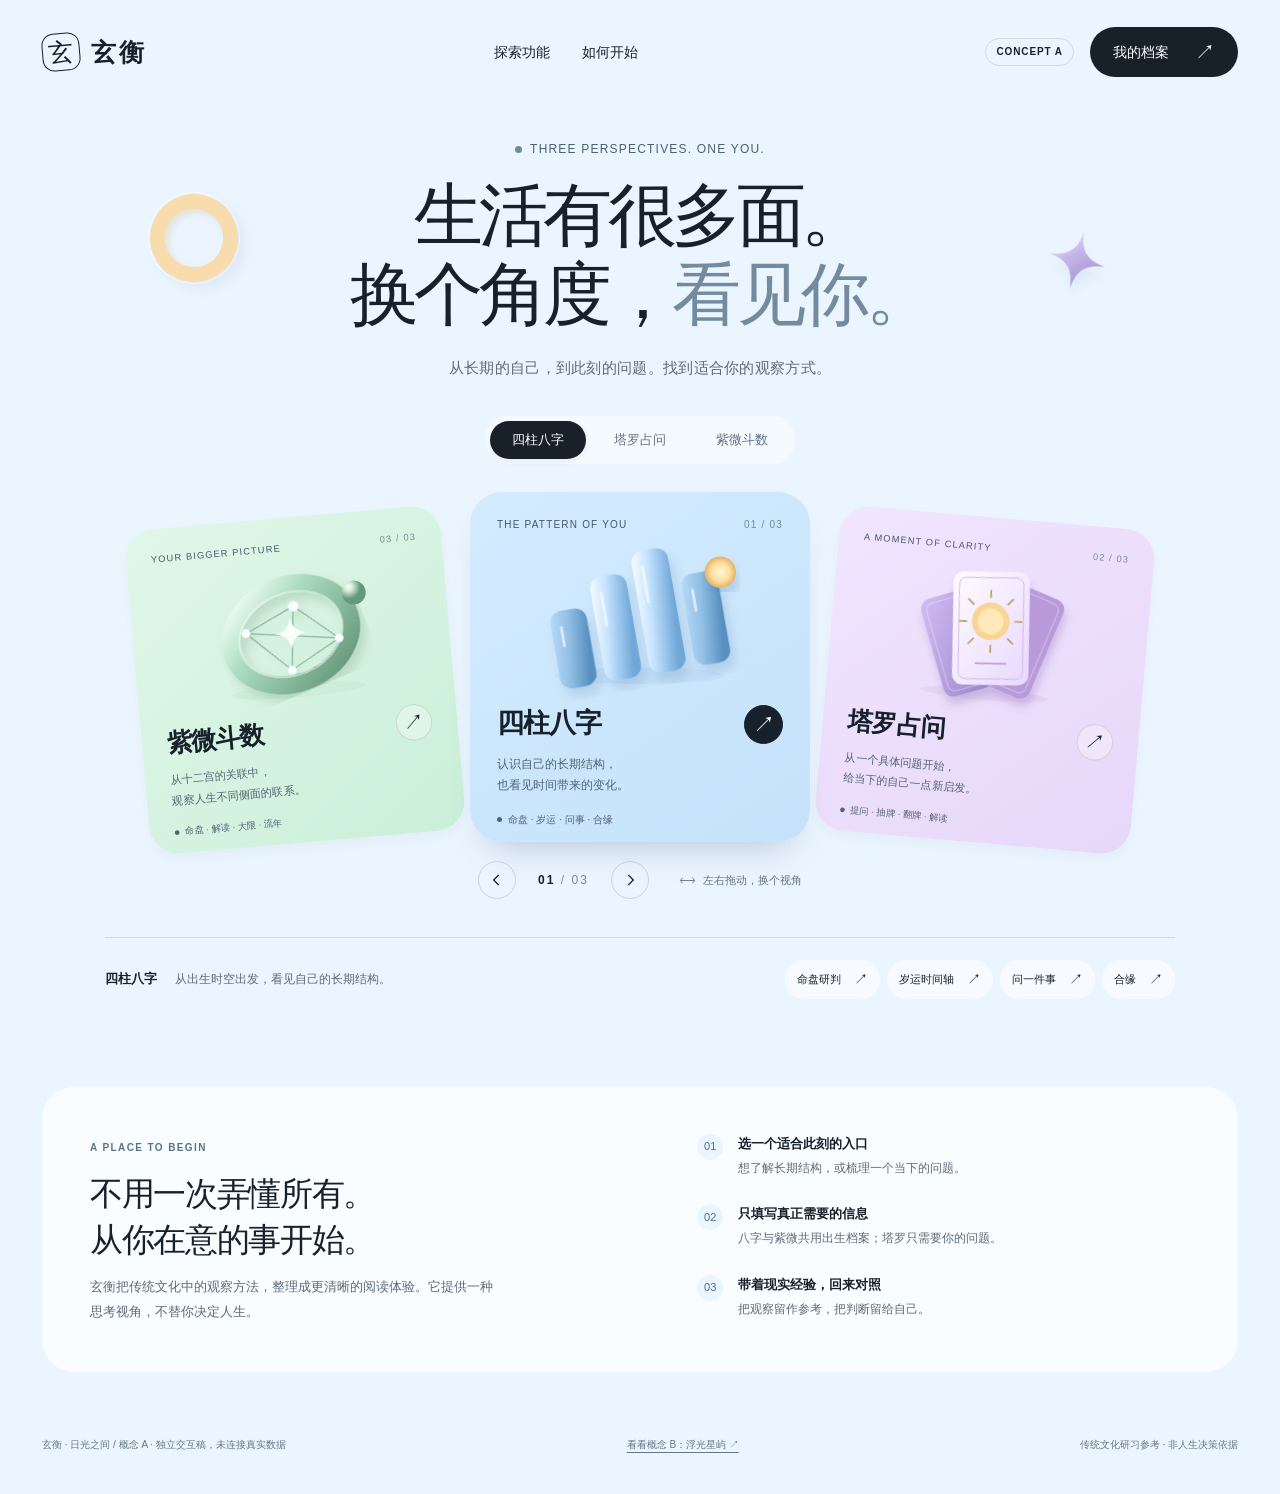
<file: previews/home-concept-a-daylight.html>
<!doctype html>
<html lang="zh-CN">
<head>
<meta charset="utf-8"><meta name="viewport" content="width=device-width,initial-scale=1">
<meta name="color-scheme" content="light">
<title>玄衡 · 日光之间｜首页概念 A</title>
<style>
:root{--bg:#ebf5ff;--ink:#17212c;--muted:#5e6a78;--line:#17212c20;--surface:#fafdff;--accent:#176a98;--font:Inter,"Helvetica Neue","PingFang SC","Microsoft YaHei",sans-serif}
*{box-sizing:border-box}html{scroll-behavior:smooth}body{margin:0;background:var(--bg);color:var(--ink);font:15px/1.6 var(--font);-webkit-font-smoothing:antialiased}button,a{-webkit-tap-highlight-color:transparent}button,input{font:inherit}button{cursor:pointer}a{color:inherit;text-decoration:none}button{color:inherit}button:focus-visible,a:focus-visible,[tabindex]:focus-visible{outline:3px solid #078aff;outline-offset:6px}button:disabled{cursor:default}::selection{background:#b9def9}svg{display:block}button svg{width:20px;height:20px}.shell{max-width:1320px;margin:0 auto;padding:0 42px}
header{height:104px;display:flex;align-items:center;justify-content:space-between;gap:28px}.brand{display:flex;align-items:center;gap:11px}.brand-mark{width:38px;height:38px;display:grid;place-items:center;border:1.5px solid var(--ink);border-radius:12px;font:25px/1 Georgia,"Songti SC",serif;transform:rotate(-5deg)}.brand-name{font-size:25px;font-weight:650;letter-spacing:.12em}.header-nav{display:flex;gap:32px;font-size:14px}.header-actions{display:flex;align-items:center;gap:16px}.version-pill{font-size:10px;font-weight:650;letter-spacing:.09em;border:1px solid var(--line);border-radius:100px;padding:5px 10px;white-space:nowrap}
.button{border:0;border-radius:100px;display:inline-flex;align-items:center;justify-content:center;gap:26px;padding:14px 23px;min-height:48px;font-size:14px;font-weight:550;transition:transform .2s,background .2s}.button:hover{transform:translateY(-2px)}.primary{background:#18212a;color:#fff}.primary:hover{background:#2a3744}.secondary{background:#fff9}.button span:last-child{font-size:20px;line-height:1}
.hero{text-align:center;position:relative;padding:32px 0 12px}.hero-tag{display:inline-flex;align-items:center;gap:8px;color:#486271;font-size:12px;letter-spacing:.1em;margin:0 0 17px}.hero-tag span{width:7px;height:7px;border-radius:50%;background:#688d9e}.hero h1{font-size:clamp(45px,5.4vw,78px);font-weight:550;letter-spacing:-.065em;line-height:1.14;margin:0}.hero h1 em{font-style:normal;color:#728b9e}.hero>p{font-size:15px;color:var(--muted);margin:22px 0 0;letter-spacing:.02em}.hero-orbit{position:absolute;width:88px;height:88px;left:9%;top:90px;border:15px solid #f9dcae;border-radius:50%;box-shadow:inset 2px 5px 7px #c8995d35,4px 9px 12px #8298a81f;transform:rotate(-22deg);background:transparent}.hero-orbit:after{content:"";position:absolute;inset:-17px;border:1px solid #fff8;border-radius:50%}.hero-star{position:absolute;right:11%;top:127px;width:58px;filter:drop-shadow(4px 10px 5px #8496bd20);transform:rotate(14deg)}
.explorer{margin-top:24px}.module-tabs{display:flex;justify-content:center;gap:6px;margin:0 auto 10px;max-width:max-content;background:#fff8;padding:5px;border-radius:100px}.module-tabs button{border:0;background:transparent;color:#627080;border-radius:100px;padding:9px 22px;font-size:13px;transition:.25s}.module-tabs button[aria-pressed=true]{background:#18212a;color:#fff;box-shadow:0 3px 7px #18212a10}.module-tabs button:hover:not([aria-pressed=true]){background:#fff}
.card-stage{height:385px;position:relative;perspective:1200px;touch-action:pan-y;user-select:none;cursor:grab;--drag:0px}.card-stage.dragging{cursor:grabbing}.module-card{position:absolute;width:340px;height:350px;left:50%;top:18px;border-radius:32px;padding:25px 27px 24px;overflow:hidden;transform:translateX(calc(-50% + var(--slot)*345px + var(--drag))) translateY(calc(var(--slot)*var(--slot)*13px)) rotate(calc(var(--slot)*5deg)) scale(.93);transition:transform .55s cubic-bezier(.22,.8,.3,1),box-shadow .5s;box-shadow:0 7px 10px #2a43650a;z-index:1;isolation:isolate}.module-card.selected{transform:translateX(calc(-50% + var(--drag))) translateY(0) rotate(0) scale(1);box-shadow:0 21px 36px -20px #36577455;z-index:3}.module-card:hover{box-shadow:0 18px 26px -20px #29445550}.module-card[data-index="0"]{background:linear-gradient(145deg,#d3ebff,#c5e2fa)}.module-card[data-index="1"]{background:linear-gradient(140deg,#f1e5ff,#e7d7f9)}.module-card[data-index="2"]{background:linear-gradient(140deg,#e1f7e9,#cbefd9)}.card-top{display:flex;align-items:center;justify-content:space-between;font-size:10px;letter-spacing:.12em;color:#45576b}.card-index{font-variant-numeric:tabular-nums;opacity:.65}.art{height:163px;margin:3px auto 0;max-width:240px;pointer-events:none}.art svg{width:100%;height:100%;overflow:visible}.card-heading{display:flex;align-items:center;justify-content:space-between;gap:15px;margin-top:3px}.card-heading h2{font-size:27px;letter-spacing:-.035em;margin:0;font-weight:600}.card-heading .round-button{border:1px solid #17212c20;background:#ffffff55;width:39px;height:39px;display:grid;place-items:center;border-radius:50%;font-size:22px;transition:.2s}.selected .round-button{background:var(--ink);color:#fff;border-color:var(--ink)}.card-heading .round-button:hover{transform:rotate(45deg)}.card-copy{font-size:12px;line-height:1.8;color:#536475;margin:8px 0 0;max-width:250px}.card-footer{font-size:10px;display:flex;gap:6px;align-items:center;margin-top:15px;color:#546374}.card-footer:before{content:"";width:5px;height:5px;border-radius:50%;background:currentColor}
.deck-controls{display:flex;justify-content:center;align-items:center;gap:22px;margin:0 auto;padding-top:2px}.arrow-button{width:38px;height:38px;border:1px solid #17212c26;border-radius:50%;background:transparent;display:grid;place-items:center;transition:.2s}.arrow-button:hover{background:#fff}.deck-counter{font-size:12px;letter-spacing:.17em;color:#7d8a98}.deck-counter strong{color:var(--ink);font-weight:600}.drag-hint{font-size:11px;color:#647887;display:flex;align-items:center;gap:7px;margin-left:8px}.drag-hint svg{width:17px;height:17px}.context{max-width:1070px;margin:38px auto 0;padding:22px 0 26px;border-top:1px solid #17212c20;display:grid;grid-template-columns:1fr auto;gap:20px;align-items:center}.context-copy{display:flex;align-items:center;gap:18px}.context-copy strong{font-size:13px;white-space:nowrap}.context-copy p{font-size:12px;margin:0;color:var(--muted)}.feature-list{display:flex;flex-wrap:wrap;gap:7px}.feature-chip{border:0;background:#fff9;border-radius:100px;padding:8px 12px;font-size:11px;display:flex;align-items:center;gap:13px}.feature-chip:hover{background:#fff}.feature-chip span{font-size:14px}
.guide{margin:62px 0 65px;padding:47px 48px;background:#fafdff;border-radius:32px;display:grid;grid-template-columns:1.1fr 1fr;gap:65px}.eyebrow{font-size:10px;letter-spacing:.14em;font-weight:600;color:#587385}.guide h2{font-size:33px;font-weight:550;line-height:1.4;letter-spacing:-.04em;margin:13px 0 12px}.guide p{font-size:13px;color:var(--muted);margin:0;max-width:410px;line-height:1.9}.guide-steps{display:grid;gap:21px}.guide-step{display:flex;gap:15px}.step-no{font-size:11px;width:26px;height:26px;flex-shrink:0;background:#ebf5ff;border-radius:50%;display:grid;place-items:center;color:#4f718b}.guide-step h3{margin:0 0 2px;font-size:13px;font-weight:600}.guide-step p{font-size:12px}.page-footer{padding:0 0 25px;display:flex;justify-content:space-between;gap:20px;font-size:10px;color:#657786}.page-footer a{text-decoration:underline;text-underline-offset:4px}.sr-only{position:absolute;width:1px;height:1px;overflow:hidden;clip-path:inset(50%);white-space:nowrap}
dialog{border:0;border-radius:32px;padding:43px;width:min(730px,calc(100% - 32px));max-height:85dvh;overflow:auto;background:var(--surface);color:var(--ink);box-shadow:0 30px 130px #203b5040}dialog::backdrop{background:#1d384850;backdrop-filter:blur(8px)}.modal-open{overflow:hidden}.dialog-close{position:absolute;right:20px;top:18px;width:35px;height:35px;display:grid;place-items:center;border:0;background:#eaf1f5;border-radius:50%;font-size:23px}.dialog-content h2{font-size:38px;font-weight:550;line-height:1.3;letter-spacing:-.04em;margin:16px 0}.dialog-lead{font-size:14px;color:var(--muted);max-width:520px}.dialog-tabs{display:flex;gap:5px;flex-wrap:wrap;margin:26px 0 18px}.dialog-tabs button{padding:9px 14px;background:#eaf1f5;border:0;border-radius:100px;font-size:12px}.dialog-tabs button[aria-pressed=true]{background:var(--ink);color:#fff}.dialog-preview{background:#ebf5ff;padding:28px;border-radius:23px;margin:22px 0}.mini-label{font-size:10px;letter-spacing:.06em;color:#658097}.dialog-preview h3{font-size:23px;font-weight:550;margin:14px 0 10px}.dialog-preview p{font-size:13px;color:var(--muted);line-height:1.9}.preview-flow{display:grid;grid-template-columns:repeat(3,1fr);gap:10px;margin-top:25px}.preview-flow>div{padding:17px 12px;background:#ffffffb0;border-radius:13px}.preview-flow span{display:block;font-size:10px;color:#6e8aa0;margin-bottom:6px}.preview-flow strong{font-size:12px;font-weight:550}.prototype-note{font-size:11px;color:#74818c;margin:23px 0}
@media(min-width:1600px){.hero{padding-top:52px}.card-stage{height:405px}.module-card{top:25px}.context{margin-top:42px}}
@media(max-width:1120px){.shell{padding:0 28px}.module-card{width:300px;transform:translateX(calc(-50% + var(--slot)*290px + var(--drag))) translateY(13px) rotate(calc(var(--slot)*5deg)) scale(.9)}.context{grid-template-columns:1fr;justify-items:center;margin-top:26px}.hero-orbit{left:4%;width:60px;height:60px;border-width:11px}.hero-star{right:5%;width:45px}.guide{gap:30px}}
@media(max-width:800px){.hero-orbit,.hero-star{display:none}.header-nav{display:none}header{height:88px}.hero{padding-top:26px}.hero h1{font-size:55px}.hero>p{font-size:13px}.card-stage{height:370px;margin:0 -28px;overflow:hidden}.module-card{width:290px;transform:translateX(calc(-50% + var(--slot)*265px + var(--drag))) translateY(13px) rotate(calc(var(--slot)*5deg)) scale(.89)}.guide{grid-template-columns:1fr;padding:30px}.context-copy{display:block;text-align:center}.context-copy p{margin-top:5px}.guide{margin-top:42px}.page-footer{flex-direction:column;gap:7px}.version-pill{display:none}}
@media(max-width:480px){.shell{padding:0 22px}.brand-mark{width:32px;height:32px;font-size:22px}.brand-name{font-size:23px}.header-actions .button{font-size:12px;padding:10px 17px;min-height:40px;gap:15px}.hero h1{font-size:43px;line-height:1.2}.hero>p{max-width:265px;margin:18px auto 0;line-height:1.8}.hero-tag{font-size:10px}.explorer{margin-top:20px}.module-tabs{gap:1px}.module-tabs button{padding:8px 15px;font-size:12px}.module-card{width:274px;height:335px;padding:22px;transform:translateX(calc(-50% + var(--slot)*253px + var(--drag))) translateY(13px) rotate(calc(var(--slot)*5deg)) scale(.9)}.card-stage{height:369px;margin:0 -22px}.art{height:157px}.card-heading h2{font-size:25px}.drag-hint{display:none}.context{padding-top:20px;margin-top:29px}.feature-list{justify-content:center}.feature-chip{padding:8px 10px;font-size:10px;gap:8px}.guide h2{font-size:28px}.guide{padding:28px 25px}.page-footer{font-size:10px}dialog{padding:35px 23px}.dialog-content h2{font-size:31px}.dialog-preview{padding:20px}.preview-flow{gap:6px}.preview-flow>div{padding:14px 8px}.preview-flow strong{font-size:11px}}
@media(max-width:480px){.hero h1{font-size:clamp(29px,9.2vw,39px)}.hero h1 em{white-space:nowrap}.step-no{font-size:12px}}
@media(prefers-reduced-motion:reduce){html{scroll-behavior:auto}*,*:before,*:after{transition:none!important;animation:none!important}}
</style>
</head>
<body>
<div class="shell">
<header>
<a class="brand" href="#" aria-label="玄衡首页"><span class="brand-mark">玄</span><span class="brand-name">玄衡</span></a>
<nav class="header-nav" aria-label="主导航"><a href="#explore">探索功能</a><a href="#guide">如何开始</a></nav>
<div class="header-actions"><span class="version-pill">CONCEPT A</span><button class="button primary" data-archive>我的档案 <span aria-hidden="true">↗</span></button></div>
</header>
<main>
<section class="hero">
<div class="hero-orbit" aria-hidden="true"></div>
<svg class="hero-star" viewBox="0 0 80 80" aria-hidden="true"><defs><linearGradient id="starFill" x2=".9" y2="1"><stop stop-color="#fff"/><stop offset=".45" stop-color="#c3b4e8"/><stop offset="1" stop-color="#9b8ac6"/></linearGradient></defs><path fill="url(#starFill)" d="M40 0C43 27 53 37 80 40C53 43 43 53 40 80C37 53 27 43 0 40C27 37 37 27 40 0Z"/></svg>
<div class="hero-tag"><span></span> THREE PERSPECTIVES. ONE YOU.</div>
<h1>生活有很多面。<br>换个角度，<em>看见你。</em></h1>
<p>从长期的自己，到此刻的问题。找到适合你的观察方式。</p>
</section>
<section class="explorer" id="explore" aria-label="三大功能卡片">
<div class="module-tabs" role="group" aria-label="选择功能"><button data-select="0" aria-pressed="true">四柱八字</button><button data-select="1" aria-pressed="false">塔罗占问</button><button data-select="2" aria-pressed="false">紫微斗数</button></div>
<div class="card-stage" aria-label="点击卡片或左右拖动，也可用左右方向键切换">
<article class="module-card selected" data-index="0" style="--slot:0" tabindex="0" role="group" aria-label="四柱八字，当前选中">
<div class="card-top"><span>THE PATTERN OF YOU</span><span class="card-index">01 / 03</span></div>
<div class="art" aria-hidden="true">
<svg viewBox="0 0 260 170"><defs>
<linearGradient id="pillar" x1="0" y1="0" x2="1" y2=".35"><stop stop-color="#fafdff"/><stop offset=".4" stop-color="#c6e4ff"/><stop offset="1" stop-color="#70a7d8"/></linearGradient>
<linearGradient id="pillar2" x2="1" y2=".3"><stop stop-color="#b8dcf9"/><stop offset=".5" stop-color="#91bfe4"/><stop offset="1" stop-color="#588fc0"/></linearGradient>
<radialGradient id="orb"><stop stop-color="#fff8d6"/><stop offset=".6" stop-color="#ffde9e"/><stop offset="1" stop-color="#e3b261"/></radialGradient>
<filter id="shadow"><feDropShadow dx="4" dy="10" stdDeviation="6" flood-color="#426e9c" flood-opacity=".19"/></filter></defs>
<ellipse cx="130" cy="148" rx="92" ry="9" fill="#92b7d5" opacity=".16"/>
<g filter="url(#shadow)" transform="translate(30 10) rotate(-10 100 80)">
<rect x="4" y="53" width="40" height="85" rx="13" fill="url(#pillar2)"/><rect x="53" y="24" width="40" height="114" rx="13" fill="url(#pillar)"/>
<rect x="102" y="4" width="40" height="134" rx="13" fill="url(#pillar)"/><rect x="151" y="38" width="40" height="100" rx="13" fill="url(#pillar2)"/>
<path d="M15 71v20M64 42v35M113 22v38M162 56v22" stroke="#fff" stroke-opacity=".65" stroke-width="3" stroke-linecap="round"/>
</g><circle cx="217" cy="36" r="17" fill="url(#orb)" filter="url(#shadow)"/>
</svg></div>
<div class="card-heading"><h2>四柱八字</h2><button class="round-button" data-enter="0" aria-label="探索四柱八字">↗</button></div>
<p class="card-copy">认识自己的长期结构，<br>也看见时间带来的变化。</p><div class="card-footer">命盘 · 岁运 · 问事 · 合缘</div>
</article>
<article class="module-card" data-index="1" style="--slot:1" tabindex="0" role="group" aria-label="塔罗占问，点击切换">
<div class="card-top"><span>A MOMENT OF CLARITY</span><span class="card-index">02 / 03</span></div>
<div class="art" aria-hidden="true">
<svg viewBox="0 0 260 170"><defs><linearGradient id="tarotBack" x2="1" y2="1"><stop stop-color="#d3bdf4"/><stop offset="1" stop-color="#9176c3"/></linearGradient><linearGradient id="tarotFront" x2="1" y2="1"><stop stop-color="#fffcff"/><stop offset="1" stop-color="#e8d8ff"/></linearGradient><filter id="tarotShadow"><feDropShadow dx="3" dy="9" stdDeviation="5" flood-color="#6c4c91" flood-opacity=".23"/></filter></defs>
<ellipse cx="130" cy="155" rx="75" ry="7" fill="#a995c6" opacity=".12"/>
<g filter="url(#tarotShadow)">
<g transform="rotate(-21 125 104)"><rect x="68" y="29" width="84" height="118" rx="12" fill="url(#tarotBack)"/><rect x="74" y="35" width="72" height="106" rx="8" fill="none" stroke="#fff" stroke-opacity=".4"/></g>
<g transform="rotate(18 140 110)"><rect x="105" y="21" width="88" height="124" rx="12" fill="#b89adb"/><rect x="111" y="27" width="76" height="112" rx="8" fill="none" stroke="#fff" stroke-opacity=".4"/></g>
<g transform="rotate(-4 133 89)"><rect x="88" y="12" width="89" height="132" rx="12" fill="url(#tarotFront)"/><rect x="95" y="19" width="75" height="118" rx="8" fill="none" stroke="#cbb4e6"/>
<circle cx="132" cy="70" r="22" fill="#f7d693"/><circle cx="132" cy="70" r="15" fill="#ffe8b9"/><path d="M132 34v8m0 56v8M96 70h8m56 0h8M106 44l6 6m40 40 6 6m-52 0 6-6m40-40 6-6" stroke="#c49a53" stroke-width="2" stroke-linecap="round"/><path d="M115 119h35" stroke="#bca0d2" stroke-width="2" stroke-linecap="round"/></g></g>
</svg></div>
<div class="card-heading"><h2>塔罗占问</h2><button class="round-button" data-enter="1" aria-label="探索塔罗占问">↗</button></div>
<p class="card-copy">从一个具体问题开始，<br>给当下的自己一点新启发。</p><div class="card-footer">提问 · 抽牌 · 翻牌 · 解读</div>
</article>
<article class="module-card" data-index="2" style="--slot:-1" tabindex="0" role="group" aria-label="紫微斗数，点击切换">
<div class="card-top"><span>YOUR BIGGER PICTURE</span><span class="card-index">03 / 03</span></div>
<div class="art" aria-hidden="true"><svg viewBox="0 0 260 170"><defs><linearGradient id="jade" x1=".1" y1="0" x2=".9" y2="1"><stop stop-color="#f0fff4"/><stop offset=".35" stop-color="#aadbbe"/><stop offset="1" stop-color="#659879"/></linearGradient><radialGradient id="jadeOrb" cx=".3" cy=".25"><stop stop-color="#fff"/><stop offset=".35" stop-color="#d2ecd8"/><stop offset="1" stop-color="#66987b"/></radialGradient><filter id="jadeShadow"><feDropShadow dx="3" dy="10" stdDeviation="6" flood-color="#40734e" flood-opacity=".2"/></filter></defs>
<ellipse cx="133" cy="151" rx="79" ry="8" fill="#a4cdb0" opacity=".15"/>
<g filter="url(#jadeShadow)" transform="rotate(-18 130 85)"><ellipse cx="130" cy="85" rx="72" ry="57" fill="none" stroke="url(#jade)" stroke-width="21"/><ellipse cx="130" cy="85" rx="62" ry="48" fill="none" stroke="#f7fff9" stroke-opacity=".55" stroke-width="2"/><path d="m82 64 63-8 35 55-65 13-33-60m33 60 30-68m-63 8 98 47" stroke="#54886e" stroke-opacity=".65" stroke-width="1.3" fill="none"/><circle cx="82" cy="64" r="5" fill="#fafdff"/><circle cx="145" cy="56" r="6" fill="#fafdff"/><circle cx="180" cy="111" r="5" fill="#fafdff"/><circle cx="115" cy="124" r="5" fill="#fafdff"/></g>
<circle cx="207" cy="43" r="14" fill="url(#jadeOrb)"/><path d="M130 66c2 11 7 16 18 18-11 2-16 7-18 18-2-11-7-16-18-18 11-2 16-7 18-18Z" fill="#f8fffa"/>
</svg></div>
<div class="card-heading"><h2>紫微斗数</h2><button class="round-button" data-enter="2" aria-label="探索紫微斗数">↗</button></div>
<p class="card-copy">从十二宫的关联中，<br>观察人生不同侧面的联系。</p><div class="card-footer">命盘 · 解读 · 大限 · 流年</div>
</article>
</div>
<div class="deck-controls"><button class="arrow-button" data-step="-1" aria-label="上一个板块"><svg viewBox="0 0 24 24" fill="none" stroke="currentColor" stroke-width="1.5"><path d="m14 6-6 6 6 6"/></svg></button><span class="deck-counter"><strong data-current-number>01</strong> / 03</span><button class="arrow-button" data-step="1" aria-label="下一个板块"><svg viewBox="0 0 24 24" fill="none" stroke="currentColor" stroke-width="1.5"><path d="m10 6 6 6-6 6"/></svg></button><span class="drag-hint"><svg viewBox="0 0 24 24" fill="none" stroke="currentColor" stroke-width="1.3"><path d="m5 8-3 4 3 4m14-8 3 4-3 4M2 12h20"/></svg>左右拖动，换个视角</span></div>
<div class="context"><div class="context-copy"><strong data-current-name>四柱八字</strong><p data-current-intro>从出生时空出发，看见自己的长期结构。</p></div><div class="feature-list" data-current-features></div></div>
</section>
<section class="guide" id="guide"><div><span class="eyebrow">A PLACE TO BEGIN</span><h2>不用一次弄懂所有。<br>从你在意的事开始。</h2><p>玄衡把传统文化中的观察方法，整理成更清晰的阅读体验。它提供一种思考视角，不替你决定人生。</p></div><div class="guide-steps"><div class="guide-step"><span class="step-no">01</span><div><h3>选一个适合此刻的入口</h3><p>想了解长期结构，或梳理一个当下的问题。</p></div></div><div class="guide-step"><span class="step-no">02</span><div><h3>只填写真正需要的信息</h3><p>八字与紫微共用出生档案；塔罗只需要你的问题。</p></div></div><div class="guide-step"><span class="step-no">03</span><div><h3>带着现实经验，回来对照</h3><p>把观察留作参考，把判断留给自己。</p></div></div></div></section>
</main>
<footer class="page-footer"><span>玄衡 · 日光之间 / 概念 A · 独立交互稿，未连接真实数据</span><a href="home-concept-b-midnight.html">看看概念 B：浮光星屿 ↗</a><span>传统文化研习参考 · 非人生决策依据</span></footer>
</div>
<p class="sr-only" data-announcement aria-live="polite" aria-atomic="true"></p>
<dialog aria-label="功能概念预览"><button class="dialog-close" data-close aria-label="关闭">×</button><div class="dialog-content"></div></dialog>
<script>
const modules = [
 {name:"四柱八字",en:"BAZI",intro:"从出生时空出发，看见自己的长期结构。",source:"使用出生档案",features:["命盘研判","岁运时间轴","问一件事","合缘"],descriptions:["把四柱、五行与结构依据放在一起阅读。先看清信息，再理解它们之间的关系。","以大运为背景，逐层查看流年与流月。时间是一条可探索的路径，而不是一段堆叠的文字。","带着具体问题，结合命盘整理思路。问事与历史记录保持在同一个工作空间。","选择两份出生档案，观察相处中的互补与差异。关系不由一个分数决定。"],items:[["四柱结构","五行分布","命局观察"],["大运","流年","流月"],["当前问题","判断依据","历史问事"],["两份档案","关系线索","相处建议"]]},
 {name:"塔罗占问",en:"TAROT",intro:"给此刻的具体问题，留一个重新思考的空间。",source:"从一个具体问题开始",features:["提出问题","选择牌阵","抽牌与翻牌","回看记录"],descriptions:["先写下真正关心的具体问题。没有问题时，不会抽出牌，也不会出现解读。","围绕问题选择合适的牌阵。让每一个位置都承担清楚的含义。","先抽牌，再亲手翻开。所有牌面揭晓后，才进入完整解读。","保留问题、牌阵与当次解读。重新打开记录，不会重新抽牌。"],items:[["明确问题","保留背景","确认范围"],["单张牌","三牌阵","更多牌阵"],["牌背","逐张揭晓","完整解读"],["原始问题","当次牌面","保存的解读"]]},
 {name:"紫微斗数",en:"ZIWEI",intro:"把十二宫连成一张图，理解人生不同侧面的联系。",source:"与八字共用出生档案",features:["十二宫命盘","命盘解读","大限流年","历史报告"],descriptions:["用十二宫组织星曜、四化与宫位关系。点击宫位，聚焦相关结构。","从事业、关系等具体主题展开。先呈现命盘依据，再给出可供现实检验的观察。","切换大限与流年，把本命结构与时间变化分层阅读。","按出生档案与观察主题回看已有报告，保持每次阅读的上下文。"],items:[["十二宫","星曜与四化","三方四正"],["观察主题","结构依据","发展方向"],["本命层","大限层","流年层"],["出生档案","观察主题","原始报告"]]}
];
let active = 0, start = null, suppressUntil = 0;
const stage = document.querySelector(".card-stage");
const cards = [...document.querySelectorAll(".module-card")];
const tabs = [...document.querySelectorAll("[data-select]")];
const modal = document.querySelector("dialog");
let returnFocus = null;
function select(index, announce=true){
 active = (index+3)%3;
 cards.forEach((card,i)=>{
  let slot=(i-active+3)%3; if(slot===2)slot=-1;
  card.style.setProperty("--slot",slot);
  card.dataset.position = slot===0?"center":slot<0?"left":"right";
  card.classList.toggle("selected",i===active);
  card.setAttribute("aria-label",modules[i].name+(i===active?"，当前选中":"，点击切换"));
 });
 tabs.forEach(button=>button.setAttribute("aria-pressed",String(Number(button.dataset.select)===active)));
 document.querySelectorAll("[data-current-name]").forEach(el=>el.textContent=modules[active].name);
 document.querySelectorAll("[data-current-intro]").forEach(el=>el.textContent=modules[active].intro);
 document.querySelectorAll("[data-current-source]").forEach(el=>el.textContent=modules[active].source);
 document.querySelectorAll("[data-current-number]").forEach(el=>el.textContent=String(active+1).padStart(2,"0"));
 const featureWrap=document.querySelector("[data-current-features]");
 if(featureWrap)featureWrap.innerHTML=modules[active].features.map((name,i)=>'<button class="feature-chip" data-feature="'+i+'">'+name+'<span aria-hidden="true">↗</span></button>').join("");
 if(announce)document.querySelector("[data-announcement]").textContent="已切换到"+modules[active].name+"。"+modules[active].intro;
}
function openModal(content){
 returnFocus=document.activeElement;
 modal.querySelector(".dialog-content").innerHTML=content;
 modal.showModal();
 document.body.classList.add("modal-open");
 modal.querySelector(".dialog-close").focus();
}
function openModule(index=active,feature=0){
 select(index);
 const m=modules[index];
 openModal('<span class="eyebrow">MODULE '+String(index+1).padStart(2,"0")+' · 内容结构预览</span><h2>'+m.name+'</h2><p class="dialog-lead">'+m.intro+'</p><div class="dialog-tabs" role="group" aria-label="'+m.name+'内容切换">'+m.features.map((n,i)=>'<button data-dialog-feature="'+i+'" aria-pressed="'+(i===feature)+'">'+n+'</button>').join("")+'</div><div class="dialog-preview"></div><p class="prototype-note">这是交互与布局概念，不读取真实档案，不生成命理解读。</p><button class="button primary" data-close>返回三张卡片 <span aria-hidden="true">↙</span></button>');
 renderFeature(feature);
}
function renderFeature(index){
 const m=modules[active];
 modal.querySelectorAll("[data-dialog-feature]").forEach(b=>b.setAttribute("aria-pressed",String(Number(b.dataset.dialogFeature)===index)));
 modal.querySelector(".dialog-preview").innerHTML='<span class="mini-label">功能预览 / '+m.source+'</span><h3>'+m.features[index]+'</h3><p>'+m.descriptions[index]+'</p><div class="preview-flow">'+m.items[index].map((s,i)=>'<div><span>0'+(i+1)+'</span><strong>'+s+'</strong></div>').join("")+'</div>';
}
function closeModal(){modal.close();}
modal.addEventListener("close",()=>{document.body.classList.remove("modal-open");if(returnFocus?.isConnected)returnFocus.focus();});
modal.addEventListener("click",e=>{
 if(e.target===modal){const b=modal.getBoundingClientRect();if(e.clientX<b.left||e.clientX>b.right||e.clientY<b.top||e.clientY>b.bottom)closeModal();}
});
document.addEventListener("click",e=>{
 if(performance.now()<suppressUntil && e.target.closest(".card-stage")){e.preventDefault();return;}
 const button=e.target.closest("button,a");
 if(button?.hasAttribute("data-select"))select(Number(button.dataset.select));
 else if(button?.hasAttribute("data-step"))select(active+Number(button.dataset.step));
 else if(button?.hasAttribute("data-enter"))openModule(button.dataset.enter==="active"?active:Number(button.dataset.enter));
 else if(button?.hasAttribute("data-feature"))openModule(active,Number(button.dataset.feature));
 else if(button?.hasAttribute("data-dialog-feature"))renderFeature(Number(button.dataset.dialogFeature));
 else if(button?.hasAttribute("data-close"))closeModal();
 else if(button?.hasAttribute("data-archive"))openModal('<span class="eyebrow">YOUR SPACE · 出生档案</span><h2>一份档案，<br>两种观察方式。</h2><p class="dialog-lead">四柱八字与紫微斗数共用出生档案。塔罗从当下的问题开始，不需要出生资料。</p><div class="dialog-preview"><span class="mini-label">概念演示</span><h3>真实资料，仍留在原来的项目中。</h3><p>这份独立概念稿没有连接数据库，也不会读取、新增或修改你的出生档案。</p></div><button class="button primary" data-close>知道了 <span aria-hidden="true">↗</span></button>');
 else if(e.target.closest(".module-card"))select(Number(e.target.closest(".module-card").dataset.index));
});
stage.addEventListener("keydown",e=>{
 if(e.key==="ArrowRight"||e.key==="ArrowLeft"){e.preventDefault();select(active+(e.key==="ArrowRight"?1:-1));}
 else if((e.key==="Enter"||e.key===" ")&&e.target.classList.contains("module-card")){e.preventDefault();select(Number(e.target.dataset.index));}
});
stage.addEventListener("pointerdown",e=>{
 if(e.button!==0||e.target.closest("button,a"))return;
 start={x:e.clientX,y:e.clientY,id:e.pointerId,moved:false};
});
stage.addEventListener("pointermove",e=>{
 if(!start||e.pointerId!==start.id)return;
 const dx=e.clientX-start.x,dy=e.clientY-start.y;
 if(!start.moved&&Math.abs(dy)>12&&Math.abs(dy)>Math.abs(dx)){start=null;return;}
 if(Math.abs(dx)>8){start.moved=true;stage.setPointerCapture(e.pointerId);stage.classList.add("dragging");stage.style.setProperty("--drag",Math.max(-45,Math.min(45,dx*.25))+"px");}
});
function endDrag(e){
 if(!start||e.pointerId!==start.id)return;
 const dx=e.clientX-start.x;
 if(start.moved){suppressUntil=performance.now()+250;if(Math.abs(dx)>48)select(active+(dx<0?1:-1));}
 stage.classList.remove("dragging");stage.style.setProperty("--drag","0px");start=null;
 if(stage.hasPointerCapture(e.pointerId))stage.releasePointerCapture(e.pointerId);
}
stage.addEventListener("pointerup",endDrag);
stage.addEventListener("pointercancel",e=>{stage.classList.remove("dragging");stage.style.setProperty("--drag","0px");start=null;});
select(0,false);
</script>
</body></html>
</file>
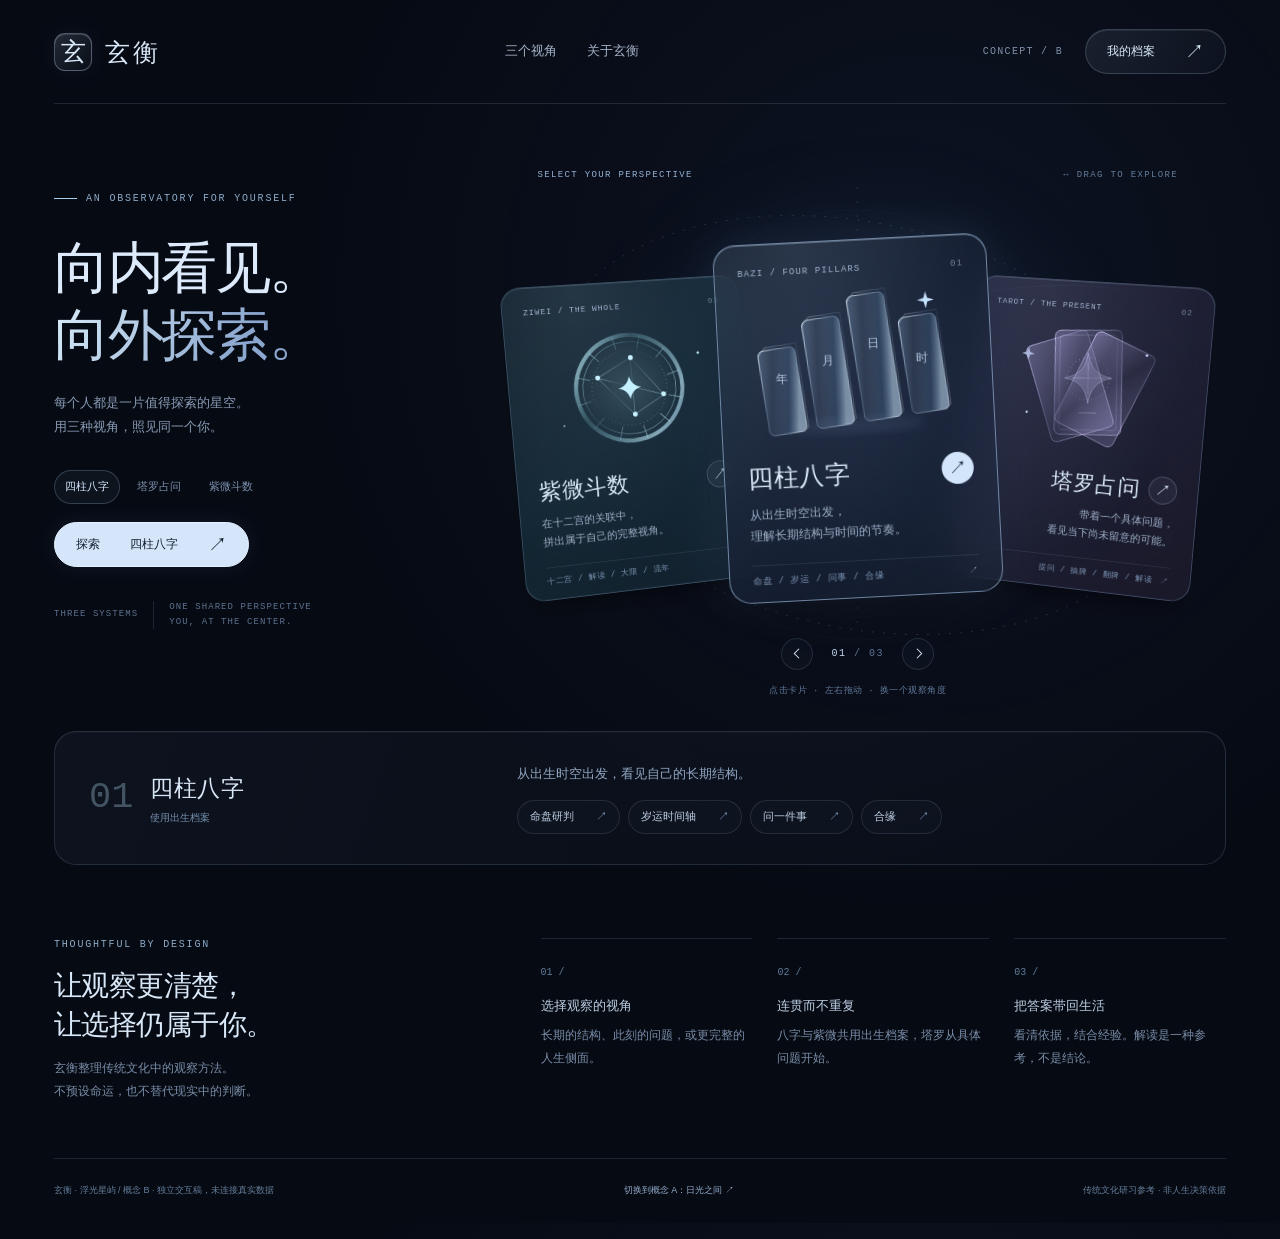
<file: previews/home-concept-b-midnight.html>
<!doctype html>
<html lang="zh-CN">
<head>
<meta charset="utf-8"><meta name="viewport" content="width=device-width,initial-scale=1"><meta name="color-scheme" content="dark">
<title>玄衡 · 浮光星屿｜首页概念 B</title>
<style>
:root{--bg:#060a13;--ink:#d9e8f8;--muted:#8696af;--line:#bfdcff21;--font:Inter,"Helvetica Neue","PingFang SC","Microsoft YaHei",sans-serif;--drag:0px}
*{box-sizing:border-box}html{scroll-behavior:smooth}body{margin:0;background:var(--bg);color:var(--ink);font:15px/1.6 var(--font);-webkit-font-smoothing:antialiased;background-image:radial-gradient(ellipse at 72% 24%,#31447228,transparent 47%)}a{color:inherit;text-decoration:none}button{font:inherit;cursor:pointer;color:inherit;-webkit-tap-highlight-color:transparent}button:focus-visible,a:focus-visible,[tabindex]:focus-visible{outline:2px solid #adceff;outline-offset:6px}svg{display:block}button svg{width:19px;height:19px}::selection{background:#5a7ca480}.shell{max-width:1400px;margin:auto;padding:0 54px}header{height:104px;display:flex;align-items:center;justify-content:space-between;border-bottom:1px solid var(--line);gap:24px}.brand{display:flex;gap:13px;align-items:center}.brand-mark{width:38px;height:38px;display:grid;place-items:center;border:1px solid #c6dcfa52;border-radius:11px;background:linear-gradient(135deg,#c4e2ff27,#9cc9fb06);box-shadow:inset 0 1px 0 #fff2,0 0 20px #a8d0ff10;font:25px/1 Georgia,"Songti SC",serif}.brand-name{font-size:25px;font-weight:550;letter-spacing:.12em}.header-nav{display:flex;gap:30px;font-size:13px;color:#a6b4c9}.header-nav a:hover{color:#e5f1ff}.header-actions{display:flex;align-items:center;gap:22px}.concept-label{font:10px/1.5 ui-monospace,monospace;letter-spacing:.13em;color:#8090a8}.button{display:inline-flex;align-items:center;justify-content:center;gap:30px;border:1px solid #cae1ff30;border-radius:100px;background:linear-gradient(125deg,#c4e2ff16,#adc8ff07);box-shadow:inset 0 1px 0 #fff1;padding:12px 21px;min-height:44px;font-size:12px;transition:.25s}.button:hover{background:#b9d9ff20;border-color:#cae1ff60}.button span:last-child{font-size:19px;line-height:1}.primary{background:#d6e6fa;color:#142133;border-color:#e6f1ff;box-shadow:0 0 20px #8fbafc18}.primary:hover{background:#ecf4ff;color:#142133}.eyebrow{font:10px/1.6 ui-monospace,"SFMono-Regular",monospace;letter-spacing:.18em;color:#8dabc8}
.showcase{display:grid;grid-template-columns:.82fr 1.4fr;gap:4px;align-items:center;min-height:625px;padding:46px 0 20px;position:relative}.hero{position:relative;z-index:5;padding-bottom:38px}.hero .eyebrow{display:flex;align-items:center;gap:9px}.hero .eyebrow:before{content:"";width:23px;height:1px;background:#a7cdef}.hero h1{font-size:clamp(44px,4.4vw,66px);line-height:1.2;letter-spacing:-.04em;font-weight:450;margin:27px 0 22px;color:#dceafb}.hero h1 span{background:linear-gradient(120deg,#d8ecf8,#8ba7cf 70%);color:transparent;background-clip:text}.hero>p{font-size:13px;color:#899bb5;line-height:1.9;max-width:280px;margin:0 0 30px}.hero-note{display:flex;align-items:center;gap:15px;margin-top:33px;color:#5e728f;font:9px/1.7 ui-monospace,monospace;letter-spacing:.12em}.hero-note span{height:28px;width:1px;background:var(--line)}
.deck-wrap{min-width:0;position:relative;padding-top:8px}.deck-wrap:before{content:"";position:absolute;width:570px;height:470px;left:50%;top:0;transform:translateX(-50%);border-radius:50%;background:radial-gradient(ellipse,#759be733,transparent 63%);filter:blur(45px);pointer-events:none}.deck-topline{display:flex;align-items:center;justify-content:space-between;color:#647d9d;font:9px/1.5 ui-monospace,monospace;letter-spacing:.15em;padding:0 48px}.deck-topline span:first-child{color:#96b3d3}.card-stage{height:460px;position:relative;perspective:1400px;touch-action:pan-y;user-select:none;cursor:grab;isolation:isolate;--drag:0px}.card-stage.dragging{cursor:grabbing}.orbit-lines{position:absolute;inset:0;width:100%;height:100%;opacity:.35;pointer-events:none}.module-card{position:absolute;left:50%;top:56px;width:274px;height:359px;padding:23px;border-radius:22px;border:1px solid #a9d5ff3b;background:linear-gradient(135deg,#3a4d643b,#182238b8 45%,#263b543f);box-shadow:inset 0 1px 0 #e1f1ff20,inset 0 -1px 0 #9ac6ff0a,0 20px 35px -20px #000b;backdrop-filter:blur(22px);transform:translateX(calc(-50% + var(--slot)*193px + var(--drag))) translateY(17px) rotateY(calc(var(--slot)*-21deg)) rotateZ(calc(var(--slot)*5deg)) scale(.84);transition:transform .6s cubic-bezier(.2,.8,.2,1),border-color .5s,box-shadow .5s;z-index:1;overflow:hidden}.module-card:before{content:"";position:absolute;inset:0;border-radius:inherit;pointer-events:none;background:radial-gradient(ellipse at 30% 0%,#c7e4ff18,transparent 65%)}.module-card.selected{z-index:3;border-color:#b8d9ff8a;box-shadow:inset 0 1px 0 #e1f1ff45,0 0 45px #75aff918,0 24px 45px -15px #0008;transform:translateX(calc(-50% + var(--drag))) translateY(0) rotateY(0) rotateZ(-3deg) scale(1)}.module-card[data-index="1"]{background:linear-gradient(140deg,#5845783b,#24243cbb 45%,#4737543f)}.module-card[data-index="2"]{background:linear-gradient(140deg,#3565763b,#162f3dbb 45%,#2956633f)}.card-top{display:flex;justify-content:space-between;align-items:center;font:9px/1.5 ui-monospace,monospace;letter-spacing:.12em;color:#9db0ca}.card-index{opacity:.65}.art{height:179px;position:relative;pointer-events:none}.art svg{width:100%;height:100%;overflow:visible}.card-heading{display:flex;align-items:center;justify-content:space-between;gap:10px;margin-top:0}.card-heading h2{font-size:25px;line-height:1.4;font-weight:450;letter-spacing:.02em;margin:0}.round-button{width:32px;height:32px;border:1px solid #c8e5ff39;border-radius:50%;display:grid;place-items:center;background:#d0e7ff0e;font-size:18px;transition:.25s}.selected .round-button{background:#d2e5fa;color:#192539;border-color:transparent}.round-button:hover{transform:rotate(45deg)}.card-copy{font-size:11px;line-height:1.8;color:#9badc5;margin:9px 0 0;max-width:206px}.card-footer{font:8px/1.4 ui-monospace,monospace;color:#7a93b1;letter-spacing:.07em;margin-top:17px;border-top:1px solid #b6d9fc1a;padding-top:10px;display:flex;justify-content:space-between}
.deck-controls{display:flex;align-items:center;justify-content:center;gap:18px;margin-top:-5px;position:relative;z-index:5}.arrow-button{height:32px;width:32px;border:1px solid var(--line);border-radius:50%;background:#99c6ff06;display:grid;place-items:center}.arrow-button:hover{background:#b9d9ff20}.deck-counter{font:10px/1.5 ui-monospace,monospace;letter-spacing:.15em;color:#5e7494}.deck-counter strong{font-weight:400;color:#c1d5ee}.drag-hint{text-align:center;font:9px/1.5 ui-monospace,monospace;color:#5f7898;letter-spacing:.05em;margin:15px 0 0}.module-tabs{display:flex;gap:6px;flex-wrap:wrap;margin-bottom:18px}.module-tabs button{font-size:11px;padding:7px 10px;border:1px solid transparent;background:transparent;border-radius:100px;color:#7d91ae;transition:.2s}.module-tabs button[aria-pressed=true]{color:#d5e8ff;border-color:#b6d9fc37;background:#c0ddff0c}
.module-details{border:1px solid #a7c7ee26;border-radius:22px;background:linear-gradient(110deg,#accfff0c,#7d9cc505);box-shadow:inset 0 1px 0 #ffffff08;display:grid;grid-template-columns:.78fr 1.35fr;gap:38px;padding:30px 34px;align-items:center;margin:2px 0 0}.detail-title{display:flex;align-items:center;gap:17px}.detail-number{font:37px/1 ui-monospace,monospace;font-weight:200;color:#8faec46b}.detail-title h2{font-size:23px;font-weight:450;letter-spacing:.02em;margin:0 0 4px}.detail-title p{font-size:10px;color:#7590af;margin:0}.detail-right p{font-size:12px;line-height:1.8;color:#91a6c2;margin:0 0 15px}.feature-list{display:flex;flex-wrap:wrap;gap:8px}.feature-chip{font-size:10px;padding:7px 12px;border:1px solid #b9d7ff1f;border-radius:100px;background:#c4ddff05;display:flex;align-items:center;gap:22px;color:#bdcde2}.feature-chip:hover{background:#d6e8ff12}.feature-chip span{color:#86a6cf}.guide{margin:65px 0 55px;display:grid;grid-template-columns:.85fr 1.35fr;gap:55px;align-items:start}.guide h2{font-size:28px;font-weight:400;letter-spacing:-.02em;line-height:1.4;margin:12px 0 13px}.guide p{font-size:12px;line-height:1.9;color:#798da8;margin:0;max-width:330px}.guide-steps{display:grid;grid-template-columns:repeat(3,1fr);gap:25px;padding-top:8px}.guide-step{border-top:1px solid var(--line);padding-top:19px}.step-no{font:10px/1.5 ui-monospace,monospace;color:#607b9b}.guide-step h3{font-size:12px;font-weight:500;margin:14px 0 7px;color:#bdcfe4}.guide-step p{font-size:11px}.page-footer{display:flex;justify-content:space-between;gap:20px;font-size:9px;padding:24px 0 26px;border-top:1px solid var(--line);color:#667f9b}.page-footer a{color:#95adcd}.sr-only{position:absolute;width:1px;height:1px;overflow:hidden;clip-path:inset(50%);white-space:nowrap}
dialog{border:1px solid #aacffb42;border-radius:24px;padding:40px;width:min(730px,calc(100% - 32px));max-height:85dvh;overflow:auto;color:var(--ink);background:linear-gradient(140deg,#1e2a3b,#0c1422);box-shadow:inset 0 1px 0 #fff2,0 30px 120px #000a}dialog::backdrop{background:#010613aa;backdrop-filter:blur(10px)}.modal-open{overflow:hidden}.dialog-close{position:absolute;right:17px;top:17px;width:33px;height:33px;display:grid;place-items:center;border:1px solid var(--line);border-radius:50%;background:#e0edff08;font-size:22px;color:#b6c8df}.dialog-content h2{font-size:38px;line-height:1.3;letter-spacing:-.03em;font-weight:450;margin:17px 0}.dialog-lead{font-size:13px;line-height:1.8;color:#91a5c0}.dialog-tabs{display:flex;gap:7px;flex-wrap:wrap;margin:25px 0 20px}.dialog-tabs button{padding:8px 12px;border:1px solid var(--line);background:#c0ddff06;border-radius:100px;font-size:11px;color:#95accb}.dialog-tabs button[aria-pressed=true]{background:#d3e4fa;color:#10233b}.dialog-preview{background:#b9d7ff06;border:1px solid var(--line);border-radius:18px;padding:27px;margin:22px 0}.mini-label{font-size:9px;letter-spacing:.06em;color:#7694b5}.dialog-preview h3{font-size:23px;font-weight:450;margin:15px 0 10px}.dialog-preview p{font-size:13px;line-height:1.9;color:#92a7c3}.preview-flow{display:grid;grid-template-columns:repeat(3,1fr);gap:10px;margin-top:24px}.preview-flow>div{border:1px solid var(--line);padding:17px 11px;border-radius:12px;background:#bddbff06}.preview-flow span{display:block;font:9px/1.5 ui-monospace,monospace;margin-bottom:7px;color:#7290b1}.preview-flow strong{font-size:11px;font-weight:450}.prototype-note{font-size:10px;color:#6881a0;margin:23px 0}
@media(min-width:1600px){.showcase{min-height:690px}.hero h1{font-size:75px}.card-stage{height:495px}.module-card{width:292px;height:390px;padding:27px;transform:translateX(calc(-50% + var(--slot)*210px + var(--drag))) translateY(17px) rotateY(calc(var(--slot)*-21deg)) rotateZ(calc(var(--slot)*5deg)) scale(.84)}.art{height:193px}.card-heading h2{font-size:27px}.card-copy{font-size:12px}}
@media(max-width:1150px){.shell{padding:0 32px}.showcase{grid-template-columns:.7fr 1.3fr}.hero h1{font-size:49px}.module-card{width:240px;height:338px;padding:21px;transform:translateX(calc(-50% + var(--slot)*163px + var(--drag))) translateY(17px) rotateY(calc(var(--slot)*-21deg)) rotateZ(calc(var(--slot)*5deg)) scale(.82)}.art{height:166px}.card-heading h2{font-size:23px}.card-copy{font-size:10px}.deck-topline{padding:0 15px}.hero>p{font-size:12px}.module-tabs{gap:0}.module-tabs button{padding:7px 8px;font-size:10px}.module-details{grid-template-columns:.85fr 1.15fr;gap:20px}}
@media(max-width:850px){header{height:88px}.header-nav{display:none}.showcase{grid-template-columns:1fr;padding:40px 0 28px;gap:14px}.hero{text-align:center;padding:0}.hero .eyebrow{justify-content:center}.hero h1{font-size:53px;margin:19px 0 15px}.hero h1 br{display:none}.hero>p{margin:0 auto 19px;max-width:390px;font-size:12px}.hero-note{display:none}.module-tabs{justify-content:center;margin-bottom:0}.hero>.button{display:none}.deck-wrap{padding-top:10px}.deck-wrap:before{width:90%;height:410px}.deck-topline{max-width:520px;margin:auto}.card-stage{height:405px;margin:0 -32px;overflow:hidden}.module-card{top:26px;width:265px;height:350px;padding:24px;transform:translateX(calc(-50% + var(--slot)*198px + var(--drag))) translateY(17px) rotateY(calc(var(--slot)*-21deg)) rotateZ(calc(var(--slot)*5deg)) scale(.84)}.art{height:170px}.card-heading h2{font-size:25px}.card-copy{font-size:11px}.module-details{grid-template-columns:1fr;padding:25px;gap:22px}.detail-right p{margin-bottom:14px}.guide{grid-template-columns:1fr;gap:28px;margin-top:46px}.guide>div:first-child p{max-width:500px}.guide-steps{gap:20px}.page-footer{flex-wrap:wrap;font-size:10px}}
@media(max-width:480px){.shell{padding:0 23px}.brand-mark{width:33px;height:33px;font-size:22px}.brand-name{font-size:23px}.concept-label{display:none}.header-actions .button{font-size:11px;padding:10px 15px;gap:12px;min-height:39px}.showcase{padding-top:34px}.hero h1{font-size:42px;line-height:1.2;margin:20px 0 16px}.hero h1 br{display:block}.hero>p{max-width:265px}.eyebrow{font-size:9px}.module-tabs button{font-size:11px;padding:7px 12px}.deck-topline{padding:0 4px;font-size:8px}.deck-topline span:last-child{display:none}.card-stage{margin:0 -23px;height:389px}.module-card{width:247px;height:331px;top:25px;padding:22px;transform:translateX(calc(-50% + var(--slot)*183px + var(--drag))) translateY(17px) rotateY(calc(var(--slot)*-21deg)) rotateZ(calc(var(--slot)*5deg)) scale(.82)}.art{height:157px}.card-heading h2{font-size:24px}.card-copy{font-size:11px}.card-footer{font-size:7px;margin-top:12px}.guide h2{font-size:27px}.guide-steps{grid-template-columns:1fr;gap:18px}.guide-step{display:grid;grid-template-columns:24px 1fr;padding-top:15px;gap:12px}.guide-step h3{margin-top:0}.guide-step p{max-width:none}.feature-chip{gap:10px;font-size:10px}.feature-list{gap:6px}.module-details{padding:22px}.page-footer{flex-direction:column;gap:10px}dialog{padding:35px 22px}.dialog-content h2{font-size:31px}.dialog-preview{padding:19px}.preview-flow{gap:6px}.preview-flow>div{padding:14px 8px}.preview-flow strong{font-size:10px}}
@media(min-width:1151px){.module-card:not(.selected){transform:translateX(calc(-50% + var(--slot)*224px + var(--drag))) translateY(17px) rotateY(calc(var(--slot)*-16deg)) rotateZ(calc(var(--slot)*5deg)) scale(.86)}.card-copy{font-size:12px}.card-footer{font-size:9px}.detail-right p{font-size:13px}.feature-chip{font-size:11px}.guide-step p{font-size:12px}.guide-step h3{font-size:13px}}
.module-card[data-position="right"] .card-heading{justify-content:flex-end;gap:10px}.module-card[data-position="right"] .card-copy{text-align:right;max-width:none}.module-card[data-position="right"] .card-footer{justify-content:flex-end;gap:9px}
@media(max-width:480px){.step-no{white-space:nowrap}.guide-step{grid-template-columns:29px 1fr}}
@media(prefers-reduced-motion:reduce){html{scroll-behavior:auto}*,*:before,*:after{transition:none!important;animation:none!important}}
</style>
</head>
<body>
<div class="shell">
<header><a class="brand" href="#" aria-label="玄衡首页"><span class="brand-mark">玄</span><span class="brand-name">玄衡</span></a><nav class="header-nav" aria-label="主导航"><a href="#explore">三个视角</a><a href="#guide">关于玄衡</a></nav><div class="header-actions"><span class="concept-label">CONCEPT / B</span><button class="button" data-archive>我的档案 <span aria-hidden="true">↗</span></button></div></header>
<main>
<section class="showcase" id="explore">
<div class="hero"><span class="eyebrow">AN OBSERVATORY FOR YOURSELF</span><h1>向内看见。<br><span>向外探索。</span></h1><p>每个人都是一片值得探索的星空。<br>用三种视角，照见同一个你。</p><div class="module-tabs" role="group" aria-label="选择功能"><button data-select="0" aria-pressed="true">四柱八字</button><button data-select="1" aria-pressed="false">塔罗占问</button><button data-select="2" aria-pressed="false">紫微斗数</button></div><button class="button primary" data-enter="active">探索<span data-current-name style="font-size:12px">四柱八字</span><span aria-hidden="true">↗</span></button><div class="hero-note">THREE SYSTEMS<span></span>ONE SHARED PERSPECTIVE<br>YOU, AT THE CENTER.</div></div>
<div class="deck-wrap"><div class="deck-topline"><span>SELECT YOUR PERSPECTIVE</span><span>↔ DRAG TO EXPLORE</span></div>
<div class="card-stage" aria-label="点击卡片或左右拖动，也可用左右方向键切换">
<svg class="orbit-lines" viewBox="0 0 700 460" fill="none" stroke="#9fbfea" stroke-width=".5" aria-hidden="true"><ellipse cx="350" cy="242" rx="331" ry="100" transform="rotate(-18 350 242)"/><ellipse cx="350" cy="242" rx="320" ry="202" transform="rotate(13 350 242)" stroke-dasharray="2 9"/><path d="M350 4v437M10 242h681" stroke-dasharray="2 12"/><circle cx="350" cy="242" r="215" stroke-opacity=".2"/></svg>
<article class="module-card selected" data-index="0" style="--slot:0" tabindex="0" role="group" aria-label="四柱八字，当前选中">
<div class="card-top"><span>BAZI / FOUR PILLARS</span><span class="card-index">01</span></div>
<div class="art" aria-hidden="true"><svg viewBox="0 0 240 180"><defs><linearGradient id="glassPillar" x1="0" x2="1" y2=".35"><stop stop-color="#9dc6f5" stop-opacity=".28"/><stop offset=".35" stop-color="#cce8ff" stop-opacity=".08"/><stop offset=".75" stop-color="#628eba" stop-opacity=".23"/><stop offset="1" stop-color="#cce8ff" stop-opacity=".52"/></linearGradient><linearGradient id="pillarEdge" x2=".8" y2="1"><stop stop-color="#e7f5ff"/><stop offset=".5" stop-color="#b7d9fc" stop-opacity=".27"/><stop offset="1" stop-color="#e7f5ff" stop-opacity=".6"/></linearGradient><filter id="glow"><feGaussianBlur stdDeviation="5"/></filter></defs>
<ellipse cx="119" cy="152" rx="72" ry="9" fill="#aacfff" opacity=".08" filter="url(#glow)"/>
<g transform="translate(14 16) rotate(-6 100 70)" stroke="url(#pillarEdge)" stroke-width=".9" fill="url(#glassPillar)">
<rect x="5" y="43" width="40" height="91" rx="6"/><path d="m5 49 8-9h34v90l-6 5" fill="none" opacity=".45"/>
<rect x="56" y="18" width="40" height="116" rx="6"/><path d="m56 24 8-9h34v114l-6 6" fill="none" opacity=".45"/>
<rect x="107" y="0" width="40" height="134" rx="6"/><path d="m107 6 8-9h34v132l-6 6" fill="none" opacity=".45"/>
<rect x="158" y="31" width="40" height="103" rx="6"/><path d="m158 37 8-9h34v101l-6 6" fill="none" opacity=".45"/>
</g><g fill="#d2e6ff" opacity=".8" font-size="13" font-family="serif" text-anchor="middle"><text x="41" y="103">年</text><text x="91" y="86">月</text><text x="140" y="70">日</text><text x="191" y="88">时</text></g>
<path d="m198 14 2 7 7 2-7 2-2 7-2-7-7-2 7-2Z" fill="#c4e0ff"/></svg></div>
<div class="card-heading"><h2>四柱八字</h2><button class="round-button" data-enter="0" aria-label="探索四柱八字">↗</button></div><p class="card-copy">从出生时空出发，<br>理解长期结构与时间的节奏。</p><div class="card-footer"><span>命盘 / 岁运 / 问事 / 合缘</span><span>↗</span></div>
</article>
<article class="module-card" data-index="1" style="--slot:1" tabindex="0" role="group" aria-label="塔罗占问，点击切换">
<div class="card-top"><span>TAROT / THE PRESENT</span><span class="card-index">02</span></div>
<div class="art" aria-hidden="true"><svg viewBox="0 0 240 180"><defs><linearGradient id="cardGlass" x1="0" y1="0" x2="1" y2="1"><stop stop-color="#b3aceb" stop-opacity=".35"/><stop offset=".5" stop-color="#d0c1ff" stop-opacity=".04"/><stop offset="1" stop-color="#aaa5e4" stop-opacity=".25"/></linearGradient><linearGradient id="cardEdge" x2=".7" y2="1"><stop stop-color="#e3d6ff"/><stop offset=".5" stop-color="#b0bdf4" stop-opacity=".35"/><stop offset="1" stop-color="#e3d6ff" stop-opacity=".6"/></linearGradient></defs>
<g fill="url(#cardGlass)" stroke="url(#cardEdge)" stroke-width=".8"><rect x="60" y="24" width="79" height="124" rx="7" transform="rotate(-21 99 86)"/><rect x="103" y="24" width="79" height="124" rx="7" transform="rotate(22 142 86)"/><g transform="rotate(-4 121 85)"><rect x="81" y="15" width="82" height="129" rx="7"/><rect x="87" y="21" width="70" height="117" rx="4" fill="none" opacity=".4"/><circle cx="122" cy="75" r="26" fill="none" stroke-dasharray="1 4"/><path d="M122 43c3 19 12 28 29 31-17 3-26 12-29 31-3-19-12-28-29-31 17-3 26-12 29-31Z" fill="#cccdff" fill-opacity=".17"/><path d="M122 54v40M102 74h40M111 117h22" opacity=".8"/></g></g><g fill="#cad9ff"><circle cx="190" cy="41" r="1.5"/><circle cx="49" cy="122" r="1.4"/><path d="m45 41 2 6 6 2-6 2-2 6-2-6-6-2 6-2Z" opacity=".7"/></g>
</svg></div>
<div class="card-heading"><h2>塔罗占问</h2><button class="round-button" data-enter="1" aria-label="探索塔罗占问">↗</button></div><p class="card-copy">带着一个具体问题，<br>看见当下尚未留意的可能。</p><div class="card-footer"><span>提问 / 抽牌 / 翻牌 / 解读</span><span>↗</span></div>
</article>
<article class="module-card" data-index="2" style="--slot:-1" tabindex="0" role="group" aria-label="紫微斗数，点击切换">
<div class="card-top"><span>ZIWEI / THE WHOLE</span><span class="card-index">03</span></div>
<div class="art" aria-hidden="true"><svg viewBox="0 0 240 180" fill="none"><defs><linearGradient id="ringGlass" x1="0" y1="0" x2="1" y2="1"><stop stop-color="#ccf1fb"/><stop offset=".35" stop-color="#71aebe" stop-opacity=".25"/><stop offset=".8" stop-color="#b2dbea" stop-opacity=".7"/><stop offset="1" stop-color="#a9d8f9" stop-opacity=".4"/></linearGradient><radialGradient id="ringCenter"><stop stop-color="#c6f5ff" stop-opacity=".15"/><stop offset="1" stop-color="#b1e5f9" stop-opacity="0"/></radialGradient></defs>
<circle cx="120" cy="86" r="71" fill="url(#ringCenter)"/><g transform="rotate(-15 120 86)" stroke="url(#ringGlass)"><circle cx="120" cy="86" r="65" stroke-width="5"/><circle cx="120" cy="86" r="57" stroke-width=".7"/><circle cx="120" cy="86" r="46" stroke-width=".7" stroke-dasharray="1 4"/><path d="M120 21v16m0 98v16M55 86h16m98 0h16M87.5 29.7l8 13.8m49 85 8 13.8M63.7 53.5l13.8 8m85 49 13.8 8M63.7 118.5l13.8-8m85-49 13.8-8M87.5 142.3l8-13.8m49-85 8-13.8" stroke-width="1"/><path d="m87 62 46-11 24 57-42 11-28-57m28 57 18-68m-46 11 70 46" stroke-width=".8" opacity=".8"/></g><g fill="#c6f1ff"><circle cx="82" cy="71" r="3"/><circle cx="124" cy="49" r="3"/><circle cx="161" cy="97" r="3"/><circle cx="124" cy="119" r="3"/><path d="M120 72c2 8 6 12 14 14-8 2-12 6-14 14-2-8-6-12-14-14 8-2 12-6 14-14Z"/><circle cx="208" cy="49" r="1.6"/><circle cx="37" cy="126" r="1"/></g>
</svg></div>
<div class="card-heading"><h2>紫微斗数</h2><button class="round-button" data-enter="2" aria-label="探索紫微斗数">↗</button></div><p class="card-copy">在十二宫的关联中，<br>拼出属于自己的完整视角。</p><div class="card-footer"><span>十二宫 / 解读 / 大限 / 流年</span><span>↗</span></div>
</article>
</div>
<div class="deck-controls"><button class="arrow-button" data-step="-1" aria-label="上一个板块"><svg viewBox="0 0 24 24" fill="none" stroke="currentColor" stroke-width="1.3"><path d="m14 6-6 6 6 6"/></svg></button><span class="deck-counter"><strong data-current-number>01</strong> / 03</span><button class="arrow-button" data-step="1" aria-label="下一个板块"><svg viewBox="0 0 24 24" fill="none" stroke="currentColor" stroke-width="1.3"><path d="m10 6 6 6-6 6"/></svg></button></div><p class="drag-hint">点击卡片 · 左右拖动 · 换一个观察角度</p>
</div></section>
<section class="module-details" aria-label="当前功能详情"><div class="detail-title"><span class="detail-number" data-current-number>01</span><div><h2 data-current-name>四柱八字</h2><p data-current-source>使用出生档案</p></div></div><div class="detail-right"><p data-current-intro>从出生时空出发，看见自己的长期结构。</p><div class="feature-list" data-current-features></div></div></section>
<section class="guide" id="guide"><div><span class="eyebrow">THOUGHTFUL BY DESIGN</span><h2>让观察更清楚，<br>让选择仍属于你。</h2><p>玄衡整理传统文化中的观察方法。<br>不预设命运，也不替代现实中的判断。</p></div><div class="guide-steps"><div class="guide-step"><span class="step-no">01 /</span><div><h3>选择观察的视角</h3><p>长期的结构、此刻的问题，或更完整的人生侧面。</p></div></div><div class="guide-step"><span class="step-no">02 /</span><div><h3>连贯而不重复</h3><p>八字与紫微共用出生档案，塔罗从具体问题开始。</p></div></div><div class="guide-step"><span class="step-no">03 /</span><div><h3>把答案带回生活</h3><p>看清依据，结合经验。解读是一种参考，不是结论。</p></div></div></div></section>
</main>
<footer class="page-footer"><span>玄衡 · 浮光星屿 / 概念 B · 独立交互稿，未连接真实数据</span><a href="home-concept-a-daylight.html">切换到概念 A：日光之间 ↗</a><span>传统文化研习参考 · 非人生决策依据</span></footer>
</div>
<p class="sr-only" data-announcement aria-live="polite" aria-atomic="true"></p>
<dialog aria-label="功能概念预览"><button class="dialog-close" data-close aria-label="关闭">×</button><div class="dialog-content"></div></dialog>
<script>
const modules = [
 {name:"四柱八字",en:"BAZI",intro:"从出生时空出发，看见自己的长期结构。",source:"使用出生档案",features:["命盘研判","岁运时间轴","问一件事","合缘"],descriptions:["把四柱、五行与结构依据放在一起阅读。先看清信息，再理解它们之间的关系。","以大运为背景，逐层查看流年与流月。时间是一条可探索的路径，而不是一段堆叠的文字。","带着具体问题，结合命盘整理思路。问事与历史记录保持在同一个工作空间。","选择两份出生档案，观察相处中的互补与差异。关系不由一个分数决定。"],items:[["四柱结构","五行分布","命局观察"],["大运","流年","流月"],["当前问题","判断依据","历史问事"],["两份档案","关系线索","相处建议"]]},
 {name:"塔罗占问",en:"TAROT",intro:"给此刻的具体问题，留一个重新思考的空间。",source:"从一个具体问题开始",features:["提出问题","选择牌阵","抽牌与翻牌","回看记录"],descriptions:["先写下真正关心的具体问题。没有问题时，不会抽出牌，也不会出现解读。","围绕问题选择合适的牌阵。让每一个位置都承担清楚的含义。","先抽牌，再亲手翻开。所有牌面揭晓后，才进入完整解读。","保留问题、牌阵与当次解读。重新打开记录，不会重新抽牌。"],items:[["明确问题","保留背景","确认范围"],["单张牌","三牌阵","更多牌阵"],["牌背","逐张揭晓","完整解读"],["原始问题","当次牌面","保存的解读"]]},
 {name:"紫微斗数",en:"ZIWEI",intro:"把十二宫连成一张图，理解人生不同侧面的联系。",source:"与八字共用出生档案",features:["十二宫命盘","命盘解读","大限流年","历史报告"],descriptions:["用十二宫组织星曜、四化与宫位关系。点击宫位，聚焦相关结构。","从事业、关系等具体主题展开。先呈现命盘依据，再给出可供现实检验的观察。","切换大限与流年，把本命结构与时间变化分层阅读。","按出生档案与观察主题回看已有报告，保持每次阅读的上下文。"],items:[["十二宫","星曜与四化","三方四正"],["观察主题","结构依据","发展方向"],["本命层","大限层","流年层"],["出生档案","观察主题","原始报告"]]}
];
let active = 0, start = null, suppressUntil = 0;
const stage = document.querySelector(".card-stage");
const cards = [...document.querySelectorAll(".module-card")];
const tabs = [...document.querySelectorAll("[data-select]")];
const modal = document.querySelector("dialog");
let returnFocus = null;
function select(index, announce=true){
 active = (index+3)%3;
 cards.forEach((card,i)=>{
  let slot=(i-active+3)%3; if(slot===2)slot=-1;
  card.style.setProperty("--slot",slot);
  card.dataset.position = slot===0?"center":slot<0?"left":"right";
  card.classList.toggle("selected",i===active);
  card.setAttribute("aria-label",modules[i].name+(i===active?"，当前选中":"，点击切换"));
 });
 tabs.forEach(button=>button.setAttribute("aria-pressed",String(Number(button.dataset.select)===active)));
 document.querySelectorAll("[data-current-name]").forEach(el=>el.textContent=modules[active].name);
 document.querySelectorAll("[data-current-intro]").forEach(el=>el.textContent=modules[active].intro);
 document.querySelectorAll("[data-current-source]").forEach(el=>el.textContent=modules[active].source);
 document.querySelectorAll("[data-current-number]").forEach(el=>el.textContent=String(active+1).padStart(2,"0"));
 const featureWrap=document.querySelector("[data-current-features]");
 if(featureWrap)featureWrap.innerHTML=modules[active].features.map((name,i)=>'<button class="feature-chip" data-feature="'+i+'">'+name+'<span aria-hidden="true">↗</span></button>').join("");
 if(announce)document.querySelector("[data-announcement]").textContent="已切换到"+modules[active].name+"。"+modules[active].intro;
}
function openModal(content){
 returnFocus=document.activeElement;
 modal.querySelector(".dialog-content").innerHTML=content;
 modal.showModal();
 document.body.classList.add("modal-open");
 modal.querySelector(".dialog-close").focus();
}
function openModule(index=active,feature=0){
 select(index);
 const m=modules[index];
 openModal('<span class="eyebrow">MODULE '+String(index+1).padStart(2,"0")+' · 内容结构预览</span><h2>'+m.name+'</h2><p class="dialog-lead">'+m.intro+'</p><div class="dialog-tabs" role="group" aria-label="'+m.name+'内容切换">'+m.features.map((n,i)=>'<button data-dialog-feature="'+i+'" aria-pressed="'+(i===feature)+'">'+n+'</button>').join("")+'</div><div class="dialog-preview"></div><p class="prototype-note">这是交互与布局概念，不读取真实档案，不生成命理解读。</p><button class="button primary" data-close>返回三张卡片 <span aria-hidden="true">↙</span></button>');
 renderFeature(feature);
}
function renderFeature(index){
 const m=modules[active];
 modal.querySelectorAll("[data-dialog-feature]").forEach(b=>b.setAttribute("aria-pressed",String(Number(b.dataset.dialogFeature)===index)));
 modal.querySelector(".dialog-preview").innerHTML='<span class="mini-label">功能预览 / '+m.source+'</span><h3>'+m.features[index]+'</h3><p>'+m.descriptions[index]+'</p><div class="preview-flow">'+m.items[index].map((s,i)=>'<div><span>0'+(i+1)+'</span><strong>'+s+'</strong></div>').join("")+'</div>';
}
function closeModal(){modal.close();}
modal.addEventListener("close",()=>{document.body.classList.remove("modal-open");if(returnFocus?.isConnected)returnFocus.focus();});
modal.addEventListener("click",e=>{
 if(e.target===modal){const b=modal.getBoundingClientRect();if(e.clientX<b.left||e.clientX>b.right||e.clientY<b.top||e.clientY>b.bottom)closeModal();}
});
document.addEventListener("click",e=>{
 if(performance.now()<suppressUntil && e.target.closest(".card-stage")){e.preventDefault();return;}
 const button=e.target.closest("button,a");
 if(button?.hasAttribute("data-select"))select(Number(button.dataset.select));
 else if(button?.hasAttribute("data-step"))select(active+Number(button.dataset.step));
 else if(button?.hasAttribute("data-enter"))openModule(button.dataset.enter==="active"?active:Number(button.dataset.enter));
 else if(button?.hasAttribute("data-feature"))openModule(active,Number(button.dataset.feature));
 else if(button?.hasAttribute("data-dialog-feature"))renderFeature(Number(button.dataset.dialogFeature));
 else if(button?.hasAttribute("data-close"))closeModal();
 else if(button?.hasAttribute("data-archive"))openModal('<span class="eyebrow">YOUR SPACE · 出生档案</span><h2>一份档案，<br>两种观察方式。</h2><p class="dialog-lead">四柱八字与紫微斗数共用出生档案。塔罗从当下的问题开始，不需要出生资料。</p><div class="dialog-preview"><span class="mini-label">概念演示</span><h3>真实资料，仍留在原来的项目中。</h3><p>这份独立概念稿没有连接数据库，也不会读取、新增或修改你的出生档案。</p></div><button class="button primary" data-close>知道了 <span aria-hidden="true">↗</span></button>');
 else if(e.target.closest(".module-card"))select(Number(e.target.closest(".module-card").dataset.index));
});
stage.addEventListener("keydown",e=>{
 if(e.key==="ArrowRight"||e.key==="ArrowLeft"){e.preventDefault();select(active+(e.key==="ArrowRight"?1:-1));}
 else if((e.key==="Enter"||e.key===" ")&&e.target.classList.contains("module-card")){e.preventDefault();select(Number(e.target.dataset.index));}
});
stage.addEventListener("pointerdown",e=>{
 if(e.button!==0||e.target.closest("button,a"))return;
 start={x:e.clientX,y:e.clientY,id:e.pointerId,moved:false};
});
stage.addEventListener("pointermove",e=>{
 if(!start||e.pointerId!==start.id)return;
 const dx=e.clientX-start.x,dy=e.clientY-start.y;
 if(!start.moved&&Math.abs(dy)>12&&Math.abs(dy)>Math.abs(dx)){start=null;return;}
 if(Math.abs(dx)>8){start.moved=true;stage.setPointerCapture(e.pointerId);stage.classList.add("dragging");stage.style.setProperty("--drag",Math.max(-45,Math.min(45,dx*.25))+"px");}
});
function endDrag(e){
 if(!start||e.pointerId!==start.id)return;
 const dx=e.clientX-start.x;
 if(start.moved){suppressUntil=performance.now()+250;if(Math.abs(dx)>48)select(active+(dx<0?1:-1));}
 stage.classList.remove("dragging");stage.style.setProperty("--drag","0px");start=null;
 if(stage.hasPointerCapture(e.pointerId))stage.releasePointerCapture(e.pointerId);
}
stage.addEventListener("pointerup",endDrag);
stage.addEventListener("pointercancel",e=>{stage.classList.remove("dragging");stage.style.setProperty("--drag","0px");start=null;});
select(0,false);
</script>
</body></html>
</file>
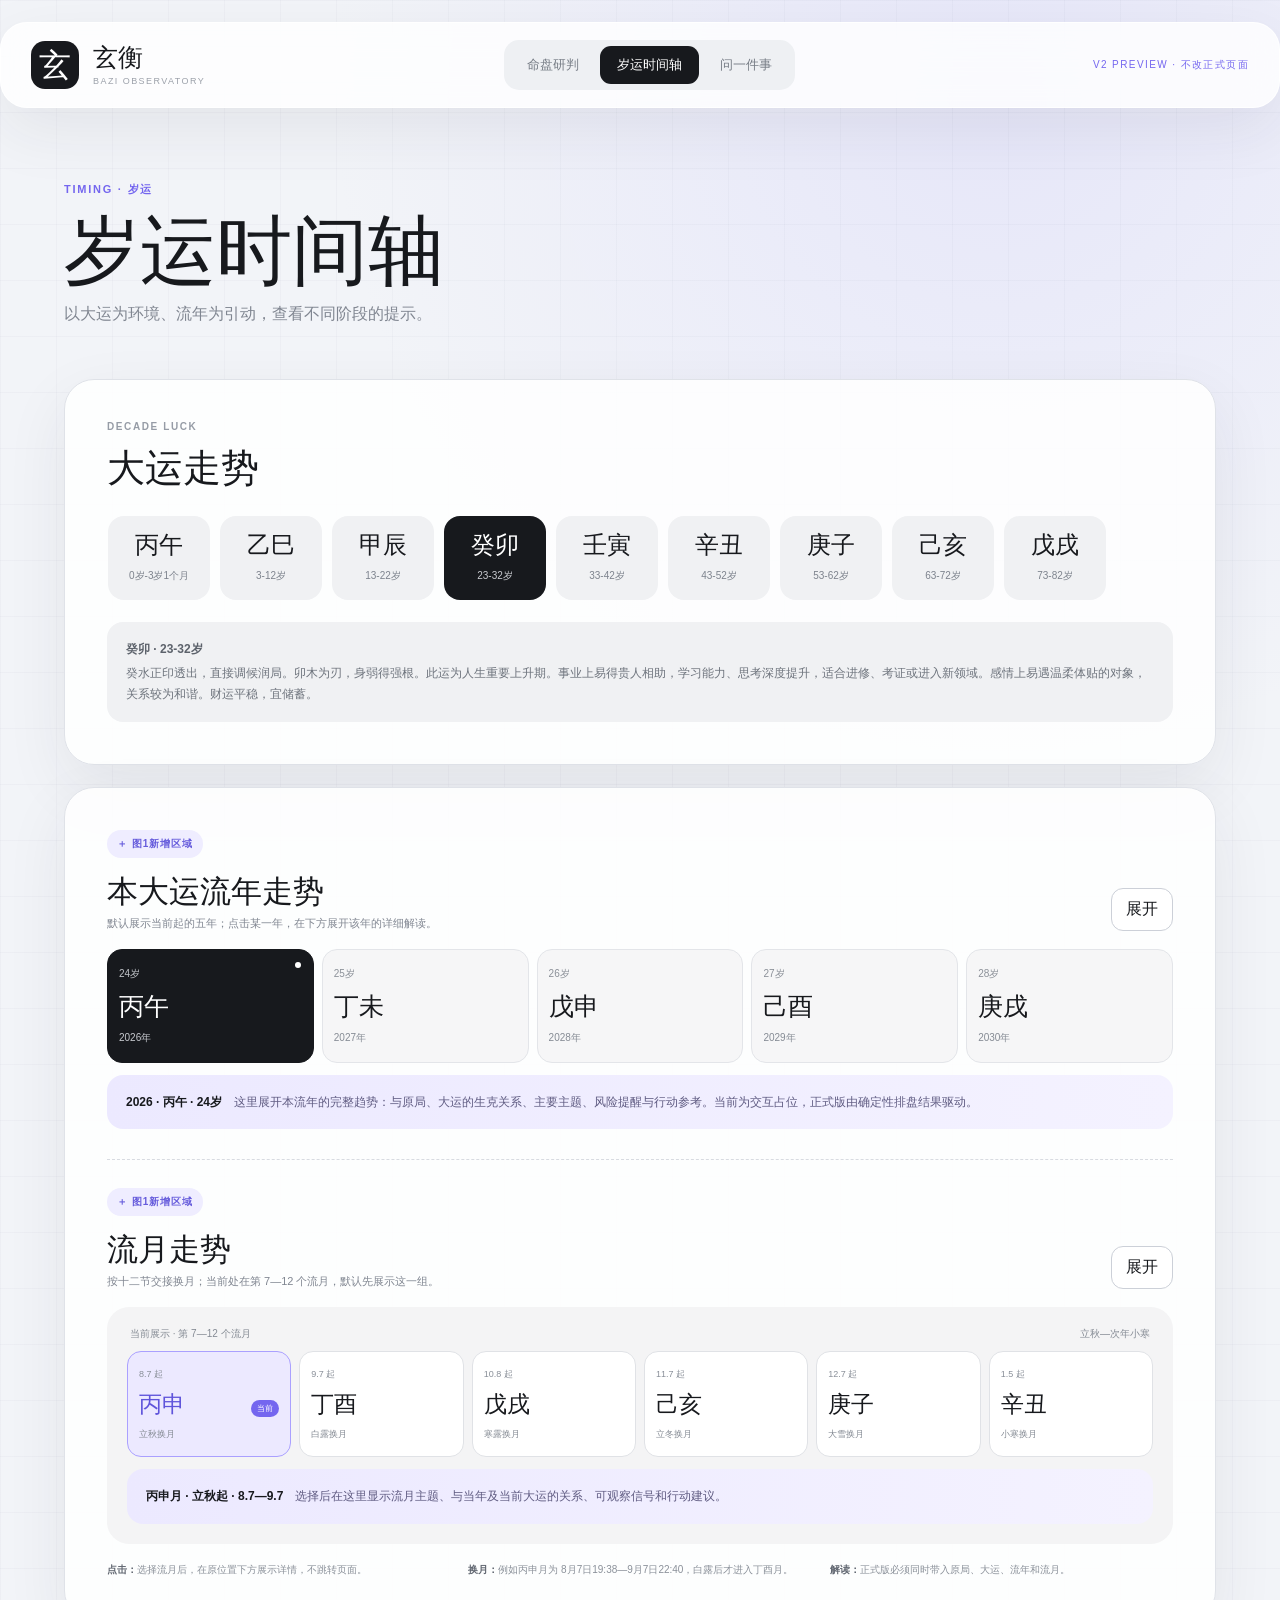
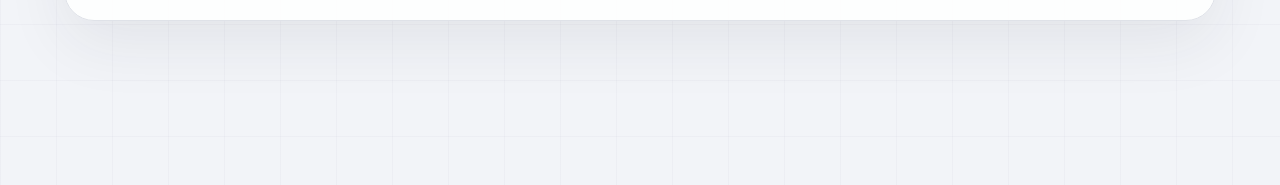
<file: previews/timing-trends-preview-v2.html>
<!doctype html>
<html lang="zh-CN">
<head>
  <meta charset="utf-8" />
  <meta name="viewport" content="width=device-width,initial-scale=1" />
  <title>玄衡 · 岁运时间轴第二版预览</title>
  <style>
    :root{--ink:#17191d;--muted:#808691;--line:#dfe2e8;--surface:rgba(255,255,255,.88);--soft:#f1f2f4;--lav:#ece9ff;--lav-line:#aaa0ff;--violet:#7466ef;--cyan:#e6f3f5;--sand:#f7eddd;--serif:"Songti SC","STSong",serif;--sans:Inter,"PingFang SC","Microsoft YaHei",sans-serif;--shadow:0 22px 64px rgba(34,40,55,.075)}
    *{box-sizing:border-box}body{margin:0;min-height:100vh;color:var(--ink);font-family:var(--sans);background:linear-gradient(rgba(108,116,150,.045) 1px,transparent 1px),linear-gradient(90deg,rgba(108,116,150,.045) 1px,transparent 1px),radial-gradient(circle at 78% 5%,rgba(188,183,255,.22),transparent 34%),#f2f4f8;background-size:56px 56px,56px 56px,auto,auto}button{font:inherit;color:inherit}h1,h2,h3,p{margin:0}
    .topbar{max-width:1680px;height:86px;margin:22px auto 0;padding:0 30px;border:1px solid rgba(255,255,255,.82);border-radius:27px;background:rgba(255,255,255,.8);backdrop-filter:blur(18px);box-shadow:var(--shadow);display:flex;align-items:center;justify-content:space-between}.brand{display:flex;align-items:center;gap:14px}.seal{width:48px;height:48px;border-radius:14px;background:var(--ink);color:#fff;display:grid;place-items:center;font:32px/1 var(--serif)}.brand strong{display:block;font:25px/1 var(--serif)}.brand small{display:block;margin-top:6px;color:#9ca1aa;font-size:9px;letter-spacing:.16em}.nav{display:flex;gap:4px;padding:6px;border-radius:15px;background:#eef0f3}.nav span{padding:10px 17px;border-radius:11px;color:#777d86;font-size:13px}.nav .active{background:var(--ink);color:#fff}.draft{font-size:10px;letter-spacing:.14em;color:var(--violet)}
    main{max-width:1680px;margin:74px auto;padding:0 64px 90px}.eyebrow{display:block;color:var(--violet);font-size:11px;font-weight:700;letter-spacing:.16em}.hero h1{font:76px/.96 var(--serif);margin:18px 0 16px}.hero p{color:var(--muted);font-size:16px}.panel{margin-top:54px;padding:42px;border:1px solid var(--line);border-radius:30px;background:var(--surface);box-shadow:var(--shadow)}.panel+.panel{margin-top:22px}.section-label{display:block;color:#969ca6;font:700 10px/1 var(--sans);letter-spacing:.16em;margin-bottom:17px}.panel h2{font:38px/1 var(--serif);margin-bottom:28px}
    .luck-track{display:flex;gap:10px;overflow-x:auto;padding:1px 1px 8px;scrollbar-width:thin}.luck{min-width:102px;border:0;border-radius:16px;background:#f0f1f3;padding:17px 13px;cursor:pointer}.luck strong{display:block;font:24px/1 var(--serif);font-weight:500}.luck small{display:block;margin-top:12px;color:#7d838d;font-size:10px}.luck.active{background:var(--ink);color:#fff}.luck.active small{color:#c9cbd0}.luck-detail{margin-top:14px;padding:17px 19px;border-radius:16px;background:#f0f1f3;color:#6e747d;font-size:12px;line-height:1.75}.luck-detail b{display:block;color:#5c626b;margin-bottom:3px}
    .year-cards{display:grid;grid-template-columns:repeat(3,1fr);gap:14px}.year-card{min-height:190px;padding:21px;border:1px solid transparent;border-radius:19px;background:#f0f1f3}.year-card.current{background:var(--lav);border-color:var(--lav-line)}.year-card span{font-size:10px;color:#858b95;letter-spacing:.08em}.year-card strong{display:block;font:29px/1 var(--serif);margin:20px 0 14px}.year-card p{color:#5f6570;font-size:12px;line-height:1.75}
    .addition{margin-top:30px;padding-top:28px;border-top:1px dashed #d8dbe1}.addition-tag{display:inline-flex;align-items:center;gap:8px;padding:7px 10px;border-radius:999px;background:#efedff;color:#665cdc;font-size:10px;font-weight:700;letter-spacing:.1em}.addition-head{display:flex;align-items:end;justify-content:space-between;gap:18px;margin:18px 0}.addition-head h3{font:31px/1 var(--serif)}.addition-head p{margin-top:9px;color:var(--muted);font-size:11px}.tools{display:flex;align-items:center;gap:10px}.switch{display:flex;align-items:center;gap:8px;color:#6e747f;font-size:11px}.switch input{accent-color:var(--violet)}.outline{border:1px solid #ccd0d8;background:#fff;border-radius:12px;padding:10px 14px;cursor:pointer}.outline:hover{border-color:var(--violet);color:var(--violet)}
    .annual-strip{display:grid;grid-template-columns:repeat(5,minmax(0,1fr));gap:8px}.annual-cell{min-height:114px;padding:15px 11px;border:1px solid #e3e5e9;border-radius:15px;background:#f6f6f7;text-align:left;cursor:pointer;position:relative}.annual-cell:hover{border-color:#bcb6ee}.annual-cell.selected{background:var(--ink);border-color:var(--ink);color:#fff}.annual-cell .age{display:block;color:#8b9098;font-size:10px}.annual-cell.selected .age{color:#c1c4c9}.annual-cell strong{display:block;font:25px/1 var(--serif);margin:13px 0 8px}.annual-cell small{color:#858b94;font-size:10px}.annual-cell.selected small{color:#c8cad0}.annual-cell .dot{position:absolute;right:12px;top:12px;width:6px;height:6px;border-radius:50%;background:var(--violet)}.annual-cell.selected .dot{background:#fff}.annual-detail,.month-detail{margin-top:12px;padding:17px 19px;border-radius:16px;background:linear-gradient(90deg,var(--lav),#f4f2ff);font-size:12px;line-height:1.7;color:#5f5b82}.annual-detail b,.month-detail b{color:var(--ink)}
    .addition.first-addition{margin-top:0;padding-top:0;border-top:0}
    .month-stage{padding:20px;border-radius:22px;background:#f4f4f5}.half-label{display:flex;justify-content:space-between;margin:0 3px 10px;color:#858b94;font-size:10px}.month-row{display:grid;grid-template-columns:repeat(6,minmax(0,1fr));gap:8px}.month-row+.half-label{margin-top:18px}.month-cell{min-height:106px;padding:14px 11px;border:1px solid #e0e2e6;border-radius:14px;background:#fff;text-align:left;cursor:pointer}.month-cell.selected{border-color:var(--lav-line);background:var(--lav)}.month-cell .date{display:block;color:#898f98;font-size:9px}.month-cell strong{display:block;font:23px/1 var(--serif);margin:12px 0 7px}.month-cell small{color:#858b94;font-size:9px}.month-cell.current strong{color:#5f54db}.month-cell.current:after{content:"当前";float:right;margin-top:-23px;padding:3px 6px;border-radius:999px;background:var(--violet);color:#fff;font-size:8px}.collapsed{display:none}.rule-note{display:flex;gap:18px;margin-top:18px;color:#8a9099;font-size:10px;line-height:1.65}.rule-note span{flex:1}.rule-note b{color:#616771}
    @media(max-width:1050px){.topbar{margin:12px}.nav{display:none}main{margin-top:48px;padding:0 18px 60px}.hero h1{font-size:50px}.panel{padding:26px 18px}.year-cards{grid-template-columns:1fr}.annual-strip,.month-row{grid-template-columns:repeat(2,1fr)}.addition-head{display:block}.tools{margin-top:15px}.rule-note{display:block}.rule-note span{display:block;margin-top:8px}}
  </style>
</head>
<body>
  <header class="topbar"><div class="brand"><span class="seal">玄</span><span><strong>玄衡</strong><small>BAZI OBSERVATORY</small></span></div><div class="nav"><span>命盘研判</span><span class="active">岁运时间轴</span><span>问一件事</span></div><span class="draft">V2 PREVIEW · 不改正式页面</span></header>
  <main>
    <section class="hero"><span class="eyebrow">TIMING · 岁运</span><h1>岁运时间轴</h1><p>以大运为环境、流年为引动，查看不同阶段的提示。</p></section>

    <!-- 图2红框原有内容：结构与信息层级保持不变 -->
    <section class="panel">
      <span class="section-label">DECADE LUCK</span><h2>大运走势</h2>
      <div class="luck-track" id="luck-track"></div>
      <div class="luck-detail" id="luck-detail"></div>
    </section>
    <section class="panel">
      <!-- 图1新增：原年度提示区已按标注删除 -->
      <div class="addition first-addition">
        <span class="addition-tag">＋ 图1新增区域</span>
        <div class="addition-head"><div><h3>本大运流年走势</h3><p>默认展示当前起的五年；点击某一年，在下方展开该年的详细解读。</p></div><div class="tools"><button class="outline" id="toggle-years">展开</button></div></div>
        <div class="annual-strip" id="annual-strip"></div>
        <div class="annual-detail" id="annual-detail"></div>
      </div>

      <div class="addition">
        <span class="addition-tag">＋ 图1新增区域</span>
        <div class="addition-head"><div><h3>流月走势</h3><p>按十二节交接换月；当前处在第 7—12 个流月，默认先展示这一组。</p></div><div class="tools"><button class="outline" id="toggle-months">展开</button></div></div>
        <div class="month-stage">
          <div id="first-half" class="collapsed"><div class="half-label"><span>第 1—6 个流月</span><span>立春—小暑</span></div><div class="month-row" id="first-row"></div></div>
          <div class="half-label"><span>当前展示 · 第 7—12 个流月</span><span>立秋—次年小寒</span></div><div class="month-row" id="second-row"></div>
          <div class="month-detail" id="month-detail"></div>
        </div>
        <div class="rule-note"><span><b>点击：</b>选择流月后，在原位置下方展示详情，不跳转页面。</span><span><b>换月：</b>例如丙申月为 8月7日19:38—9月7日22:40，白露后才进入丁酉月。</span><span><b>解读：</b>正式版必须同时带入原局、大运、流年和流月。</span></div>
      </div>
    </section>
  </main>
  <script>
    const lucks=[
      ["丙午","0岁-3岁1个月"],["乙巳","3-12岁"],["甲辰","13-22岁"],["癸卯","23-32岁"],["壬寅","33-42岁"],["辛丑","43-52岁"],["庚子","53-62岁"],["己亥","63-72岁"],["戊戌","73-82岁"]
    ];
    const luckTrack=document.getElementById("luck-track"),luckDetail=document.getElementById("luck-detail");
    function selectLuck(index){luckTrack.querySelectorAll(".luck").forEach((el,i)=>el.classList.toggle("active",i===index));const [pillar,age]=lucks[index];luckDetail.innerHTML=`<b>${pillar} · ${age}</b>${pillar==="癸卯"?"癸水正印透出，直接调候润局。卯木为刃，身弱得强根。此运为人生重要上升期。事业上易得贵人相助，学习能力、思考深度提升，适合进修、考证或进入新领域。感情上易遇温柔体贴的对象，关系较为和谐。财运平稳，宜储蓄。":"切换大运后，此处显示该阶段的结构、变化与行动参考。"}`}
    luckTrack.innerHTML=lucks.map(([p,a],i)=>`<button class="luck ${i===3?"active":""}" data-index="${i}"><strong>${p}</strong><small>${a}</small></button>`).join("");luckTrack.addEventListener("click",e=>{const b=e.target.closest(".luck");if(b)selectLuck(Number(b.dataset.index))});selectLuck(3);

    const years=[[2025,"乙巳",23],[2026,"丙午",24],[2027,"丁未",25],[2028,"戊申",26],[2029,"己酉",27],[2030,"庚戌",28],[2031,"辛亥",29],[2032,"壬子",30],[2033,"癸丑",31],[2034,"甲寅",32]];
    const annualStrip=document.getElementById("annual-strip"),annualDetail=document.getElementById("annual-detail");let yearsOpen=false,selectedYear=2026;
    function renderYears(){const visible=yearsOpen?years:years.slice(1,6);annualStrip.innerHTML=visible.map(([year,pillar,age])=>`<button class="annual-cell ${year===selectedYear?"selected":""}" data-year="${year}">${year===2026?'<i class="dot"></i>':''}<span class="age">${age}岁</span><strong>${pillar}</strong><small>${year}年</small></button>`).join("");document.getElementById("toggle-years").textContent=yearsOpen?"收起":"展开";showYear(selectedYear,false)}
    function showYear(year,rerender=true){selectedYear=year;if(rerender)renderYears();const item=years.find(x=>x[0]===year);annualDetail.innerHTML=`<b>${item[0]} · ${item[1]} · ${item[2]}岁</b>　这里展开本流年的完整趋势：与原局、大运的生克关系、主要主题、风险提醒与行动参考。当前为交互占位，正式版由确定性排盘结果驱动。`}
    annualStrip.addEventListener("click",e=>{const b=e.target.closest(".annual-cell");if(b)showYear(Number(b.dataset.year))});document.getElementById("toggle-years").addEventListener("click",()=>{yearsOpen=!yearsOpen;renderYears()});renderYears();

    const first=[["立春","庚寅","2.4","3.5"],["惊蛰","辛卯","3.5","4.5"],["清明","壬辰","4.5","5.5"],["立夏","癸巳","5.5","6.5"],["芒种","甲午","6.5","7.7"],["小暑","乙未","7.7","8.7"]];
    const second=[["立秋","丙申","8.7","9.7",true],["白露","丁酉","9.7","10.8"],["寒露","戊戌","10.8","11.7"],["立冬","己亥","11.7","12.7"],["大雪","庚子","12.7","1.5"],["小寒","辛丑","1.5","2.4"]];let selectedMonth="丙申",monthsOpen=false;
    function monthMarkup(items){return items.map(([term,pillar,start,end,current])=>`<button class="month-cell ${current?"current":""} ${pillar===selectedMonth?"selected":""}" data-pillar="${pillar}" data-term="${term}" data-range="${start}—${end}"><span class="date">${start} 起</span><strong>${pillar}</strong><small>${term}换月</small></button>`).join("")}
    function renderMonths(){document.getElementById("first-row").innerHTML=monthMarkup(first);document.getElementById("second-row").innerHTML=monthMarkup(second);document.getElementById("first-half").classList.toggle("collapsed",!monthsOpen);document.getElementById("toggle-months").textContent=monthsOpen?"收起":"展开"}
    function showMonth(button){selectedMonth=button.dataset.pillar;renderMonths();document.getElementById("month-detail").innerHTML=`<b>${button.dataset.pillar}月 · ${button.dataset.term}起 · ${button.dataset.range}</b>　选择后在这里显示流月主题、与当年及当前大运的关系、可观察信号和行动建议。`}
    document.querySelector(".month-stage").addEventListener("click",e=>{const b=e.target.closest(".month-cell");if(b)showMonth(b)});document.getElementById("toggle-months").addEventListener("click",()=>{monthsOpen=!monthsOpen;renderMonths()});renderMonths();showMonth(document.querySelector('[data-pillar="丙申"]'));
  </script>
</body>
</html>
</file>
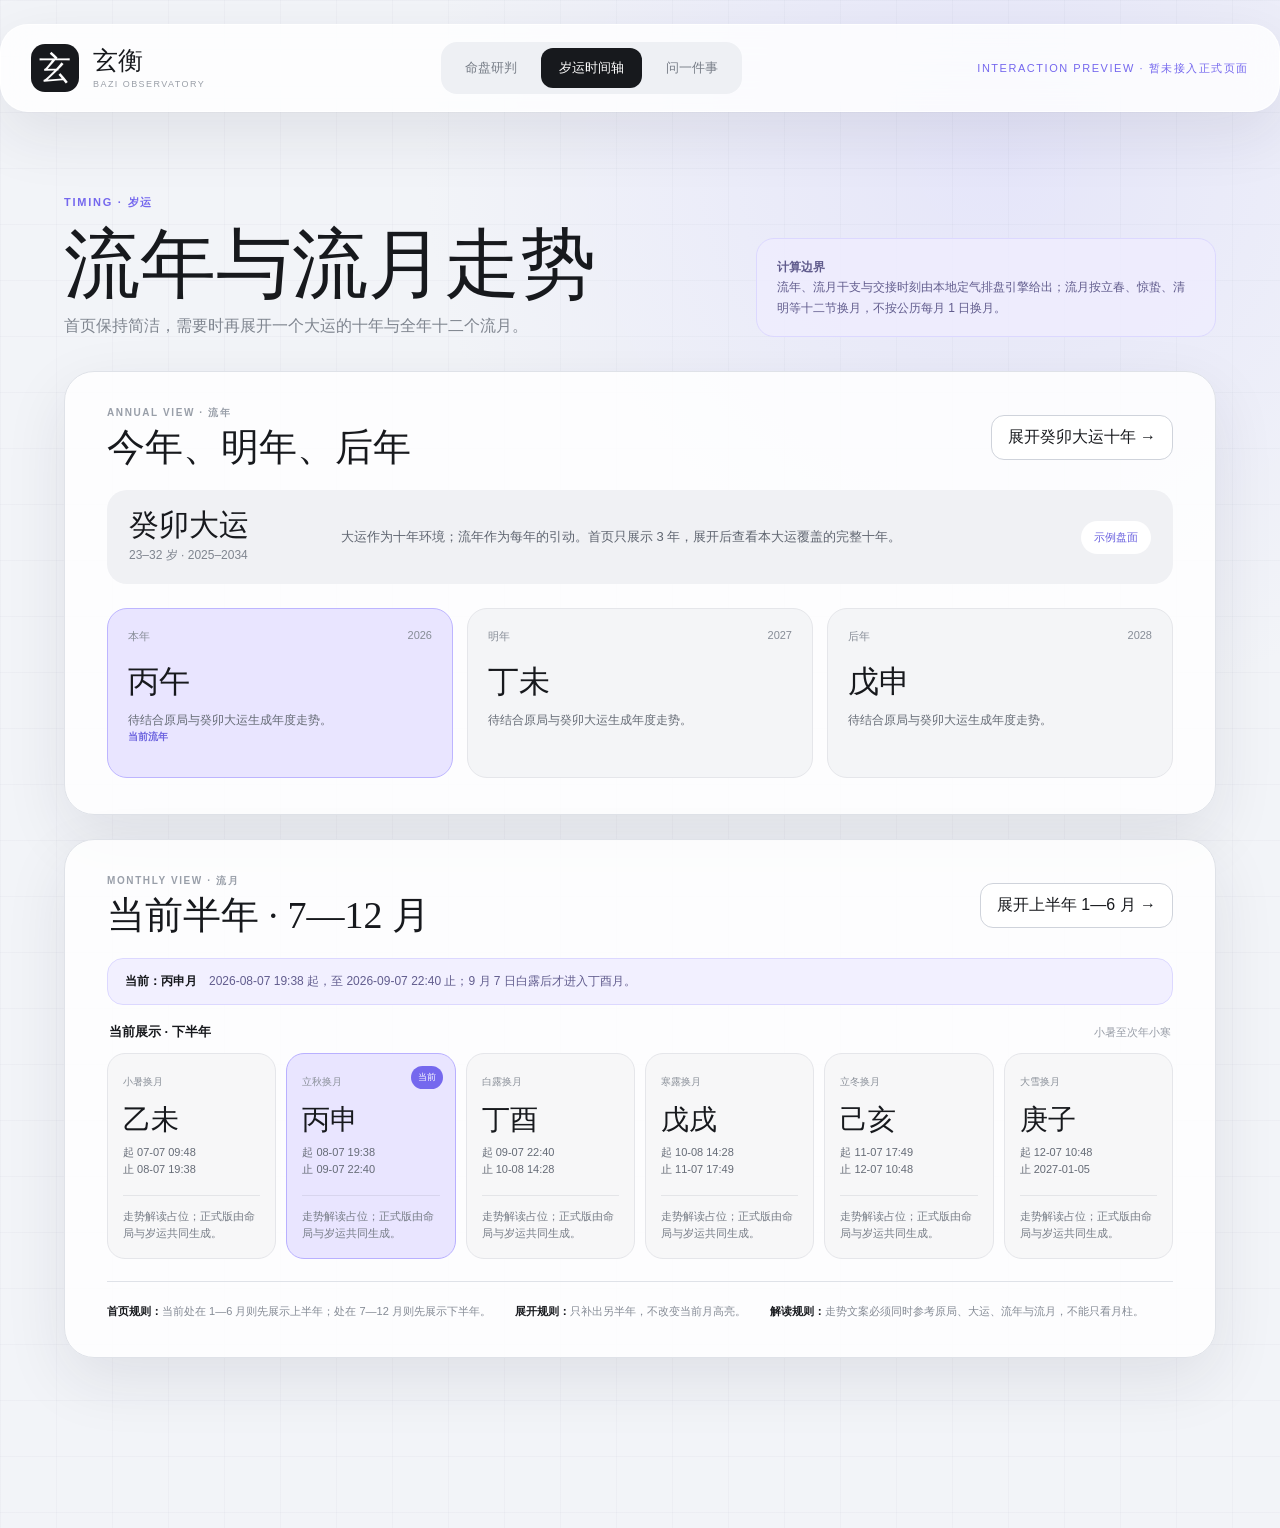
<file: previews/timing-trends-preview.html>
<!doctype html>
<html lang="zh-CN">
<head>
  <meta charset="utf-8" />
  <meta name="viewport" content="width=device-width,initial-scale=1" />
  <title>玄衡 · 流年流月预览</title>
  <style>
    :root {
      --ink:#17191d; --muted:#7f858f; --line:#dfe2e8; --paper:rgba(255,255,255,.86);
      --lav:#e9e5ff; --lav-strong:#7568ee; --cyan:#e5f3f6; --sand:#f6ead7; --bg:#f2f4f8;
      --shadow:0 22px 64px rgba(30,36,52,.09); --serif:"Songti SC","STSong",serif;
      --sans:Inter,"PingFang SC","Microsoft YaHei",sans-serif;
    }
    *{box-sizing:border-box}
    body{margin:0;color:var(--ink);font-family:var(--sans);background:
      linear-gradient(rgba(109,117,150,.045) 1px,transparent 1px),
      linear-gradient(90deg,rgba(109,117,150,.045) 1px,transparent 1px),
      radial-gradient(circle at 78% 10%,rgba(190,185,255,.25),transparent 34%),var(--bg);
      background-size:56px 56px,56px 56px,auto,auto;min-height:100vh}
    button{font:inherit;color:inherit}
    .topbar{height:88px;margin:24px auto 0;max-width:1680px;padding:0 30px;border:1px solid rgba(255,255,255,.8);
      border-radius:28px;background:rgba(255,255,255,.8);backdrop-filter:blur(18px);display:flex;align-items:center;justify-content:space-between;box-shadow:var(--shadow)}
    .brand{display:flex;align-items:center;gap:14px}.seal{width:48px;height:48px;border-radius:14px;background:var(--ink);color:white;display:grid;place-items:center;font:32px/1 var(--serif)}
    .brand strong{display:block;font:25px/1 var(--serif)}.brand small{display:block;margin-top:6px;color:#9a9fa8;letter-spacing:.16em;font-size:9px}
    .nav{display:flex;gap:6px;padding:6px;border-radius:16px;background:#eef0f4}.nav span{padding:11px 18px;border-radius:12px;color:#777d87;font-size:13px}.nav .active{background:var(--ink);color:white}
    .preview-label{font-size:11px;letter-spacing:.14em;color:var(--lav-strong)}
    main{max-width:1680px;margin:80px auto;padding:0 64px 90px}
    .heading{display:flex;align-items:end;justify-content:space-between;gap:30px;margin-bottom:34px}
    .eyebrow{font:700 11px/1 var(--sans);letter-spacing:.16em;color:var(--lav-strong)}
    h1,h2,h3,p{margin:0}h1{font:76px/.95 var(--serif);margin:18px 0 16px}.heading p{color:var(--muted);font-size:16px}
    .engine-note{max-width:460px;padding:18px 20px;border:1px solid #dcd8ff;border-radius:18px;background:rgba(240,238,255,.78);font-size:12px;line-height:1.7;color:#615c8d}
    .panel{border:1px solid var(--line);border-radius:30px;background:var(--paper);box-shadow:var(--shadow);padding:36px 42px;margin-top:24px;overflow:hidden}
    .panel-head{display:flex;align-items:center;justify-content:space-between;gap:18px;margin-bottom:24px}
    .panel-head small{display:block;color:#999fa9;font:700 10px/1 var(--sans);letter-spacing:.16em;margin-bottom:10px}.panel-head h2{font:38px/1 var(--serif)}
    .outline{border:1px solid #cfd3db;background:white;border-radius:13px;padding:11px 16px;cursor:pointer;transition:.2s}.outline:hover{border-color:var(--lav-strong);color:var(--lav-strong)}
    .luck-context{display:grid;grid-template-columns:190px 1fr auto;gap:22px;align-items:center;background:#f0f1f4;border-radius:20px;padding:20px 22px;margin-bottom:24px}
    .luck-context strong{font:30px/1 var(--serif)}.luck-context span{display:block;color:var(--muted);font-size:12px;margin-top:7px}.luck-context p{font-size:13px;line-height:1.65;color:#5f6570}.luck-context i{font-style:normal;font-size:11px;color:#6a61df;background:white;border-radius:999px;padding:9px 13px}
    .year-grid{display:grid;grid-template-columns:repeat(3,minmax(0,1fr));gap:14px}.year-grid.expanded{grid-template-columns:repeat(5,minmax(0,1fr))}
    .year{min-height:170px;padding:20px;border:1px solid #e5e6ea;border-radius:20px;background:#f4f5f7;display:flex;flex-direction:column;transition:.2s}
    .year:hover{transform:translateY(-2px);box-shadow:0 12px 28px rgba(32,37,50,.08)}.year.current{background:var(--lav);border-color:#bdb5ff}
    .year .top{display:flex;justify-content:space-between;color:#868c96;font-size:11px}.year strong{font:31px/1 var(--serif);margin:22px 0 14px}.year p{font-size:12px;line-height:1.6;color:#646a74}.year b{font-size:10px;color:#6e65df;font-weight:600}
    .boundary{display:flex;gap:12px;align-items:center;padding:14px 17px;border:1px solid #dcd8ff;border-radius:16px;background:#f2f0ff;color:#625d8e;font-size:12px;margin-bottom:18px}.boundary strong{color:var(--ink)}
    .month-groups{display:grid;gap:18px}.half{display:none}.half.visible{display:block}.half-title{display:flex;justify-content:space-between;align-items:center;margin:0 2px 12px}.half-title strong{font-size:13px}.half-title span{font-size:11px;color:#979ca6}
    .month-grid{display:grid;grid-template-columns:repeat(6,minmax(0,1fr));gap:10px}.month{min-height:190px;padding:17px 15px;border:1px solid #e5e6ea;border-radius:18px;background:#f7f7f8;position:relative}
    .month.active{border-color:#b9b0ff;background:var(--lav)}.month .term{font-size:10px;color:#8b919a}.month strong{display:block;font:28px/1 var(--serif);margin:17px 0 10px}.month time{display:block;font-size:11px;line-height:1.55;color:#656b76}.month p{margin-top:17px;padding-top:12px;border-top:1px solid rgba(105,110,125,.13);font-size:11px;line-height:1.5;color:#777d87}.month .now{position:absolute;right:12px;top:12px;font-size:9px;color:white;background:var(--lav-strong);padding:5px 7px;border-radius:999px}
    .legend{display:flex;gap:24px;margin-top:22px;padding-top:20px;border-top:1px solid var(--line);color:#858b95;font-size:11px;line-height:1.7}.legend b{color:var(--ink)}
    .hidden{display:none!important}
    @media(max-width:980px){.topbar{margin:12px}.nav{display:none}main{margin-top:46px;padding:0 18px 60px}h1{font-size:48px}.heading{display:block}.engine-note{margin-top:22px}.panel{padding:24px 18px}.luck-context{grid-template-columns:1fr}.year-grid,.year-grid.expanded{grid-template-columns:1fr 1fr}.month-grid{grid-template-columns:1fr 1fr}.panel-head{align-items:flex-start}.legend{display:block}.legend span{display:block;margin-bottom:8px}}
  </style>
</head>
<body>
  <header class="topbar">
    <div class="brand"><span class="seal">玄</span><span><strong>玄衡</strong><small>BAZI OBSERVATORY</small></span></div>
    <div class="nav"><span>命盘研判</span><span class="active">岁运时间轴</span><span>问一件事</span></div>
    <span class="preview-label">INTERACTION PREVIEW · 暂未接入正式页面</span>
  </header>
  <main>
    <section class="heading">
      <div><span class="eyebrow">TIMING · 岁运</span><h1>流年与流月走势</h1><p>首页保持简洁，需要时再展开一个大运的十年与全年十二个流月。</p></div>
      <aside class="engine-note"><b>计算边界</b><br>流年、流月干支与交接时刻由本地定气排盘引擎给出；流月按立春、惊蛰、清明等十二节换月，不按公历每月 1 日换月。</aside>
    </section>

    <section class="panel">
      <div class="panel-head"><div><small>ANNUAL VIEW · 流年</small><h2>今年、明年、后年</h2></div><button class="outline" id="toggle-years">展开癸卯大运十年 →</button></div>
      <div class="luck-context"><div><strong>癸卯大运</strong><span>23–32 岁 · 2025–2034</span></div><p>大运作为十年环境；流年作为每年的引动。首页只展示 3 年，展开后查看本大运覆盖的完整十年。</p><i>示例盘面</i></div>
      <div class="year-grid" id="year-grid"></div>
    </section>

    <section class="panel">
      <div class="panel-head"><div><small>MONTHLY VIEW · 流月</small><h2>当前半年 · 7—12 月</h2></div><button class="outline" id="toggle-months">展开上半年 1—6 月 →</button></div>
      <div class="boundary"><strong>当前：丙申月</strong><span>2026-08-07 19:38 起，至 2026-09-07 22:40 止；9 月 7 日白露后才进入丁酉月。</span></div>
      <div class="month-groups">
        <div class="half" id="first-half"><div class="half-title"><strong>上半年</strong><span>立春月起 · 并非公历自然月</span></div><div class="month-grid" id="first-grid"></div></div>
        <div class="half visible"><div class="half-title"><strong>当前展示 · 下半年</strong><span>小暑至次年小寒</span></div><div class="month-grid" id="second-grid"></div></div>
      </div>
      <div class="legend"><span><b>首页规则：</b>当前处在 1—6 月则先展示上半年；处在 7—12 月则先展示下半年。</span><span><b>展开规则：</b>只补出另半年，不改变当前月高亮。</span><span><b>解读规则：</b>走势文案必须同时参考原局、大运、流年与流月，不能只看月柱。</span></div>
    </section>
  </main>
  <script>
    const years = [
      [2025,"乙巳"],[2026,"丙午"],[2027,"丁未"],[2028,"戊申"],[2029,"己酉"],
      [2030,"庚戌"],[2031,"辛亥"],[2032,"壬子"],[2033,"癸丑"],[2034,"甲寅"]
    ];
    const firstHalf = [
      ["小寒","己丑","01-05 16:17","02-04 03:54"],["立春","庚寅","02-04 03:54","03-05 21:48"],
      ["惊蛰","辛卯","03-05 21:48","04-05 02:27"],["清明","壬辰","04-05 02:27","05-05 19:35"],
      ["立夏","癸巳","05-05 19:35","06-05 23:36"],["芒种","甲午","06-05 23:36","07-07 09:48"]
    ];
    const secondHalf = [
      ["小暑","乙未","07-07 09:48","08-07 19:38"],["立秋","丙申","08-07 19:38","09-07 22:40",true],
      ["白露","丁酉","09-07 22:40","10-08 14:28"],["寒露","戊戌","10-08 14:28","11-07 17:49"],
      ["立冬","己亥","11-07 17:49","12-07 10:48"],["大雪","庚子","12-07 10:48","2027-01-05"]
    ];
    const yearGrid = document.getElementById("year-grid");
    const yearButton = document.getElementById("toggle-years");
    let yearExpanded = false;
    function renderYears(){
      const visible = yearExpanded ? years : years.slice(1,4);
      yearGrid.classList.toggle("expanded",yearExpanded);
      yearGrid.innerHTML = visible.map(([year,pillar]) => `<article class="year ${year===2026?"current":""}"><div class="top"><span>${year===2026?"本年":year===2027?"明年":year===2028?"后年":"大运第 "+(year-2024)+" 年"}</span><span>${year}</span></div><strong>${pillar}</strong><p>待结合原局与癸卯大运生成年度走势。</p>${year===2026?"<b>当前流年</b>":""}</article>`).join("");
      yearButton.textContent = yearExpanded ? "收起为首页三年 ←" : "展开癸卯大运十年 →";
    }
    function monthCards(items){return items.map(([term,pillar,start,end,current])=>`<article class="month ${current?"active":""}">${current?"<span class=\"now\">当前</span>":""}<span class="term">${term}换月</span><strong>${pillar}</strong><time>起 ${start}<br>止 ${end}</time><p>走势解读占位；正式版由命局与岁运共同生成。</p></article>`).join("")}
    document.getElementById("first-grid").innerHTML=monthCards(firstHalf);
    document.getElementById("second-grid").innerHTML=monthCards(secondHalf);
    yearButton.addEventListener("click",()=>{yearExpanded=!yearExpanded;renderYears()});
    const first=document.getElementById("first-half"), monthButton=document.getElementById("toggle-months");
    monthButton.addEventListener("click",()=>{const open=!first.classList.contains("visible");first.classList.toggle("visible",open);monthButton.textContent=open?"收起上半年 ←":"展开上半年 1—6 月 →"});
    renderYears();
  </script>
</body>
</html>
</file>
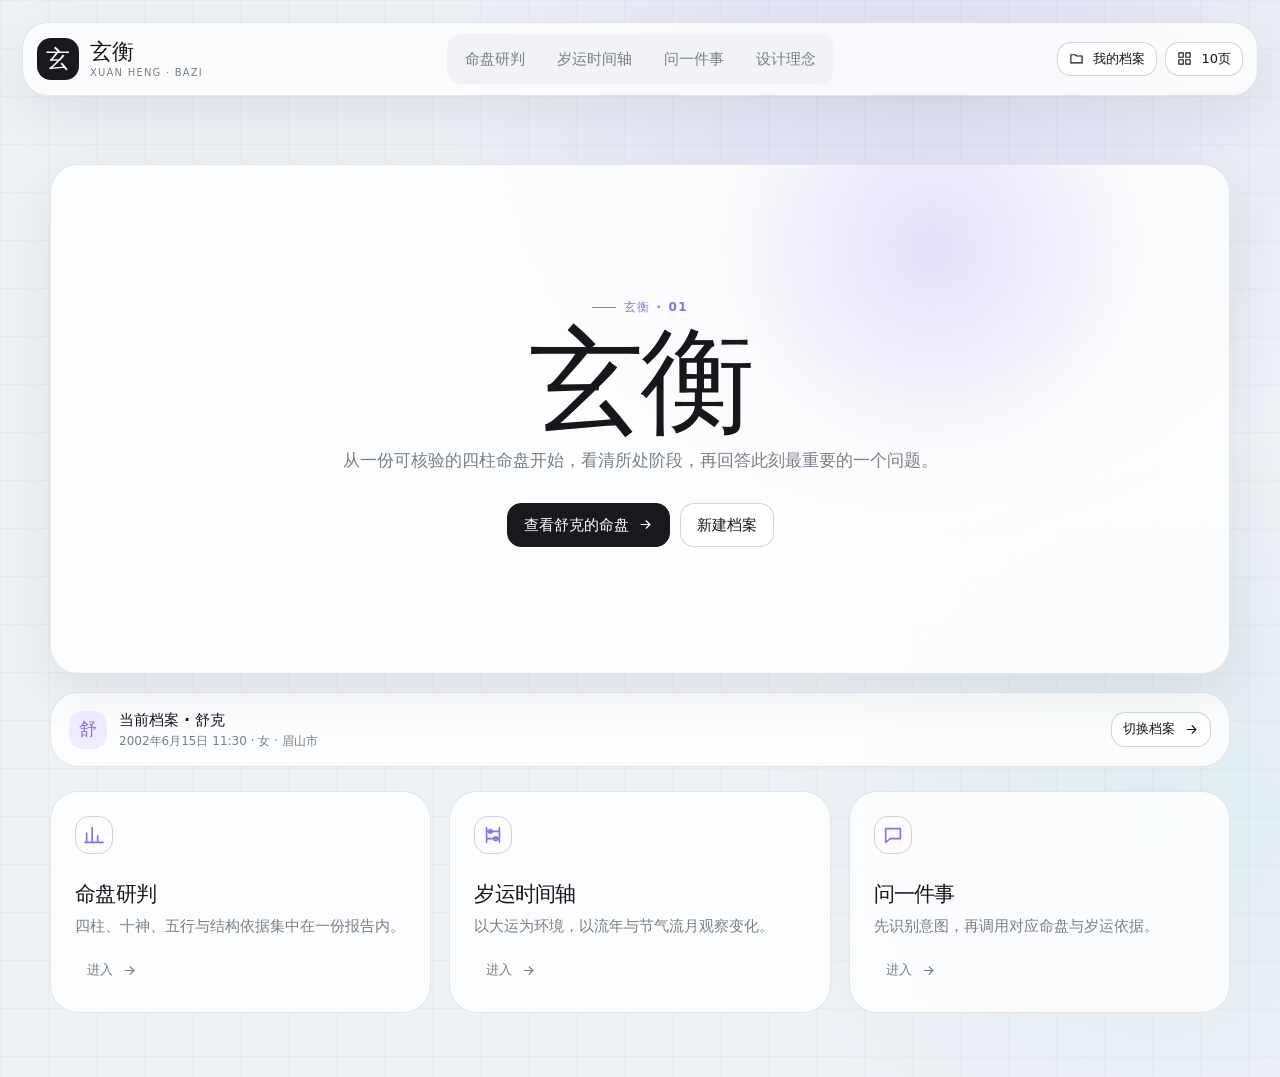
<file: previews/visual-system-a-mist.html>
<!doctype html>
<html lang="zh-CN">
<head>
  <meta charset="utf-8">
  <meta name="viewport" content="width=device-width,initial-scale=1">
  <meta name="description" content="玄衡十页视觉统一交互稿 A：雾白观象">
  <title>玄衡 · 雾白观象</title>
  <link rel="icon" href="data:image/svg+xml,%3Csvg xmlns='http://www.w3.org/2000/svg' viewBox='0 0 64 64'%3E%3Crect width='64' height='64' rx='14' fill='%2317191d'/%3E%3Ctext x='32' y='44' text-anchor='middle' font-size='39' fill='white'%3E%E7%8E%84%3C/text%3E%3C/svg%3E">
  <link rel="stylesheet" href="./visual-prototype-base.css">
</head>
<body class="theme-mist">
  <div id="app"></div>
  <script>window.PROTOTYPE_THEME={key:"mist",name:"A · 雾白观象",note:"指定方向：雾白、淡紫、柔和留白与大字号宋体"};</script>
  <script src="./visual-prototype-core.js"></script>
</body>
</html>
</file>
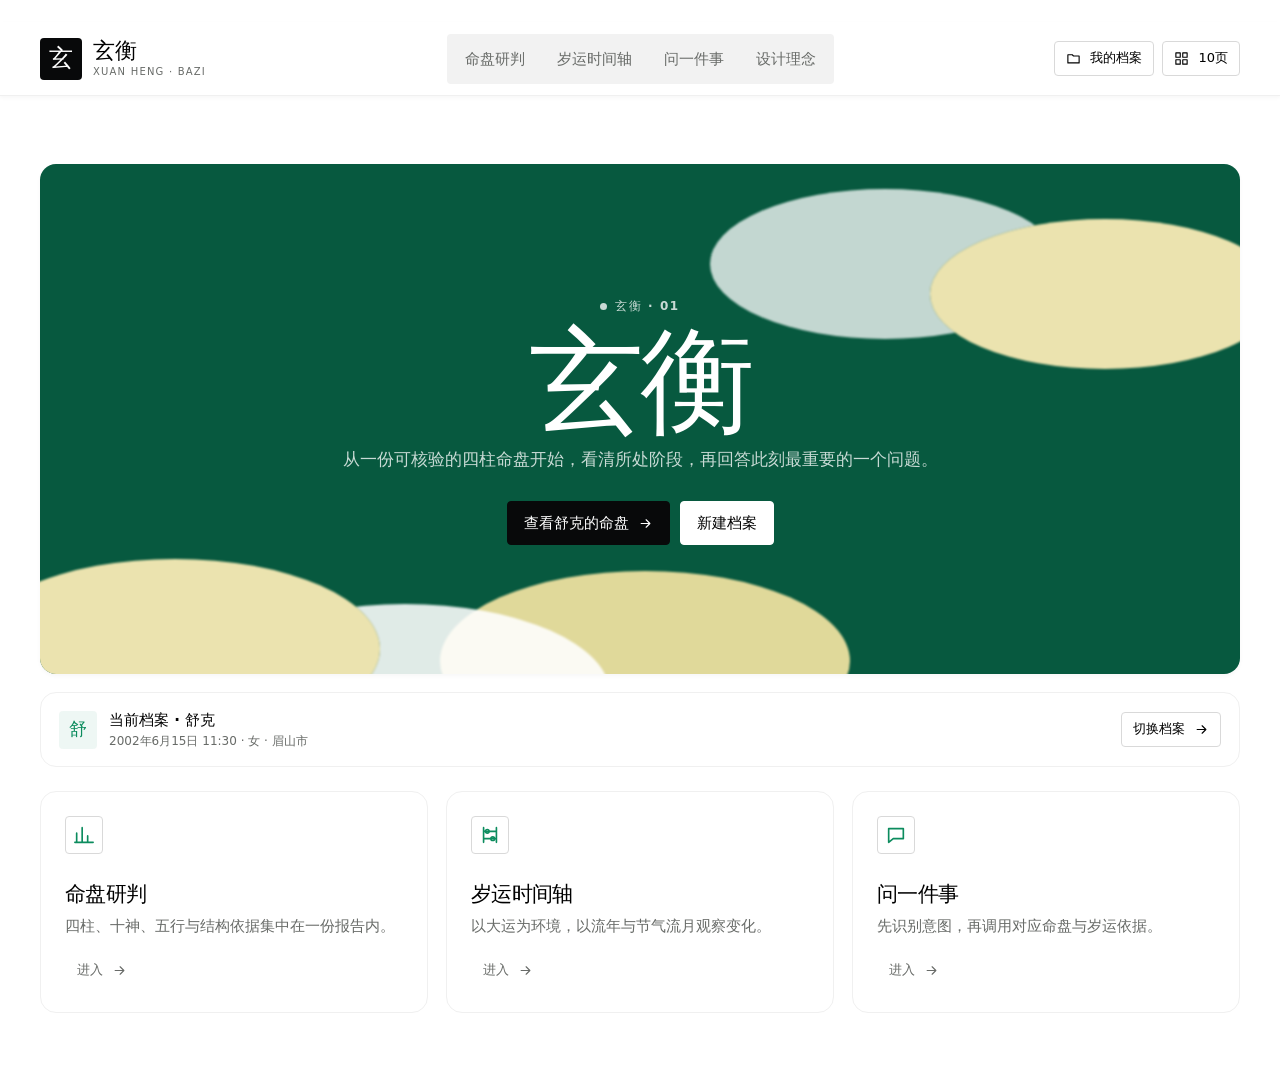
<file: previews/visual-system-b-mintlify.html>
<!doctype html>
<html lang="zh-CN">
<head>
  <meta charset="utf-8">
  <meta name="viewport" content="width=device-width,initial-scale=1">
  <meta name="description" content="玄衡十页视觉统一交互稿 B：Mintlify 单色薄荷">
  <title>玄衡 · 单色薄荷</title>
  <link rel="icon" href="data:image/svg+xml,%3Csvg xmlns='http://www.w3.org/2000/svg' viewBox='0 0 64 64'%3E%3Crect width='64' height='64' rx='8' fill='%2308090a'/%3E%3Ctext x='32' y='44' text-anchor='middle' font-size='39' fill='white'%3E%E7%8E%84%3C/text%3E%3C/svg%3E">
  <link rel="stylesheet" href="./visual-prototype-base.css">
</head>
<body class="theme-mint">
  <div id="app"></div>
  <script>window.PROTOTYPE_THEME={key:"mint",name:"B · 单色薄荷",note:"Refero / Mintlify：一套无衬线字体、纯白黑字、薄荷绿功能强调"};</script>
  <script src="./visual-prototype-core.js"></script>
</body>
</html>
</file>
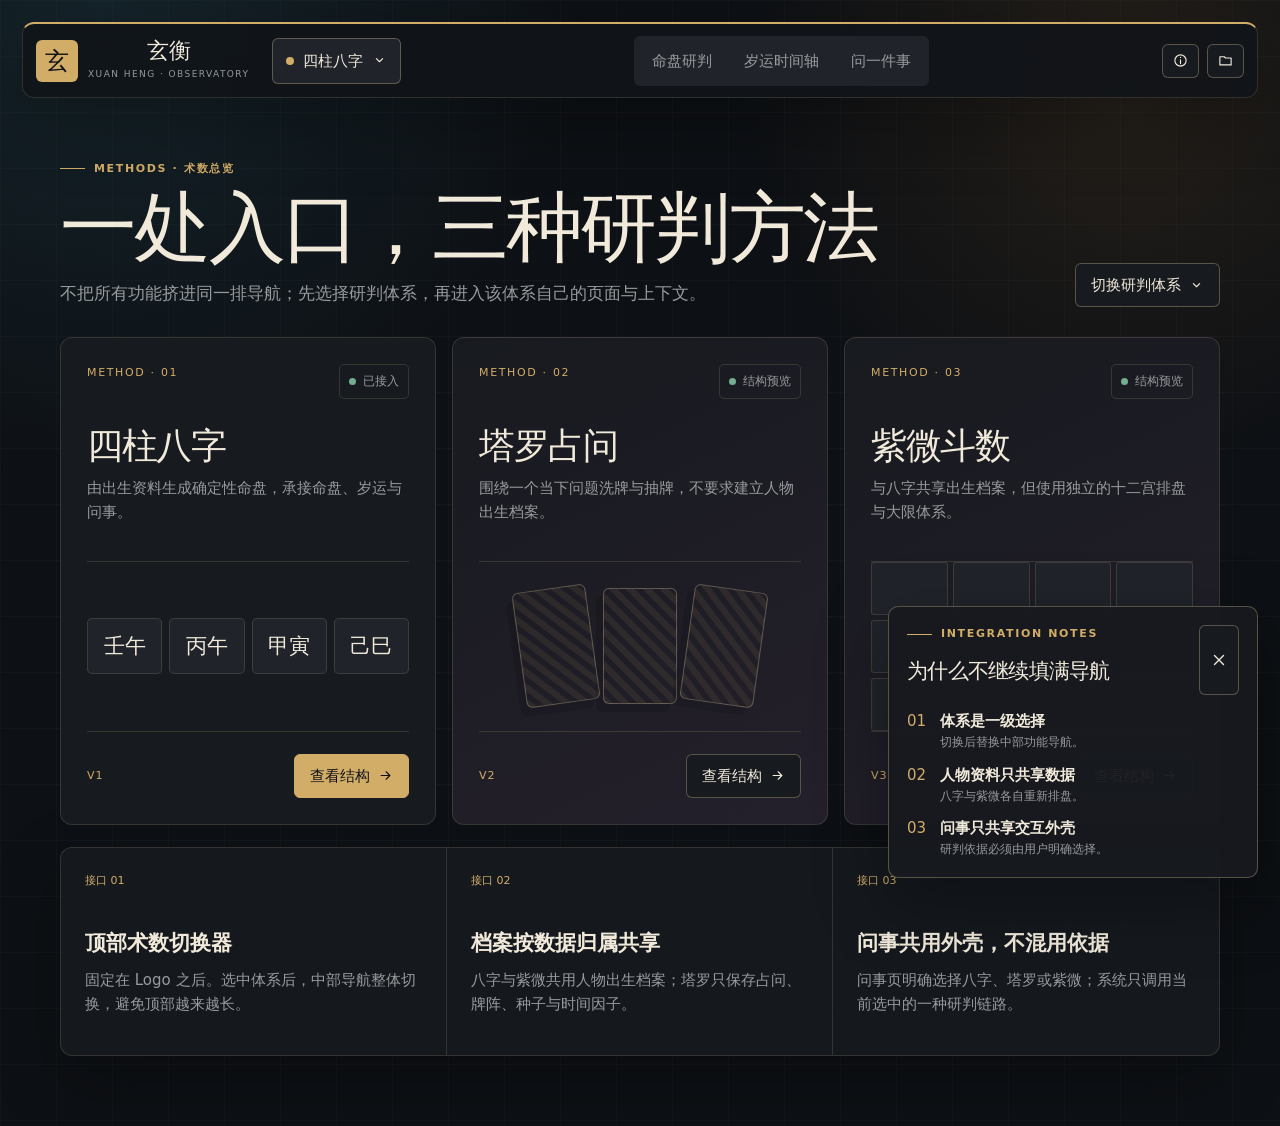
<file: previews/visual-system-c-expansion.html>
<!doctype html>
<html lang="zh-CN">
<head>
  <meta charset="utf-8">
  <meta name="viewport" content="width=device-width,initial-scale=1">
  <meta name="description" content="玄衡玄夜星图多术数扩展结构预览">
  <title>玄衡 · 多术数扩展结构</title>
  <link rel="icon" href="data:image/svg+xml,%3Csvg xmlns='http://www.w3.org/2000/svg' viewBox='0 0 64 64'%3E%3Crect width='64' height='64' rx='8' fill='%23d2ad68'/%3E%3Ctext x='32' y='44' text-anchor='middle' font-size='39' fill='%23111318'%3E%E7%8E%84%3C/text%3E%3C/svg%3E">
  <link rel="stylesheet" href="./visual-system-c-expansion.css">
</head>
<body>
  <div id="app"></div>
  <script src="./visual-system-c-expansion.js"></script>
</body>
</html>
</file>
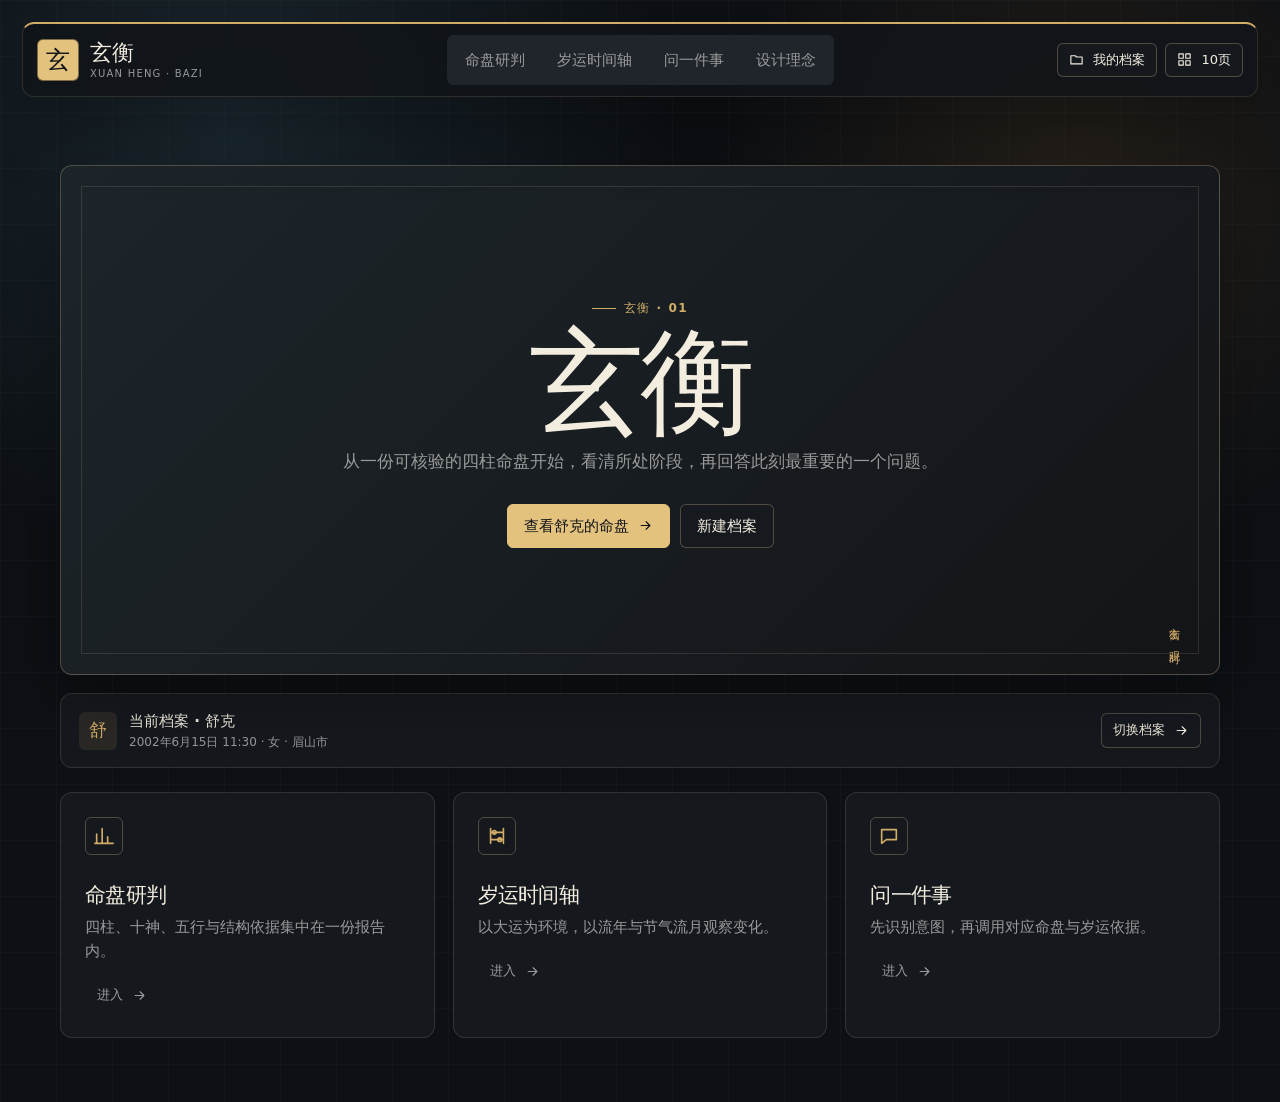
<file: previews/visual-system-c-night.html>
<!doctype html>
<html lang="zh-CN">
<head>
  <meta charset="utf-8">
  <meta name="viewport" content="width=device-width,initial-scale=1">
  <meta name="description" content="玄衡十页视觉统一交互稿 C：玄夜星图">
  <title>玄衡 · 玄夜星图</title>
  <link rel="icon" href="data:image/svg+xml,%3Csvg xmlns='http://www.w3.org/2000/svg' viewBox='0 0 64 64'%3E%3Crect width='64' height='64' rx='8' fill='%23d2ad68'/%3E%3Ctext x='32' y='44' text-anchor='middle' font-size='39' fill='%23111318'%3E%E7%8E%84%3C/text%3E%3C/svg%3E">
  <link rel="stylesheet" href="./visual-prototype-base.css">
</head>
<body class="theme-night">
  <div id="app"></div>
  <script>window.PROTOTYPE_THEME={key:"night",name:"C · 玄夜星图",note:"自选方向：深墨夜色、金色功能强调、紧凑而可扩展的信息秩序"};</script>
  <script src="./visual-prototype-core.js"></script>
</body>
</html>
</file>
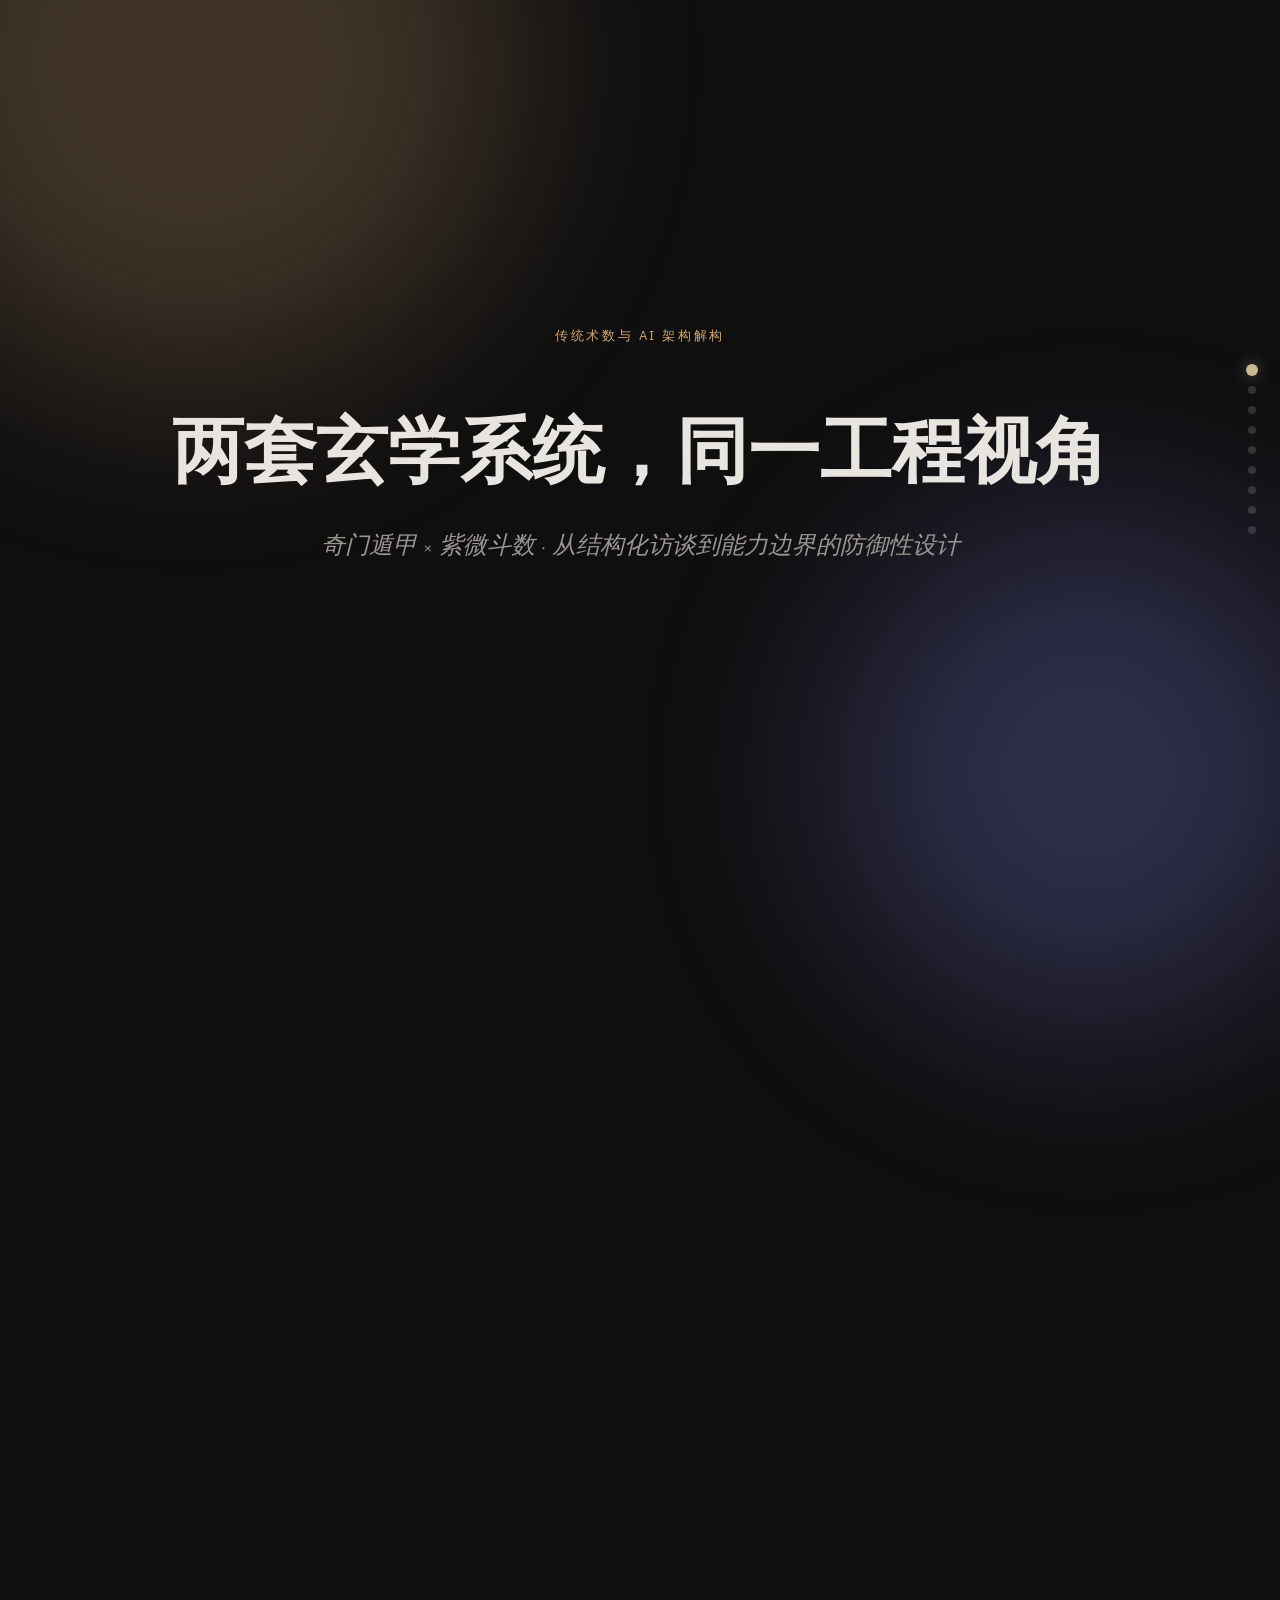
<file: vendor/Numerologist_skills/20260325-AI术数工程化-可视化.html>
<!DOCTYPE html>
<html lang="zh-CN">
<head>
    <meta charset="UTF-8">
    <meta name="viewport" content="width=device-width, initial-scale=1.0">
    <title>AI术数工程化 · 可视化</title>

    <!-- Fontshare & Google Fonts -->
    <link href="https://fonts.googleapis.com/css2?family=Cormorant:ital,wght@0,400;0,600;1,400;1,600&family=IBM+Plex+Sans:wght@300;400;600&display=swap" rel="stylesheet">

    <style>
        /* ===========================================
           CSS CUSTOM PROPERTIES (THEME: Dark Botanical)
           =========================================== */
        :root {
            /* Colors */
            --bg-primary: #0f0f0f;
            --text-primary: #e8e4df;
            --text-secondary: #9a9590;
            --accent-warm: #d4a574;
            --accent-pink: #e8b4b8;
            --accent-gold: #c9b896;
            --accent-qimen: #e89a4f;
            --accent-ziwei: #8b8bff;

            /* Typography */
            --font-display: 'Cormorant', serif;
            --font-body: 'IBM Plex Sans', sans-serif;
            --title-size: clamp(2.5rem, 6vw, 4.5rem);
            --subtitle-size: clamp(1rem, 2vw, 1.5rem);
            --body-size: clamp(0.875rem, 1.2vw, 1.125rem);

            /* Spacing */
            --slide-padding: clamp(1.5rem, 5vw, 4rem);
            --content-gap: clamp(1rem, 2vw, 2rem);

            /* Animation */
            --ease-out-expo: cubic-bezier(0.16, 1, 0.3, 1);
            --duration-normal: 0.8s;
        }

        /* ===========================================
           VIEWPORT FITTING: MANDATORY BASE STYLES
           =========================================== */
        html, body {
            height: 100%;
            overflow-x: hidden;
            background: var(--bg-primary);
            color: var(--text-primary);
            font-family: var(--font-body);
            margin: 0; padding: 0; box-sizing: border-box;
        }
        *, *::before, *::after { box-sizing: inherit; }

        html {
            scroll-snap-type: y mandatory;
            scroll-behavior: smooth;
        }

        /* Abstract Dark Botanical Backgrounds */
        body::before, body::after {
            content: '';
            position: fixed;
            border-radius: 50%;
            filter: blur(100px);
            z-index: 0;
            opacity: 0.25;
            pointer-events: none;
        }
        body::before {
            width: 50vw; height: 50vw;
            background: var(--accent-warm);
            top: -20vw; left: -10vw;
        }
        body::after {
            width: 40vw; height: 40vw;
            background: var(--accent-ziwei);
            bottom: -10vw; right: -5vw;
        }

        .slide {
            width: 100vw;
            height: 100vh;
            height: 100dvh;
            overflow: hidden;
            scroll-snap-align: start;
            display: flex;
            flex-direction: column;
            position: relative;
        }

        .slide-content {
            flex: 1;
            display: flex;
            flex-direction: column;
            justify-content: center;
            align-items: center;
            max-height: 100%;
            overflow: hidden;
            padding: var(--slide-padding);
            position: relative;
            z-index: 10;
        }

        /* Containers to prevent blowout */
        .container {
            max-width: min(90vw, 1100px);
            max-height: min(85vh, 800px);
            width: 100%;
            display: flex;
            flex-direction: column;
        }
        
        .center-container {
            align-items: center;
            text-align: center;
        }

        /* ===========================================
           ANIMATIONS
           =========================================== */
        .reveal {
            opacity: 0;
            transform: translateY(30px);
            transition: opacity var(--duration-normal) var(--ease-out-expo),
                        transform var(--duration-normal) var(--ease-out-expo);
        }
        .slide.visible .reveal {
            opacity: 1;
            transform: translateY(0);
        }
        .reveal:nth-child(1) { transition-delay: 0.1s; }
        .reveal:nth-child(2) { transition-delay: 0.2s; }
        .reveal:nth-child(3) { transition-delay: 0.3s; }
        .reveal:nth-child(4) { transition-delay: 0.4s; }
        .reveal:nth-child(5) { transition-delay: 0.5s; }
        .reveal:nth-child(6) { transition-delay: 0.6s; }

        /* ===========================================
           COMPONENTS & TYPOGRAPHY
           =========================================== */
        h1, h2, h3, .heading-font {
            font-family: var(--font-display);
            font-weight: 600;
        }

        h1 {
            font-size: var(--title-size);
            line-height: 1.1;
            margin-bottom: clamp(1rem, 2vh, 1.5rem);
            color: var(--text-primary);
        }

        .page-title {
            font-size: clamp(0.75rem, 1vw, 0.9rem);
            letter-spacing: 0.2em;
            text-transform: uppercase;
            color: var(--accent-warm);
            margin-bottom: clamp(0.5rem, 1vh, 1rem);
            font-family: var(--font-body);
        }

        .page-sub {
            font-size: var(--subtitle-size);
            color: var(--text-secondary);
            font-style: italic;
            margin-top: clamp(1rem, 2vh, 2rem);
            font-family: var(--font-display);
        }

        h2.section-title {
            font-size: clamp(2rem, 4vw, 3rem);
            color: var(--accent-gold);
            margin-bottom: clamp(0.5rem, 1vh, 1rem);
            text-align: center;
        }

        .section-label {
            font-size: clamp(0.75rem, 1vw, 0.85rem);
            letter-spacing: 0.2em;
            text-transform: uppercase;
            color: var(--text-secondary);
            margin-bottom: clamp(0.5rem, 1vh, 1rem);
            text-align: center;
        }

        .section-desc {
            font-size: var(--body-size);
            color: var(--text-secondary);
            text-align: center;
            margin-bottom: clamp(1.5rem, 4vh, 3rem);
            max-width: 800px;
            margin-left: auto;
            margin-right: auto;
        }

        /* Glassmorphism Cards */
        .glass-card {
            background: rgba(255, 255, 255, 0.02);
            border: 1px solid rgba(255, 255, 255, 0.05);
            backdrop-filter: blur(12px);
            -webkit-backdrop-filter: blur(12px);
            border-radius: 16px;
            padding: clamp(1.2rem, 2vh, 2rem) clamp(1rem, 2vw, 1.5rem);
            transition: transform 0.4s var(--ease-out-expo), box-shadow 0.4s ease, border-color 0.4s ease;
            position: relative;
            overflow: hidden;
        }
        .glass-card:hover {
            transform: translateY(-4px);
            box-shadow: 0 12px 40px rgba(0, 0, 0, 0.3);
            border-color: rgba(255, 255, 255, 0.1);
        }
        /* Top subtle highlight line */
        .glass-card::before {
            content: '';
            position: absolute;
            top: 0; left: 0; right: 0; height: 1px;
            background: linear-gradient(90deg, transparent, rgba(255,255,255,0.2), transparent);
        }

        /* Horizontal Flow grid (Qimen) */
        .flow-grid {
            display: flex;
            flex-wrap: wrap;
            gap: clamp(0.5rem, 1vw, 1.2rem);
            justify-content: center;
        }
        .flow-grid .glass-card {
            flex: 1;
            min-width: calc(20% - 1.2rem);
            max-width: 200px;
        }
        
        /* Step formatting */
        .step-num {
            font-family: var(--font-display);
            font-style: italic;
            font-size: clamp(1.5rem, 3vw, 2.5rem);
            color: var(--accent-warm);
            opacity: 0.6;
            line-height: 1;
            margin-bottom: 0.5rem;
        }
        .step-title {
            font-size: clamp(0.9rem, 1.2vw, 1.1rem);
            font-weight: 600;
            color: var(--text-primary);
            margin-bottom: clamp(0.5rem, 1vh, 0.8rem);
        }
        .step-detail {
            font-size: clamp(0.7rem, 0.9vw, 0.85rem);
            color: var(--text-secondary);
            line-height: 1.6;
        }

        /* Branching container */
        .branch-grid {
            display: grid;
            grid-template-columns: 1fr 1fr;
            gap: clamp(1rem, 2vw, 2rem);
            margin-top: auto; /* Push to center if alone */
        }
        .branch-grid .glass-card { padding: clamp(1.5rem, 3vh, 2.5rem); }
        .branch-grid .branch-label {
            font-size: clamp(0.7rem, 0.9vw, 0.8rem);
            letter-spacing: 0.15em;
            color: var(--text-secondary);
            margin-bottom: 0.5rem;
            text-transform: uppercase;
        }
        .branch-grid .step-title { font-size: clamp(1.1rem, 1.5vw, 1.4rem); color: var(--accent-gold); }
        .branch-grid .step-detail { font-size: var(--body-size); margin-top: 1rem;}

        /* Vertical Flow Container (Ziwei) */
        .vflow-grid {
            display: grid;
            grid-template-columns: 1fr;
            gap: clamp(0.5rem, 1.5vh, 1rem);
            max-width: 700px;
            margin: 0 auto;
        }
        .vflow-item {
            display: flex;
            align-items: center;
            gap: clamp(1rem, 2vw, 1.5rem);
        }
        .vflow-spine {
            display: flex;
            flex-direction: column;
            align-items: center;
            flex-shrink: 0;
            width: 40px;
        }
        .vflow-dot {
            width: 36px;
            height: 36px;
            border-radius: 50%;
            background: rgba(139, 139, 255, 0.05);
            border: 1px solid var(--accent-ziwei);
            display: flex;
            align-items: center;
            justify-content: center;
            font-size: 0.9rem;
            font-family: var(--font-display);
            font-weight: 600;
            color: var(--accent-ziwei);
        }
        .vflow-content {
            flex: 1;
            padding: clamp(0.8rem, 1.5vh, 1.2rem) clamp(1rem, 2vw, 1.5rem);
        }

        /* Complex List styling for Ziwei Context */
        .context-list {
            display: flex;
            flex-direction: column;
            gap: clamp(0.8rem, 1.5vh, 1.2rem);
            max-width: 800px;
            margin: 0 auto;
        }

        /* Comparison Table Grid */
        .compare-grid {
            display: grid;
            grid-template-columns: minmax(80px, 1fr) 2fr 2fr;
            border: 1px solid rgba(255,255,255,0.08);
            border-radius: 16px;
            overflow: hidden;
            background: rgba(0,0,0,0.2);
            backdrop-filter: blur(10px);
        }
        .cg-header {
            padding: clamp(0.8rem, 1.5vh, 1.2rem) clamp(1rem, 2vw, 1.5rem);
            font-family: var(--font-display);
            font-size: clamp(1rem, 1.5vw, 1.3rem);
            font-weight: 600;
            text-align: center;
            border-bottom: 1px solid rgba(255,255,255,0.1);
            background: rgba(255,255,255,0.03);
            color: var(--text-primary);
        }
        .cg-header.qimen { color: var(--accent-qimen); }
        .cg-header.ziwei { color: var(--accent-ziwei); }
        .cg-cell {
            padding: clamp(0.8rem, 1.5vh, 1.2rem) clamp(1rem, 2vw, 1.5rem);
            font-size: clamp(0.8rem, 1.1vw, 0.95rem);
            color: var(--text-secondary);
            border-bottom: 1px solid rgba(255,255,255,0.05);
            border-right: 1px solid rgba(255,255,255,0.05);
            line-height: 1.6;
            display: flex;
            flex-direction: column;
            justify-content: center;
            align-items: center;
            text-align: center;
        }
        .cg-cell:nth-child(3n) { border-right: none; }
        .cg-row-last .cg-cell { border-bottom: none; }
        .cg-label {
            font-weight: 600;
            color: var(--text-primary);
            background: rgba(255,255,255,0.01);
        }
        
        .tag {
            display: inline-block;
            padding: 3px 8px;
            border-radius: 6px;
            font-size: clamp(0.65rem, 0.8vw, 0.75rem);
            font-weight: 600;
            margin-bottom: 6px;
            border: 1px solid currentColor;
            letter-spacing: 0.05em;
        }
        .tag-orange { color: var(--accent-qimen); background: rgba(232, 154, 79, 0.1); }
        .tag-purple { color: var(--accent-ziwei); background: rgba(139, 139, 255, 0.1); }
        .tag-green  { color: #5fe88a; background: rgba(10, 32, 10, 0.4); }
        .tag-gray   { color: #aaa; background: rgba(255, 255, 255, 0.05); }

        /* Principles Grid */
        .principles-grid {
            display: grid;
            grid-template-columns: repeat(3, 1fr);
            gap: clamp(1rem, 2vw, 2rem);
        }

        /* Quotes */
        .quote-block {
            max-width: 800px;
            margin: 0 auto;
            text-align: center;
        }
        .quote-text {
            font-family: var(--font-display);
            font-size: clamp(1.8rem, 3vw, 2.5rem);
            font-style: italic;
            color: var(--text-primary);
            line-height: 1.4;
            margin-bottom: 1.5rem;
        }
        .quote-source {
            font-size: var(--body-size);
            color: var(--accent-warm);
            letter-spacing: 0.1em;
            text-transform: uppercase;
        }

        /* Decorative UI */
        .nav-dots {
            position: fixed;
            right: 24px;
            top: 50%;
            transform: translateY(-50%);
            display: flex;
            flex-direction: column;
            gap: 12px;
            z-index: 100;
        }
        .nav-dot {
            width: 8px;
            height: 8px;
            border-radius: 50%;
            background: rgba(255, 255, 255, 0.15);
            cursor: pointer;
            transition: all 0.3s ease;
        }
        .nav-dot:hover { background: rgba(255, 255, 255, 0.5); }
        .nav-dot.active {
            background: var(--accent-gold);
            transform: scale(1.5);
            box-shadow: 0 0 10px rgba(201, 184, 150, 0.5);
        }
        
        .progress-bar {
            position: fixed;
            top: 0; left: 0;
            height: 2px;
            background: var(--accent-gold);
            width: 0%;
            z-index: 100;
            transition: width 0.3s cubic-bezier(0.16, 1, 0.3, 1);
            box-shadow: 0 0 8px var(--accent-gold);
        }
        
        /* Mobile Scaling Overrides from viewport-base.css logic */
        @media (max-width: 800px), (max-height: 700px) {
            .flow-grid .glass-card { min-width: calc(33.333% - 1rem); }
            .principles-grid { grid-template-columns: 1fr; }
            .branch-grid { grid-template-columns: 1fr; }
            .nav-dots { display: none; }
        }
        @media (max-width: 600px), (max-height: 600px) {
            .flow-grid .glass-card { min-width: calc(50% - 0.5rem); padding: 1rem; }
            .compare-grid { grid-template-columns: 70px 1fr 1fr; }
            .cg-cell { padding: 0.5rem; }
            .tag { display: block; width: max-content; margin: 0 auto 4px auto; }
            .vflow-item { gap: 0.5rem; }
            .vflow-spine { width: 30px; }
            .vflow-dot { width: 28px; height: 28px; font-size: 0.8rem; }
        }
    </style>
</head>
<body>
    
    <div class="progress-bar" id="progressBar"></div>
    <nav class="nav-dots" id="navDots"></nav>

    <!-- Slide 1: Title -->
    <section class="slide">
        <div class="slide-content center-container">
            <div class="container center-container">
                <p class="page-title reveal">传统术数与 AI 架构解构</p>
                <h1 class="reveal">两套玄学系统，同一工程视角</h1>
                <p class="page-sub reveal">奇门遁甲 × 紫微斗数 · 从结构化访谈到能力边界的防御性设计</p>
            </div>
        </div>
    </section>

    <!-- Slide 2: Qimen Flow -->
    <section class="slide">
        <div class="slide-content">
            <div class="container">
                <p class="section-label reveal">图 1 · 奇门遁甲</p>
                <h2 class="section-title reveal">访谈 → 脚本计算 → 解读输出</h2>
                <p class="section-desc reveal">核心原则：剥离 AI 的心算幻觉，强制依赖 Python 进行刚性计算，且坚守“信息残缺即拒答”的底线。</p>
                
                <div class="flow-grid">
                    <div class="glass-card reveal">
                        <div class="step-num">01</div>
                        <div class="step-title">结构化访谈</div>
                        <div class="step-detail">确认事项类型、精确发生时间、所在城市、判断目标及阶段进展。核心参数，缺一必问。</div>
                    </div>
                    <div class="glass-card reveal" style="border-color: rgba(139,139,255,0.3);">
                        <div class="step-num">02</div>
                        <div class="step-title" style="color:var(--accent-ziwei);">完整验证锁</div>
                        <div class="step-detail">所有必备入参通过前置校验校验完毕后，系统才允许数据向下一步流通。</div>
                    </div>
                    <div class="glass-card reveal" style="border-color: rgba(95,232,138,0.3);">
                        <div class="step-num">03</div>
                        <div class="step-title" style="color:#5fe88a;">唤起外部脚本</div>
                        <div class="step-detail">注入标准化 JSON，提取宫位与干支。<br><strong>若脚本报错异常，则立刻彻底终止当前交互</strong>。</div>
                    </div>
                    <div class="glass-card reveal">
                        <div class="step-num">04</div>
                        <div class="step-title">阵列数据解析</div>
                        <div class="step-detail">拆解并获取阴阳遁法、局数定格、旬空、值符值使及九宫阵列的绝对坐标群。</div>
                    </div>
                    <div class="glass-card reveal" style="border-color: rgba(232,154,79,0.3);">
                        <div class="step-num">05</div>
                        <div class="step-title" style="color:var(--accent-qimen);">七段式结构修辞</div>
                        <div class="step-detail">统一输出体例：覆盖盘面摘要、核心断言、用神逻辑、空间时机策略及安全风险预警。</div>
                    </div>
                </div>
            </div>
        </div>
    </section>

    <!-- Slide 3: AI vs Script Branch -->
    <section class="slide">
        <div class="slide-content">
            <div class="container container-center">
                <p class="section-label reveal">架构分工</p>
                <h2 class="section-title reveal">大模型引擎 与 刚性脚本的边界分工</h2>
                <p class="section-desc reveal">坚决剥离大语言模型对于历法的“心算幻觉”，确保大模型专攻其擅长的语义推理与抽象规则解析。</p>
                
                <div class="branch-grid">
                    <div class="glass-card reveal">
                        <div class="branch-label">大语言模型 (语义层)</div>
                        <div class="step-title" style="color: var(--accent-gold);">意图提取 · 参数映射与话术传达</div>
                        <div class="step-detail">
                            <ul style="padding-left:1.2rem; margin-top:0.5rem; display:flex; flex-direction:column; gap:8px;">
                                <li>多轮交互下的信息挖掘与认知对齐</li>
                                <li>非结构化口语至机器标准协议 (JSON) 的编译</li>
                                <li>对僵硬的矩阵计算数据做高情商知识降维</li>
                                <li>抽象定位用神，给出实务动作建议与安抚</li>
                            </ul>
                        </div>
                    </div>
                    <div class="glass-card reveal">
                        <div class="branch-label">外部脚本 (确定性计算引擎)</div>
                        <div class="step-title" style="color: #5fe88a;">底层时空转换 · 矩阵定局与生成</div>
                        <div class="step-detail">
                            <ul style="padding-left:1.2rem; margin-top:0.5rem; display:flex; flex-direction:column; gap:8px;">
                                <li>高容错公农历及跨时区算法转换</li>
                                <li>节气阴遁与阳遁判断算法</li>
                                <li>置闰法定局逻辑</li>
                                <li>旬首、旬空与九宫的确定性推演</li>
                            </ul>
                        </div>
                    </div>
                </div>
            </div>
        </div>
    </section>

    <!-- Slide 4: Ziwei Flow -->
    <section class="slide">
        <div class="slide-content">
            <div class="container">
                <p class="section-label reveal">图 2 · 紫微斗数 (一)</p>
                <h2 class="section-title reveal">六步强制顺序排盘</h2>
                <p class="section-desc reveal">核心规则：不能跳步，格局名只能在排完后出现，不能先套格局再反推星位。</p>
                
                <div class="vflow-grid">
                    <div class="glass-card vflow-item reveal" style="padding: 1rem 1.5rem;">
                        <div class="vflow-spine"><div class="vflow-dot">1</div></div>
                        <div class="vflow-content">
                            <div class="step-title" style="margin-bottom:0.2rem;">定命宫、身宫与十二宫 (时辰不准则给差异盘)</div>
                        </div>
                    </div>
                    <div class="glass-card vflow-item reveal" style="padding: 1rem 1.5rem;">
                        <div class="vflow-spine"><div class="vflow-dot">2</div></div>
                        <div class="vflow-content">
                            <div class="step-title" style="margin-bottom:0.2rem;">起寅首 · 定五行局 (命宫宫干地支定起限年龄)</div>
                        </div>
                    </div>
                    <div class="glass-card vflow-item reveal" style="padding: 1rem 1.5rem; border-color: rgba(95,232,138,0.3);">
                        <div class="vflow-spine"><div class="vflow-dot" style="color:#5fe88a;border-color:#5fe88a;">3</div></div>
                        <div class="vflow-content">
                            <div class="step-title" style="margin-bottom:0.2rem; color:#5fe88a;">安十四主星 (先紫微星系，再天府系)</div>
                            <div class="step-detail" style="color:var(--accent-qimen);">⚠ 绝对禁止：先选格局名，再套星位伪造架构。</div>
                        </div>
                    </div>
                    <div class="glass-card vflow-item reveal" style="padding: 1rem 1.5rem;">
                        <div class="vflow-spine"><div class="vflow-dot">4</div></div>
                        <div class="vflow-content">
                            <div class="step-title" style="margin-bottom:0.2rem;">安辅星、煞星与杂曜 (羊陀火铃、辅弼昌曲等)</div>
                        </div>
                    </div>
                    <div class="glass-card vflow-item reveal" style="padding: 1rem 1.5rem;">
                        <div class="vflow-spine"><div class="vflow-dot">5</div></div>
                        <div class="vflow-content">
                            <div class="step-title" style="margin-bottom:0.2rem;">安四化 (生年/大限/流年四化严格分层，不可混用)</div>
                        </div>
                    </div>
                    <div class="glass-card vflow-item reveal" style="padding: 1rem 1.5rem;">
                        <div class="vflow-spine"><div class="vflow-dot">6</div></div>
                        <div class="vflow-content">
                            <div class="step-title" style="margin-bottom:0.2rem;">定大限 (性别阴阳顺逆行) → 最终自校验总盘</div>
                        </div>
                    </div>
                </div>
            </div>
        </div>
    </section>

    <!-- Slide 5: Ziwei Context -->
    <section class="slide">
        <div class="slide-content">
            <div class="container container-center">
                <p class="section-label reveal">图 2 · 紫微斗数 (二)</p>
                <h2 class="section-title reveal">后置解读顺序</h2>
                <p class="section-desc reveal">不反向推演，排盘落定后，按严格顺序递进读取数据。</p>

                <div class="context-list">
                    <div class="glass-card reveal">
                        <div class="step-title" style="color:var(--text-primary);">① 命身格局与底色气质</div>
                        <div class="step-detail">宏观审视命宫三方四正的星系构成与吉凶密度，界定个体的先天禀赋与核心阻力圈层。</div>
                    </div>
                    <div class="glass-card reveal">
                        <div class="step-title" style="color:var(--text-primary);">② 六条核心运转线程</div>
                        <div class="step-detail">依递进优先级诊断：命身底座、事业系统(官禄)、现金流(财帛)、情绪与安全感(福德)、亲密匹配(夫妻)及外部推拉力(迁移)。</div>
                    </div>
                    <div class="glass-card reveal">
                        <div class="step-title" style="color:var(--text-primary);">③ 三方四正的立体交叉校验</div>
                        <div class="step-detail">严格遵循设定的星曜交汇反射法则，严禁在语境中夹带混用其他无证流派的代码逻辑。</div>
                    </div>
                    <div class="glass-card reveal">
                        <div class="step-title" style="color:var(--text-primary);">④ 四化飞星的动态引力追踪</div>
                        <div class="step-detail">隔离分析 本命全局引力 → 大限阶段引擎 → 流年脉冲。必须分时态解析，指出当下的杠杆支点。</div>
                    </div>
                    <div class="glass-card reveal" style="border-color: rgba(139,139,255,0.3);">
                        <div class="step-title" style="color:var(--accent-ziwei);">⑤ 收口：系统框架大格局（压轴总结）</div>
                        <div class="step-detail">“格局名”仅仅是对当前复杂矩阵的一种高效隐喻，切忌反客为主。若核心支撑点残缺，决不能为了修辞强行往现成格局里硬塞。</div>
                    </div>
                </div>
            </div>
        </div>
    </section>

    <!-- Slide 6: Compare Table 1 -->
    <section class="slide">
        <div class="slide-content">
            <div class="container">
                <p class="section-label reveal">图 3 · 系统对比 (上)</p>
                <h2 class="section-title reveal">奇门遁甲 vs 紫微斗数</h2>
                <p class="section-desc reveal">一个是实时事件的微观决策支持，一个是生命宏观结构的深度解析。</p>

                <div class="compare-grid reveal">
                    <!-- Headers -->
                    <div class="cg-header">维度</div>
                    <div class="cg-header qimen">奇门遁甲</div>
                    <div class="cg-header ziwei">紫微斗数</div>

                    <!-- Row 1 -->
                    <div class="cg-cell cg-label">核心地位</div>
                    <div class="cg-cell"><span class="tag tag-orange">实时微观决策支持</span>基于当前时间起局，判断特定单一事件</div>
                    <div class="cg-cell"><span class="tag tag-purple">宏观本命结构分析</span>基于出生信息，解读人生倾向与长跨度周期</div>

                    <!-- Row 2 -->
                    <div class="cg-cell cg-label">时间依赖</div>
                    <div class="cg-cell">起局时间（事件发生时）<br><span style="color:#777;font-size:0.8em;margin-top:4px;">需精确到当前此时此刻</span></div>
                    <div class="cg-cell">出生时间（本命盘固定）<br><span style="color:#777;font-size:0.8em;margin-top:4px;">时辰不准则只能提供差异盘</span></div>

                    <!-- Row 3 -->
                    <div class="cg-cell cg-label cg-row-last">底层工程</div>
                    <div class="cg-cell cg-row-last"><span class="tag tag-green">Python 脚本计算</span>固定计算剥离，不让 AI 心算出错</div>
                    <div class="cg-cell cg-row-last"><span class="tag tag-gray">分段约束的链式生成</span>强制顺序，不满足条件则不强行脑补落星</div>
                </div>
            </div>
        </div>
    </section>
    
    <!-- Slide 7: Compare Table 2 -->
    <section class="slide">
        <div class="slide-content">
            <div class="container">
                <p class="section-label reveal">图 3 · 系统对比 (下)</p>
                <h2 class="section-title reveal">提示工程边界防御</h2>
                <p class="section-desc reveal">不抢答，不装懂，不和用户妥协未知的参数争议。</p>

                <div class="compare-grid reveal">
                    <!-- Headers -->
                    <div class="cg-header">维度</div>
                    <div class="cg-header qimen">奇门遁甲</div>
                    <div class="cg-header ziwei">紫微斗数</div>

                    <!-- Row 4 -->
                    <div class="cg-cell cg-label">必答关卡</div>
                    <div class="cg-cell">6个核心问题拦截<br>看什么事·时间·地点·目标·进展·偏好</div>
                    <div class="cg-cell">4轮追问确认<br>重点模块·有无现成盘·出生参数·派系口径</div>

                    <!-- Row 5 -->
                    <div class="cg-cell cg-label">排雷防坑</div>
                    <div class="cg-cell">默认使用大流 mainline-cn<br>不接受则果断拒绝，不硬排盘</div>
                    <div class="cg-cell">三合 / 飞星派系之争<br>子时换日争议交由用户决定或提供双选项</div>

                    <!-- Row 6 -->
                    <div class="cg-cell cg-label cg-row-last">AI 最终输出</div>
                    <div class="cg-cell cg-row-last">方位走位 · 时机卡位 · 行动闭环<br>回答终极一问：能不能成</div>
                    <div class="cg-cell cg-row-last">人格弱点 · 情感事业映射 · 财富承载力<br>大限阶段指引，不提供绝对单据</div>
                </div>
            </div>
        </div>
    </section>

    <!-- Slide 8: Principles -->
    <section class="slide">
        <div class="slide-content">
            <div class="container container-center">
                <p class="section-label reveal">高阶抽象</p>
                <h2 class="section-title reveal">AI 工具设计的 3 条通用法则</h2>
                <p class="section-desc reveal">跨越玄学边界，这些防御性产品逻辑在任何专业 AI 助理中都应成为铁律。</p>
                
                <div class="principles-grid">
                    <div class="glass-card reveal">
                        <div class="step-num">01</div>
                        <div class="step-title">对话前置，守住沟通护城河</div>
                        <div class="step-detail">遭遇无厘头意图时强制截流拉回轨道。坦诚的“我需要你明确一下场景”，永远比迎合式的一本正经胡说八道更容易拿下用户的最终信任。</div>
                    </div>
                    <div class="glass-card reveal">
                        <div class="step-num">02</div>
                        <div class="step-title">冷酷剥离确定性运算层</div>
                        <div class="step-detail">看清大模型的盲区，用外部机械齿轮去填补。将 AI 死死按在它无敌的文字共鸣和逻辑映射象限里，哪怕是加减法，也不准它自己动笔。</div>
                    </div>
                    <div class="glass-card reveal">
                        <div class="step-num">03</div>
                        <div class="step-title">规则阳光化，拒绝暗箱妥协</div>
                        <div class="step-detail">业界各执一词时，直接亮出“我所依靠的执行标准是A体系”。别用什么大数据统筹的黑盒和稀泥，真正的工程化信仰的是“要么抛弃，要么确定”。</div>
                    </div>
                </div>
            </div>
        </div>
    </section>

    <!-- Slide 9: Quote -->
    <section class="slide">
        <div class="slide-content">
            <div class="quote-block reveal">
                <p class="quote-text">「真正可怕的并不是大模型不懂这些古法推演结构的精妙，<br>而是它总是试图在缺乏起家锚点与前提条件的情况下，<br>充满自信且一本正经地向你兜售一个经不起推敲的幻觉。」</p>
                <p class="quote-source">— AI术数工程化 · Phil @Formulasearch</p>
                
                <div style="margin-top: 3rem; text-align: center;" class="reveal">
                    <p style="font-size: var(--body-size); color: var(--text-secondary); margin-bottom: 1.5rem; line-height: 1.6;">
                        🥳感谢看到这里，我是Phil，前建筑师 → AI产品<br>
                        我会持续输出自己的转型探索历程、AI工具分享和可实操教程，希望我们能在AI时代一起找到自己的方向。
                    </p>
                    <div style="display: flex; gap: 1rem; justify-content: center; flex-wrap: wrap;">
                        <a href="https://x.com/Formulasearch" target="_blank" style="display: inline-flex; align-items: center; gap: 8px; padding: 12px 24px; background: rgba(255,255,255,0.05); color: var(--text-primary); text-decoration: none; border-radius: 30px; border: 1px solid rgba(255,255,255,0.1); transition: all 0.3s ease; font-family: var(--font-body);">
                            <!-- SVG X Icon -->
                            <svg width="18" height="18" viewBox="0 0 24 24" fill="currentColor">
                                <path d="M18.244 2.25h3.308l-7.227 8.26 8.502 11.24H16.17l-5.214-6.817L4.99 21.75H1.68l7.73-8.835L1.254 2.25H8.08l4.713 6.231zm-1.161 17.52h1.833L7.084 4.126H5.117z"/>
                            </svg>
                            <span style="font-weight: 600; letter-spacing: 0.05em;">关注 @Formulasearch</span>
                        </a>
                        <a href="https://github.com/FANzR-arch/Numerologist_skills" target="_blank" style="display: inline-flex; align-items: center; gap: 8px; padding: 12px 24px; background: rgba(255,255,255,0.05); color: var(--text-primary); text-decoration: none; border-radius: 30px; border: 1px solid rgba(255,255,255,0.1); transition: all 0.3s ease; font-family: var(--font-body);">
                            <!-- SVG GitHub Icon -->
                            <svg width="18" height="18" viewBox="0 0 24 24" fill="currentColor">
                                <path d="M12 0C5.374 0 0 5.373 0 12c0 5.302 3.438 9.8 8.207 11.387.599.111.793-.261.793-.577v-2.234c-3.338.726-4.033-1.416-4.033-1.416-.546-1.387-1.333-1.756-1.333-1.756-1.089-.745.083-.729.083-.729 1.205.084 1.839 1.237 1.839 1.237 1.07 1.834 2.807 1.304 3.492.997.107-.775.418-1.305.762-1.604-2.665-.305-5.467-1.334-5.467-5.931 0-1.311.469-2.381 1.236-3.221-.124-.303-.535-1.524.117-3.176 0 0 1.008-.322 3.301 1.23A11.509 11.509 0 0112 5.803c1.02.005 2.047.138 3.006.404 2.291-1.552 3.297-1.23 3.297-1.23.653 1.653.242 2.874.118 3.176.77.84 1.235 1.911 1.235 3.221 0 4.609-2.807 5.624-5.479 5.921.43.372.823 1.102.823 2.222v3.293c0 .319.192.694.801.576C20.566 21.797 24 17.3 24 12c0-6.627-5.373-12-12-12z"/>
                            </svg>
                            <span style="font-weight: 600; letter-spacing: 0.05em;">GitHub (开源代码)</span>
                        </a>
                    </div>
                </div>
            </div>
        </div>
    </section>

    <script>
        /* ===========================================
           SLIDE PRESENTATION CONTROLLER
           =========================================== */
        class SlidePresentation {
            constructor() {
                this.slides = Array.from(document.querySelectorAll('.slide'));
                this.currentSlide = 0;
                
                this.initNavDots();
                this.setupIntersectionObserver();
                this.setupKeyboardNav();
                this.setupTouchNav();
                this.updateUI();
                
                // Wheel navigation with cooldown
                this.isScrolling = false;
                window.addEventListener('wheel', (e) => this.handleWheel(e), { passive: false });
            }

            initNavDots() {
                const navDotsContainer = document.getElementById('navDots');
                if(!navDotsContainer) return;
                
                this.slides.forEach((_, index) => {
                    const dot = document.createElement('div');
                    dot.className = 'nav-dot';
                    dot.setAttribute('aria-label', `Go to slide ${index + 1}`);
                    dot.addEventListener('click', () => this.goToSlide(index));
                    navDotsContainer.appendChild(dot);
                });
                this.dots = Array.from(document.querySelectorAll('.nav-dot'));
            }

            setupIntersectionObserver() {
                const options = { root: null, rootMargin: '0px', threshold: 0.5 };
                const observer = new IntersectionObserver((entries) => {
                    entries.forEach(entry => {
                        if (entry.isIntersecting) {
                            entry.target.classList.add('visible');
                            // Sync state if user manually scrolled
                            const index = this.slides.indexOf(entry.target);
                            if(index !== -1 && index !== this.currentSlide) {
                                this.currentSlide = index;
                                this.updateUI();
                            }
                        }
                    });
                }, options);

                this.slides.forEach(slide => observer.observe(slide));
            }

            setupKeyboardNav() {
                window.addEventListener('keydown', (e) => {
                    if (['ArrowDown', 'ArrowRight', ' '].includes(e.key)) {
                        e.preventDefault();
                        this.nextSlide();
                    } else if (['ArrowUp', 'ArrowLeft'].includes(e.key)) {
                        e.preventDefault();
                        this.prevSlide();
                    }
                });
            }

            setupTouchNav() {
                let touchStartY = 0;
                let touchEndY = 0;

                window.addEventListener('touchstart', e => {
                    touchStartY = e.changedTouches[0].screenY;
                }, { passive: true });

                window.addEventListener('touchend', e => {
                    touchEndY = e.changedTouches[0].screenY;
                    this.handleSwipe(touchStartY, touchEndY);
                }, { passive: true });
            }

            handleSwipe(start, end) {
                const threshold = 50;
                if (start - end > threshold) this.nextSlide();
                else if (end - start > threshold) this.prevSlide();
            }
            
            handleWheel(e) {
                if(this.isScrolling) { e.preventDefault(); return; }
                const direction = Math.sign(e.deltaY);
                if(direction !== 0) {
                    e.preventDefault();
                    this.isScrolling = true;
                    if(direction > 0) this.nextSlide();
                    else this.prevSlide();
                    
                    setTimeout(() => { this.isScrolling = false; }, 800); // cooldown matches animation duration
                }
            }

            goToSlide(index) {
                if (index >= 0 && index < this.slides.length) {
                    this.currentSlide = index;
                    this.slides[this.currentSlide].scrollIntoView({ behavior: 'smooth' });
                    this.updateUI();
                }
            }

            nextSlide() { this.goToSlide(this.currentSlide + 1); }
            prevSlide() { this.goToSlide(this.currentSlide - 1); }

            updateUI() {
                // Update Progress bar
                const progressBar = document.getElementById('progressBar');
                if (progressBar) {
                    const percentage = ((this.currentSlide) / (this.slides.length - 1)) * 100;
                    progressBar.style.width = `${percentage}%`;
                }

                // Update Nav dots
                if (this.dots) {
                    this.dots.forEach((dot, index) => {
                        dot.classList.toggle('active', index === this.currentSlide);
                    });
                }
            }
        }

        // Initialize presentation when DOM is ready
        document.addEventListener('DOMContentLoaded', () => {
            new SlidePresentation();
            // Trigger first slide animation immediately
            setTimeout(() => {
                const firstSlide = document.querySelector('.slide');
                if(firstSlide) firstSlide.classList.add('visible');
            }, 100);
        });
    </script>
</body>
</html>
</file>
<file: previews/visual-prototype-base.css>
:root {
  color-scheme: light;
  font-synthesis: none;
}

* { box-sizing: border-box; }

html { scroll-behavior: smooth; }

body {
  margin: 0;
  min-width: 320px;
  min-height: 100vh;
  color: var(--text);
  background: var(--bg);
  font-family: var(--font-ui);
  font-size: 15px;
  line-height: 1.6;
  -webkit-font-smoothing: antialiased;
}

button, input, textarea, select { font: inherit; color: inherit; }
button { cursor: pointer; }
button:focus-visible, input:focus-visible, textarea:focus-visible, select:focus-visible {
  outline: 2px solid var(--accent);
  outline-offset: 2px;
}

.icon { width: 18px; height: 18px; fill: none; stroke: currentColor; stroke-width: 1.8; stroke-linecap: round; stroke-linejoin: round; flex: 0 0 auto; }
.icon.sm { width: 15px; height: 15px; }
.icon.lg { width: 22px; height: 22px; }

.app-shell { min-height: 100vh; padding: 22px 22px 64px; }
.site-header {
  position: sticky;
  top: 18px;
  z-index: 20;
  width: min(var(--max-width), calc(100vw - 44px));
  min-height: 74px;
  margin: 0 auto;
  padding: 11px 14px;
  display: grid;
  grid-template-columns: 1fr auto 1fr;
  align-items: center;
  gap: 20px;
  border: 1px solid var(--line);
  border-radius: var(--radius-shell);
  background: var(--header-bg);
  box-shadow: var(--shadow);
  backdrop-filter: blur(18px);
}

.brand { display: inline-flex; align-items: center; gap: 11px; border: 0; background: transparent; padding: 0; text-align: left; }
.brand-mark { width: 42px; height: 42px; border-radius: var(--radius-control); display: grid; place-items: center; background: var(--primary); color: var(--primary-text); font-family: var(--font-display); font-size: 24px; }
.brand-name { display: block; font-family: var(--font-display); font-size: 22px; line-height: 1; letter-spacing: -.02em; }
.brand-sub { display: block; margin-top: 5px; color: var(--muted); font-size: 10px; line-height: 1; letter-spacing: .12em; text-transform: uppercase; }

.main-nav { display: flex; align-items: center; gap: 4px; padding: 4px; background: var(--surface-soft); border-radius: var(--radius-control); }
.nav-button, .mode-button, .seg-button {
  border: 0;
  background: transparent;
  color: var(--muted);
  padding: 9px 14px;
  border-radius: calc(var(--radius-control) - 2px);
  white-space: nowrap;
}
.nav-button:hover, .mode-button:hover, .seg-button:hover { color: var(--text); background: var(--surface); }
.nav-button.active, .mode-button.active, .seg-button.active { background: var(--primary); color: var(--primary-text); box-shadow: var(--shadow-sm); }

.header-actions { justify-self: end; display: flex; align-items: center; gap: 8px; }
.status-chip { display: inline-flex; align-items: center; gap: 7px; padding: 8px 10px; border: 1px solid var(--line); border-radius: var(--radius-control); color: var(--muted); background: var(--surface); white-space: nowrap; }
.status-dot { width: 7px; height: 7px; border-radius: 50%; background: var(--success); box-shadow: 0 0 0 4px color-mix(in srgb, var(--success) 13%, transparent); }

.btn { min-height: 42px; display: inline-flex; align-items: center; justify-content: center; gap: 9px; padding: 9px 16px; border: 1px solid var(--line-strong); border-radius: var(--radius-control); background: var(--surface); color: var(--text); text-decoration: none; transition: transform .18s ease, background .18s ease, border-color .18s ease; }
.btn:hover { transform: translateY(-1px); border-color: var(--text); }
.btn.primary { background: var(--primary); color: var(--primary-text); border-color: var(--primary); }
.btn.accent { background: var(--accent); color: var(--accent-ink); border-color: var(--accent); }
.btn.ghost { border-color: transparent; background: transparent; color: var(--muted); }
.btn.small { min-height: 34px; padding: 6px 11px; font-size: 13px; }
.btn.danger { color: var(--danger); border-color: color-mix(in srgb, var(--danger) 25%, var(--line)); }
.btn[disabled], .nav-button[disabled], .mode-button[disabled] { cursor: not-allowed; opacity: .42; transform: none; }

.page { width: min(var(--content-width), calc(100vw - 44px)); margin: 0 auto; padding-top: 68px; animation: enter .25s ease-out; }
@keyframes enter { from { opacity: .3; transform: translateY(6px); } to { opacity: 1; transform: none; } }
.page-hero { margin-bottom: 34px; display: flex; align-items: flex-end; justify-content: space-between; gap: 30px; }
.page-hero.centered { text-align: center; align-items: center; justify-content: center; flex-direction: column; }
.eyebrow { display: inline-flex; align-items: center; gap: 8px; margin-bottom: 12px; color: var(--accent); font-size: 12px; font-weight: 650; letter-spacing: .13em; text-transform: uppercase; }
.eyebrow::before { content: ""; width: 24px; height: 1px; background: currentColor; }
h1, h2, h3, p { margin-top: 0; }
h1, h2, h3 { font-family: var(--font-display); font-weight: var(--display-weight); letter-spacing: -.035em; }
h1 { margin-bottom: 12px; font-size: clamp(43px, 6vw, 78px); line-height: 1.03; }
h2 { margin-bottom: 9px; font-size: clamp(28px, 3vw, 42px); line-height: 1.12; }
h3 { margin-bottom: 7px; font-size: 21px; line-height: 1.25; }
.lead { max-width: 720px; margin-bottom: 0; color: var(--muted); font-size: 17px; }
.muted { color: var(--muted); }
.micro { color: var(--muted); font-size: 12px; }

.panel { border: 1px solid var(--line); border-radius: var(--radius-card); background: var(--surface); box-shadow: var(--shadow); }
.panel-pad { padding: clamp(22px, 3.4vw, 42px); }
.soft { background: var(--surface-soft); }
.stack { display: grid; gap: 20px; }
.section-gap { margin-top: 24px; }
.section-head { margin-bottom: 20px; display: flex; align-items: flex-end; justify-content: space-between; gap: 20px; }
.section-head p { margin-bottom: 0; }
.grid-2 { display: grid; grid-template-columns: repeat(2, minmax(0, 1fr)); gap: 18px; }
.grid-3 { display: grid; grid-template-columns: repeat(3, minmax(0, 1fr)); gap: 18px; }
.grid-4 { display: grid; grid-template-columns: repeat(4, minmax(0, 1fr)); gap: 14px; }
.feature-card { min-height: 168px; padding: 24px; border: 1px solid var(--line); border-radius: var(--radius-card); background: var(--surface); }
.feature-card .icon-box { width: 38px; height: 38px; display: grid; place-items: center; margin-bottom: 27px; color: var(--accent); border: 1px solid var(--line-strong); border-radius: var(--radius-control); }

.home-hero { min-height: 510px; padding: clamp(42px, 8vw, 104px); display: grid; place-items: center; text-align: center; position: relative; overflow: hidden; }
.home-hero-inner { position: relative; z-index: 1; max-width: 850px; }
.home-title { font-size: clamp(58px, 9vw, 116px); line-height: .92; }
.home-actions { display: flex; justify-content: center; flex-wrap: wrap; gap: 10px; margin-top: 28px; }
.context-bar { margin-top: 18px; display: flex; align-items: center; justify-content: space-between; gap: 16px; padding: 15px 18px; border: 1px solid var(--line); border-radius: var(--radius-card); background: var(--surface); }
.context-profile { display: flex; align-items: center; gap: 12px; }
.avatar { width: 38px; height: 38px; display: grid; place-items: center; border-radius: var(--radius-control); background: var(--accent-soft); color: var(--accent); font-family: var(--font-display); font-size: 18px; }

.empty-stage { min-height: 440px; display: grid; place-items: center; text-align: center; padding: 46px 24px; border-style: dashed; }
.empty-stage .empty-icon { width: 56px; height: 56px; display: grid; place-items: center; margin: 0 auto 18px; color: var(--accent); border-radius: var(--radius-card); background: var(--accent-soft); }
.empty-stage h2 { font-size: 32px; }
.empty-stage p { max-width: 450px; margin-left: auto; margin-right: auto; color: var(--muted); }

.report-head { display: flex; justify-content: space-between; align-items: flex-start; gap: 28px; }
.report-title { font-size: clamp(38px, 5vw, 60px); }
.notice { display: flex; gap: 10px; align-items: flex-start; padding: 15px 17px; border-radius: var(--radius-control); background: var(--accent-soft); color: var(--text); }
.pillars { display: grid; grid-template-columns: repeat(4, minmax(0, 1fr)); gap: 12px; }
.pillar { min-height: 218px; padding: 22px 16px 15px; display: flex; flex-direction: column; align-items: center; justify-content: space-between; text-align: center; border: 1px solid var(--line); border-radius: var(--radius-card); background: var(--surface-soft); }
.pillar.day { border-color: var(--accent); background: var(--accent-soft); }
.pillar-label { color: var(--muted); font-size: 13px; }
.pillar-role { color: var(--accent); font-size: 13px; }
.pillar-glyph { font-family: var(--font-display); font-size: 53px; line-height: 1.08; }
.pillar-foot { width: 100%; padding-top: 10px; border-top: 1px solid var(--line); color: var(--muted); font-size: 12px; }
.bar-row { display: grid; grid-template-columns: 24px 1fr 38px; align-items: center; gap: 10px; margin-bottom: 11px; }
.bar-track { height: 8px; overflow: hidden; border-radius: 99px; background: var(--line); }
.bar-fill { height: 100%; border-radius: inherit; background: var(--accent); }
.summary-grid { display: grid; grid-template-columns: repeat(2, minmax(0, 1fr)); gap: 10px; }
.summary-item { padding: 14px; border-radius: var(--radius-control); background: var(--surface-soft); }
.summary-item span { display: block; color: var(--muted); font-size: 12px; }
.summary-item strong { display: block; margin-top: 5px; font-family: var(--font-display); font-size: 21px; }

.luck-strip, .year-strip, .month-strip { display: grid; gap: 10px; }
.luck-strip { grid-template-columns: repeat(9, minmax(86px, 1fr)); overflow-x: auto; padding-bottom: 5px; }
.luck-card, .year-card, .month-card { min-width: 0; padding: 17px 14px; border: 1px solid var(--line); border-radius: var(--radius-control); background: var(--surface-soft); text-align: left; }
.luck-card { min-width: 92px; }
.luck-card.active, .year-card.active, .month-card.active { color: var(--primary-text); border-color: var(--primary); background: var(--primary); }
.luck-card strong, .year-card strong, .month-card strong { display: block; font-family: var(--font-display); font-size: 22px; font-weight: var(--display-weight); }
.luck-card small, .year-card small, .month-card small { color: var(--muted); }
.luck-card.active small, .year-card.active small, .month-card.active small { color: color-mix(in srgb, var(--primary-text) 70%, transparent); }
.timeline-note { margin-top: 14px; padding: 16px; border-radius: var(--radius-control); background: var(--surface-soft); }
.year-strip { grid-template-columns: repeat(5, minmax(128px, 1fr)); overflow-x: auto; }
.month-strip { grid-template-columns: repeat(6, minmax(112px, 1fr)); overflow-x: auto; }
.year-card[hidden], .month-card[hidden] { display: none; }
.period-detail { margin-top: 14px; padding: 18px; border-left: 2px solid var(--accent); background: var(--accent-soft); }

.question-page { max-width: 1040px; }
.question-identity { display: grid; place-items: center; margin-bottom: 26px; text-align: center; }
.service-chip { display: inline-flex; align-items: center; gap: 8px; margin-bottom: 28px; padding: 7px 11px; border: 1px solid var(--line); border-radius: var(--radius-control); background: var(--surface); color: var(--muted); font-size: 13px; }
.profile-name { margin: 0; font-family: var(--font-display); font-size: clamp(68px, 10vw, 122px); font-weight: var(--display-weight); line-height: .92; color: var(--question-name); letter-spacing: -.05em; }
.question-divider { width: 250px; display: flex; align-items: center; gap: 14px; margin: 26px auto 19px; color: var(--accent); }
.question-divider::before, .question-divider::after { content: ""; flex: 1; height: 1px; background: var(--line-strong); }
.mode-switch { display: inline-flex; padding: 4px; margin-top: 22px; border-radius: var(--radius-control); background: var(--surface-soft); }
.mode-button { display: inline-flex; align-items: center; gap: 6px; font-size: 13px; }
.question-console { padding: 20px; }
.console-top { display: flex; align-items: center; justify-content: space-between; gap: 18px; margin-bottom: 12px; }
.console-top strong { font-size: 16px; }
.composer { min-height: 210px; display: grid; grid-template-columns: 1fr auto; gap: 18px; padding: 22px; border-top: 1px solid var(--line); border-bottom: 1px solid var(--line); }
.composer textarea { width: 100%; min-height: 144px; resize: none; border: 0; background: transparent; color: var(--text); font-size: 18px; line-height: 1.7; }
.composer textarea::placeholder { color: var(--muted); opacity: .75; }
.composer textarea:focus { outline: none; }
.composer .btn { align-self: center; min-width: 112px; min-height: 112px; }
.console-foot { display: flex; justify-content: center; padding-top: 12px; color: var(--muted); font-size: 12px; }
.suggestions { display: flex; justify-content: center; flex-wrap: wrap; gap: 8px; margin-top: 18px; }
.suggestion { padding: 8px 12px; border: 1px solid var(--line); border-radius: var(--radius-control); background: var(--surface); color: var(--text); }
.suggestion:hover { border-color: var(--accent); color: var(--accent); }
.answer { display: none; margin-top: 18px; padding: 22px; border: 1px solid var(--line); border-left: 3px solid var(--accent); border-radius: var(--radius-card); background: var(--surface); }
.answer.show { display: block; animation: enter .25s ease-out; }
.answer-kicker { color: var(--accent); font-size: 12px; font-weight: 650; letter-spacing: .1em; text-transform: uppercase; }
.evidence-grid { margin-top: 14px; display: grid; grid-template-columns: repeat(3, 1fr); gap: 10px; }
.evidence { padding: 13px; border-radius: var(--radius-control); background: var(--surface-soft); }

.profile-grid { display: grid; grid-template-columns: repeat(2, minmax(0, 1fr)); gap: 16px; }
.profile-card { padding: 24px; border: 1px solid var(--line); border-radius: var(--radius-card); background: var(--surface); }
.profile-card.selected { border-color: var(--accent); }
.profile-meta { color: var(--muted); }
.mini-pillars { display: grid; grid-template-columns: repeat(4, 1fr); gap: 8px; margin: 20px 0 24px; }
.mini-pillar { padding: 12px 8px; text-align: center; border-radius: var(--radius-control); background: var(--surface-soft); font-family: var(--font-display); font-size: 19px; }
.profile-actions { display: flex; flex-wrap: wrap; gap: 7px; }

.form-layout { display: grid; grid-template-columns: 1fr 1fr; gap: 18px; }
.form-column { padding: clamp(20px, 3vw, 32px); }
.field { margin-bottom: 18px; }
.field:last-child { margin-bottom: 0; }
.field-head { display: flex; align-items: center; justify-content: space-between; gap: 12px; margin-bottom: 7px; }
.field label { font-weight: 650; }
.required { color: var(--danger); }
.input, .select, .fake-input { width: 100%; min-height: 48px; padding: 11px 13px; border: 1px solid var(--line); border-radius: var(--radius-control); background: var(--surface-soft); }
.segmented { display: grid; grid-auto-flow: column; grid-auto-columns: 1fr; padding: 4px; border-radius: var(--radius-control); background: var(--surface-soft); }
.calendar-tabs { margin-bottom: 18px; }
.wheel { position: relative; height: 250px; display: grid; grid-template-columns: repeat(5, 1fr); overflow: hidden; border: 1px solid var(--line); border-radius: var(--radius-card); background: var(--surface); }
.wheel::before { content: ""; position: absolute; z-index: 1; inset: 98px 10px auto; height: 52px; border-top: 1px solid var(--line-strong); border-bottom: 1px solid var(--line-strong); background: var(--surface-soft); }
.wheel-col { position: relative; z-index: 2; display: grid; align-content: center; justify-items: center; gap: 14px; border-right: 1px solid var(--line); }
.wheel-col:last-child { border-right: 0; }
.wheel-col span { color: var(--muted); opacity: .48; }
.wheel-col strong { min-height: 24px; font-family: var(--font-display); font-size: 21px; font-weight: var(--display-weight); color: var(--text); }
.wheel-col small { color: var(--muted); }
.map-stage { min-height: 220px; position: relative; overflow: hidden; display: grid; place-items: center; border: 1px solid var(--line); border-radius: var(--radius-card); background-color: var(--map-bg); background-image: linear-gradient(var(--map-line) 1px, transparent 1px), linear-gradient(90deg, var(--map-line) 1px, transparent 1px); background-size: 42px 42px; }
.map-stage::before, .map-stage::after { content: ""; position: absolute; border: 1px solid var(--map-line-strong); border-radius: 45% 55% 60% 40%; transform: rotate(-12deg); }
.map-stage::before { width: 74%; height: 50%; }
.map-stage::after { width: 48%; height: 31%; transform: rotate(18deg); }
.map-pin { position: relative; z-index: 2; width: 45px; height: 45px; display: grid; place-items: center; border-radius: 50% 50% 50% 0; transform: rotate(-45deg); color: var(--accent-ink); background: var(--accent); box-shadow: var(--shadow); }
.map-pin .icon { transform: rotate(45deg); }
.coord-card { display: none; margin-top: 12px; padding: 15px; border: 1px solid var(--accent); border-radius: var(--radius-control); background: var(--accent-soft); }
.coord-card.show { display: block; }
.form-actions { grid-column: 1 / -1; display: flex; align-items: center; justify-content: flex-end; gap: 9px; padding: 18px; }

.principle-grid { display: grid; grid-template-columns: repeat(3, 1fr); gap: 16px; counter-reset: principle; }
.principle { min-height: 260px; padding: 26px; position: relative; border: 1px solid var(--line); border-radius: var(--radius-card); background: var(--surface); counter-increment: principle; }
.principle::before { content: "0" counter(principle); display: block; margin-bottom: 55px; color: var(--accent); font-size: 12px; letter-spacing: .12em; }
.glossary { width: 100%; border-collapse: collapse; }
.glossary th, .glossary td { padding: 14px 10px; text-align: left; border-bottom: 1px solid var(--line); }
.glossary th { color: var(--muted); font-size: 12px; font-weight: 600; letter-spacing: .08em; }

.prototype-drawer { position: fixed; z-index: 50; top: 0; right: 0; width: min(390px, 92vw); height: 100vh; padding: 22px; visibility: hidden; transform: translateX(105%); transition: transform .24s ease, visibility 0s linear .24s; color: var(--text); background: var(--surface); border-left: 1px solid var(--line); box-shadow: -18px 0 50px rgba(0,0,0,.12); overflow-y: auto; }
.prototype-drawer.open { visibility: visible; transform: none; transition-delay: 0s; }
.drawer-head { display: flex; align-items: center; justify-content: space-between; margin-bottom: 22px; }
.drawer-list { display: grid; gap: 8px; }
.drawer-item { display: grid; grid-template-columns: 34px 1fr auto; align-items: center; gap: 10px; padding: 13px; text-align: left; border: 1px solid var(--line); border-radius: var(--radius-control); background: var(--surface-soft); }
.drawer-item:hover, .drawer-item.active { border-color: var(--accent); }
.drawer-item .num { color: var(--accent); font-size: 12px; }
.drawer-item small { color: var(--muted); }
.drawer-overlay { display: none; position: fixed; z-index: 40; inset: 0; background: rgba(0,0,0,.32); }
.drawer-overlay.show { display: block; }
.toast { position: fixed; z-index: 60; left: 50%; bottom: 26px; transform: translate(-50%, 16px); padding: 10px 14px; border-radius: var(--radius-control); color: var(--primary-text); background: var(--primary); opacity: 0; pointer-events: none; transition: .2s ease; box-shadow: var(--shadow); }
.toast.show { opacity: 1; transform: translate(-50%, 0); }

.theme-mist {
  --bg: #eef1f6; --surface: rgba(255,255,255,.82); --surface-soft: #f2f3f7; --text: #15171b; --muted: #7a7e88; --line: rgba(20,22,27,.10); --line-strong: rgba(20,22,27,.18); --accent: #8173e7; --accent-soft: #efedff; --accent-ink: #fff; --primary: #17191d; --primary-text: #fff; --success: #24bf87; --danger: #b94a5c; --question-name: #777980; --header-bg: rgba(255,255,255,.78); --map-bg: #eef2f3; --map-line: rgba(74,111,106,.10); --map-line-strong: rgba(74,111,106,.28); --radius-control: 14px; --radius-card: 28px; --radius-shell: 26px; --shadow: 0 18px 55px rgba(40,48,65,.08); --shadow-sm: 0 4px 16px rgba(40,48,65,.08); --font-ui: Inter, "PingFang SC", "Microsoft YaHei", system-ui, sans-serif; --font-display: "Songti SC", "STSong", Georgia, serif; --display-weight: 500; --max-width: 1320px; --content-width: 1180px;
  background-image: linear-gradient(rgba(70,79,100,.035) 1px, transparent 1px), linear-gradient(90deg, rgba(70,79,100,.035) 1px, transparent 1px), radial-gradient(circle at 72% 8%, rgba(141,126,238,.15), transparent 35%), radial-gradient(circle at 90% 76%, rgba(103,191,221,.11), transparent 28%);
  background-size: 48px 48px, 48px 48px, auto, auto;
}
.theme-mist .home-hero::before { content:""; position:absolute; width:450px; height:450px; border-radius:50%; background:radial-gradient(circle, rgba(139,123,232,.20), transparent 68%); top:-140px; right:6%; }

.theme-mint {
  --bg: #fff; --surface: #fff; --surface-soft: #f2f2f2; --text: #000; --muted: #686b68; --line: #f0f0f0; --line-strong: #d9d9d9; --accent: #0c8c5e; --accent-soft: rgba(12,140,94,.065); --accent-ink: #fff; --primary: #08090a; --primary-text: #fff; --success: #0c8c5e; --danger: #a83d42; --question-name: #08090a; --header-bg: rgba(255,255,255,.96); --map-bg: #f6fbf8; --map-line: rgba(12,140,94,.10); --map-line-strong: rgba(12,140,94,.30); --radius-control: 4px; --radius-card: 16px; --radius-shell: 0px; --shadow: 0 2px 4px rgba(0,0,0,.035); --shadow-sm: 0 2px 4px rgba(0,0,0,.03); --font-ui: Inter, "PingFang SC", system-ui, sans-serif; --font-display: Inter, "PingFang SC", system-ui, sans-serif; --display-weight: 600; --max-width: 1200px; --content-width: 1200px;
}
.theme-mint .app-shell { padding-left: 0; padding-right: 0; }
.theme-mint .site-header { top: 0; width: 100%; border: 0; border-bottom: 1px solid var(--line); padding-left: max(24px, calc((100vw - 1200px)/2)); padding-right: max(24px, calc((100vw - 1200px)/2)); }
.theme-mint .home-hero { color: #fff; border: 0; background: #07593f; }
.theme-mint .home-hero::before, .theme-mint .home-hero::after { content:""; position:absolute; border-radius:50%; filter:blur(1px); background:rgba(255,239,185,.92); }
.theme-mint .home-hero::before { width:410px; height:180px; left:-70px; bottom:-65px; box-shadow:230px 45px 0 rgba(255,255,255,.88), 470px 12px 0 rgba(255,235,168,.88); }
.theme-mint .home-hero::after { width:350px; height:150px; right:-40px; top:55px; box-shadow:-220px -30px 0 rgba(255,255,255,.76); }
.theme-mint .home-hero .eyebrow, .theme-mint .home-hero .lead { color: rgba(255,255,255,.78); }
.theme-mint .home-hero .btn:not(.primary) { background:#fff; color:#000; border-color:#fff; }
.theme-mint .eyebrow::before { width: 7px; height: 7px; border-radius: 50%; }
.theme-mint .btn, .theme-mint .nav-button, .theme-mint .seg-button, .theme-mint .mode-button { font-weight: 500; }

.theme-night {
  color-scheme: dark;
  --bg: #0d1014; --surface: rgba(23,26,31,.94); --surface-soft: #20242b; --text: #f2eddf; --muted: #999a9a; --line: rgba(224,205,163,.14); --line-strong: rgba(224,205,163,.28); --accent: #d2ad68; --accent-soft: rgba(210,173,104,.11); --accent-ink: #111318; --primary: #e3c27e; --primary-text: #111318; --success: #73bd99; --danger: #d67878; --question-name: #eadfbf; --header-bg: rgba(17,20,25,.86); --map-bg: #171d22; --map-line: rgba(210,173,104,.08); --map-line-strong: rgba(210,173,104,.26); --radius-control: 6px; --radius-card: 12px; --radius-shell: 12px; --shadow: 0 24px 70px rgba(0,0,0,.28); --shadow-sm: 0 4px 18px rgba(0,0,0,.25); --font-ui: "PingFang SC", Inter, system-ui, sans-serif; --font-display: "Songti SC", "STSong", Georgia, serif; --display-weight: 500; --max-width: 1320px; --content-width: 1160px;
  background-image: radial-gradient(circle at 18% 12%, rgba(47,76,88,.38), transparent 31%), radial-gradient(circle at 84% 18%, rgba(113,81,43,.25), transparent 26%), linear-gradient(rgba(255,255,255,.018) 1px, transparent 1px), linear-gradient(90deg, rgba(255,255,255,.018) 1px, transparent 1px);
  background-size: auto, auto, 56px 56px, 56px 56px;
}
.theme-night .site-header { border-top: 2px solid var(--accent); }
.theme-night .brand-mark { border: 1px solid rgba(0,0,0,.45); }
.theme-night .home-hero { border-color: var(--line-strong); background: linear-gradient(135deg, rgba(29,38,43,.98), rgba(20,21,24,.98)); }
.theme-night .home-hero::before { content:""; position:absolute; inset:20px; border:1px solid var(--line); pointer-events:none; }
.theme-night .home-hero::after { content:"玄衡 · 观时"; position:absolute; right:36px; bottom:28px; color:var(--accent); font-size:11px; letter-spacing:.22em; writing-mode:vertical-rl; }
.theme-night .pillar.day, .theme-night .luck-card.active, .theme-night .year-card.active, .theme-night .month-card.active { box-shadow: inset 0 0 0 1px rgba(210,173,104,.24); }

@media (max-width: 980px) {
  .site-header { grid-template-columns: 1fr auto; }
  .main-nav { order: 3; grid-column: 1 / -1; overflow-x: auto; justify-content: center; }
  .header-actions .status-chip { display: none; }
  .page { padding-top: 46px; }
  .grid-3, .principle-grid { grid-template-columns: 1fr; }
  .form-layout { grid-template-columns: 1fr; }
  .pillars { grid-template-columns: repeat(2, 1fr); }
}

@media (max-width: 1500px) {
  .header-actions .status-chip { display: none; }
}

@media (max-width: 680px) {
  .app-shell { padding: 10px 10px 42px; }
  .site-header, .page { width: calc(100vw - 20px); }
  .site-header { top: 8px; }
  .brand-name { font-size: 19px; }
  .brand-sub { display: none; }
  .header-actions .archive-label { display: none; }
  .nav-button { padding: 8px 10px; font-size: 13px; }
  .page-hero { align-items: flex-start; flex-direction: column; }
  .page-hero .btn { width: 100%; }
  .grid-2, .grid-4, .profile-grid, .evidence-grid { grid-template-columns: 1fr; }
  .home-hero { min-height: 470px; padding: 38px 22px; }
  .context-bar, .report-head, .section-head { align-items: stretch; flex-direction: column; }
  .composer { grid-template-columns: 1fr; }
  .composer .btn { min-width: 0; min-height: 50px; }
  .pillar { min-height: 190px; }
  .wheel { height: 230px; }
  .form-actions { flex-direction: column-reverse; }
  .form-actions .btn { width: 100%; }
}
</file>
<file: previews/visual-system-c-expansion.css>
:root {
  color-scheme: dark;
  --bg:#0d1014;
  --panel:#171a1f;
  --panel-2:#20242a;
  --ink:#f1eadb;
  --muted:#989b9d;
  --line:rgba(225,204,159,.15);
  --line-strong:rgba(225,204,159,.32);
  --gold:#d2ad68;
  --gold-soft:rgba(210,173,104,.11);
  --jade:#77ad91;
  --violet:#8d83b6;
  --danger:#d27c78;
  --sans:"PingFang SC",Inter,system-ui,sans-serif;
  --serif:"Songti SC","STSong",Georgia,serif;
}
*{box-sizing:border-box}
html{scroll-behavior:smooth}
body{margin:0;min-width:320px;min-height:100vh;background:var(--bg);color:var(--ink);font:15px/1.6 var(--sans);-webkit-font-smoothing:antialiased;background-image:radial-gradient(circle at 8% 0,rgba(35,73,85,.34),transparent 30%),radial-gradient(circle at 88% 8%,rgba(110,77,39,.24),transparent 25%),linear-gradient(rgba(255,255,255,.018) 1px,transparent 1px),linear-gradient(90deg,rgba(255,255,255,.018) 1px,transparent 1px);background-size:auto,auto,56px 56px,56px 56px}
button,textarea,input{font:inherit;color:inherit}button{cursor:pointer}.icon{width:18px;height:18px;fill:none;stroke:currentColor;stroke-width:1.8;stroke-linecap:round;stroke-linejoin:round;flex:0 0 auto}.icon.sm{width:15px;height:15px}.icon.lg{width:23px;height:23px}
.shell{min-height:100vh;padding:22px 22px 70px}.topbar{position:sticky;top:16px;z-index:20;width:min(1320px,calc(100vw - 44px));min-height:76px;margin:0 auto;padding:11px 13px;display:grid;grid-template-columns:auto auto 1fr auto;gap:10px;align-items:center;border:1px solid var(--line);border-top:2px solid var(--gold);border-radius:12px;background:rgba(17,20,25,.9);backdrop-filter:blur(18px);box-shadow:0 24px 70px rgba(0,0,0,.26)}
.brand{display:flex;align-items:center;gap:10px;padding:0 13px 0 0;border:0;background:transparent}.brand-mark{width:42px;height:42px;display:grid;place-items:center;border-radius:6px;background:var(--gold);color:#111318;font:24px/1 var(--serif)}.brand-name{display:block;font:22px/1 var(--serif)}.brand-sub{display:block;margin-top:5px;color:var(--muted);font-size:9px;letter-spacing:.16em;text-transform:uppercase}
.method-wrap{position:relative}.method-trigger{min-height:46px;display:flex;align-items:center;gap:9px;padding:9px 13px;border:1px solid var(--line-strong);border-radius:6px;background:var(--panel-2)}.method-trigger .method-dot{width:8px;height:8px;border-radius:50%;background:var(--gold)}.method-trigger .caret{transition:transform .2s}.method-trigger.open .caret{transform:rotate(180deg)}
.method-menu{position:absolute;top:57px;left:0;width:330px;padding:10px;display:none;border:1px solid var(--line-strong);border-radius:10px;background:#171a1f;box-shadow:0 24px 70px rgba(0,0,0,.48)}.method-menu.open{display:grid;gap:6px;animation:drop .18s ease-out}@keyframes drop{from{opacity:.2;transform:translateY(-5px)}to{opacity:1;transform:none}}
.method-option{display:grid;grid-template-columns:36px 1fr auto;gap:10px;align-items:center;padding:12px;text-align:left;border:1px solid transparent;border-radius:6px;background:transparent}.method-option:hover,.method-option.active{border-color:var(--line-strong);background:var(--gold-soft)}.method-glyph{width:36px;height:36px;display:grid;place-items:center;border-radius:5px;border:1px solid var(--line);color:var(--gold);font:19px/1 var(--serif)}.method-option small{display:block;color:var(--muted)}.version{color:var(--gold);font-size:11px;letter-spacing:.08em}
.context-nav{justify-self:center;display:flex;gap:4px;padding:4px;border-radius:6px;background:var(--panel-2);overflow-x:auto}.nav-btn{padding:9px 14px;border:0;border-radius:4px;background:transparent;color:var(--muted);white-space:nowrap}.nav-btn:hover{color:var(--ink)}.nav-btn.active{background:var(--gold);color:#111318}.top-actions{display:flex;gap:8px}.btn{min-height:42px;display:inline-flex;align-items:center;justify-content:center;gap:8px;padding:9px 15px;border:1px solid var(--line-strong);border-radius:6px;background:var(--panel);color:var(--ink);text-decoration:none}.btn:hover{border-color:var(--gold)}.btn.primary{border-color:var(--gold);background:var(--gold);color:#111318}.btn.ghost{border-color:transparent;background:transparent;color:var(--muted)}.btn.small{min-height:34px;padding:6px 10px;font-size:13px}
.page{width:min(1160px,calc(100vw - 44px));margin:0 auto;padding-top:62px;animation:enter .25s ease-out}@keyframes enter{from{opacity:.2;transform:translateY(6px)}to{opacity:1;transform:none}}.hero{display:flex;justify-content:space-between;align-items:flex-end;gap:30px;margin-bottom:30px}.eyebrow{display:flex;align-items:center;gap:9px;margin-bottom:12px;color:var(--gold);font-size:11px;font-weight:650;letter-spacing:.15em;text-transform:uppercase}.eyebrow:before{content:"";width:25px;height:1px;background:currentColor}h1,h2,h3,p{margin-top:0}h1,h2,h3{font-family:var(--serif);font-weight:500;letter-spacing:-.035em}h1{margin-bottom:12px;font-size:clamp(46px,6vw,78px);line-height:1.02}h2{margin-bottom:9px;font-size:clamp(28px,3vw,41px);line-height:1.1}h3{margin-bottom:7px;font-size:21px}.lead{max-width:730px;margin-bottom:0;color:var(--muted);font-size:17px}.micro{color:var(--muted);font-size:12px}.muted{color:var(--muted)}
.panel{border:1px solid var(--line);border-radius:12px;background:rgba(23,26,31,.94);box-shadow:0 25px 70px rgba(0,0,0,.21)}.panel-pad{padding:clamp(22px,3.2vw,40px)}.grid-3{display:grid;grid-template-columns:repeat(3,minmax(0,1fr));gap:16px}.grid-2{display:grid;grid-template-columns:repeat(2,minmax(0,1fr));gap:16px}.section-gap{margin-top:22px}.section-head{display:flex;justify-content:space-between;align-items:flex-end;gap:20px;margin-bottom:18px}.section-head p{margin-bottom:0}.status{display:inline-flex;align-items:center;gap:7px;padding:7px 9px;border:1px solid var(--line);border-radius:5px;color:var(--muted);font-size:12px}.status i{width:7px;height:7px;border-radius:50%;background:var(--jade)}
.system-card{min-height:420px;position:relative;overflow:hidden;padding:26px;display:flex;flex-direction:column;border:1px solid var(--line);border-radius:12px;background:var(--panel)}.system-card:hover{border-color:var(--line-strong)}.system-card.coming{background:linear-gradient(155deg,var(--panel),rgba(38,33,45,.95))}.system-top{display:flex;justify-content:space-between;gap:16px}.system-number{color:var(--gold);font-size:11px;letter-spacing:.15em}.system-card h2{margin-top:28px;font-size:36px}.system-visual{flex:1;min-height:170px;display:grid;place-items:center;margin:22px 0;border-top:1px solid var(--line);border-bottom:1px solid var(--line)}.system-foot{display:flex;align-items:center;justify-content:space-between;gap:12px}.mini-pillars{width:100%;display:grid;grid-template-columns:repeat(4,1fr);gap:7px}.mini-pillars span{padding:13px 4px;text-align:center;border:1px solid var(--line);border-radius:5px;background:var(--panel-2);font:21px var(--serif)}.mini-cards{display:flex;gap:10px}.mini-card{width:74px;height:116px;border:1px solid var(--line-strong);border-radius:6px;background:repeating-linear-gradient(45deg,rgba(210,173,104,.09),rgba(210,173,104,.09) 6px,transparent 6px,transparent 12px);box-shadow:-7px 8px 0 rgba(0,0,0,.14)}.mini-card:nth-child(1){transform:rotate(-8deg)}.mini-card:nth-child(3){transform:rotate(8deg)}.mini-palaces{width:100%;display:grid;grid-template-columns:repeat(4,1fr);gap:5px}.mini-palaces span{aspect-ratio:1.45;border:1px solid var(--line);border-radius:3px;background:var(--panel-2)}.mini-palaces span:nth-child(6),.mini-palaces span:nth-child(7){border-color:transparent;background:transparent}
.architecture{display:grid;grid-template-columns:repeat(3,1fr);gap:0}.arch-item{padding:24px;border-right:1px solid var(--line)}.arch-item:last-child{border-right:0}.arch-num{display:block;margin-bottom:38px;color:var(--gold);font-size:11px}.arch-item strong{display:block;margin-bottom:7px;font-family:var(--serif);font-size:21px}
.context-strip{display:flex;justify-content:space-between;gap:16px;align-items:center;padding:15px 17px;border:1px solid var(--line);border-radius:7px;background:var(--gold-soft)}.context-left{display:flex;align-items:center;gap:11px}.context-icon{width:39px;height:39px;display:grid;place-items:center;border:1px solid var(--line-strong);border-radius:5px;color:var(--gold)}
.bazi-grid{display:grid;grid-template-columns:repeat(4,1fr);gap:11px}.pillar{min-height:230px;padding:18px;display:flex;flex-direction:column;align-items:center;justify-content:space-between;border:1px solid var(--line);border-radius:8px;background:var(--panel-2)}.pillar.active{border-color:var(--gold);background:var(--gold-soft)}.pillar b{font:48px/1.1 var(--serif)}.pillar span,.pillar small{color:var(--muted)}
.tarot-layout{display:grid;grid-template-columns:.85fr 1.15fr;gap:18px}.spread-tabs{display:grid;gap:8px;margin:18px 0}.spread-btn{padding:13px;text-align:left;border:1px solid var(--line);border-radius:6px;background:var(--panel-2)}.spread-btn.active{border-color:var(--gold);background:var(--gold-soft)}.question-input{width:100%;min-height:108px;padding:14px;resize:none;border:1px solid var(--line);border-radius:6px;background:#111419}.tarot-stage{min-height:410px;display:grid;place-items:center;overflow:hidden}.tarot-cards{display:flex;justify-content:center;align-items:center;gap:16px}.tarot-card{width:142px;height:238px;padding:13px;display:flex;flex-direction:column;justify-content:space-between;text-align:center;border:1px solid var(--line-strong);border-radius:8px;background:linear-gradient(160deg,#27242d,#14171b);box-shadow:0 20px 30px rgba(0,0,0,.3);transition:transform .35s}.tarot-card.back{background:repeating-linear-gradient(45deg,rgba(210,173,104,.08),rgba(210,173,104,.08) 8px,transparent 8px,transparent 16px),#171a1f}.tarot-card.back b,.tarot-card.back span{opacity:0}.tarot-card:nth-child(1){transform:rotate(-6deg)}.tarot-card:nth-child(3){transform:rotate(6deg)}.tarot-card b{font:26px var(--serif);color:var(--gold)}.tarot-card .arcana{margin:auto;font:64px var(--serif);color:var(--gold)}.reading{display:none;margin-top:16px;padding:18px;border-left:2px solid var(--gold);background:var(--gold-soft)}.reading.show{display:block;animation:enter .25s ease-out}
.palace-grid{display:grid;grid-template-columns:repeat(4,1fr);gap:8px}.palace{min-height:145px;padding:14px;text-align:left;border:1px solid var(--line);border-radius:6px;background:var(--panel-2)}.palace:hover,.palace.active{border-color:var(--gold);background:var(--gold-soft)}.palace b{display:block;margin:18px 0 3px;font:22px var(--serif)}.palace small{color:var(--muted)}.palace-detail{margin-top:14px;padding:18px;border:1px solid var(--line);border-radius:7px;background:#111419}
.basis-switch{display:inline-flex;padding:4px;border-radius:6px;background:var(--panel-2)}.basis-btn{padding:9px 13px;border:0;border-radius:4px;background:transparent;color:var(--muted)}.basis-btn.active{background:var(--gold);color:#111318}.workbench{padding:22px}.workbench-label{display:flex;justify-content:space-between;gap:20px;margin-bottom:15px}.composer{min-height:220px;display:grid;grid-template-columns:1fr auto;gap:18px;padding:22px;border-top:1px solid var(--line);border-bottom:1px solid var(--line)}.composer textarea{width:100%;min-height:145px;resize:none;border:0;outline:0;background:transparent;font-size:18px;line-height:1.7}.composer .btn{align-self:center;width:116px;height:116px}.suggestions{display:flex;flex-wrap:wrap;gap:8px;justify-content:center;margin-top:15px}.chip{padding:8px 11px;border:1px solid var(--line);border-radius:6px;background:var(--panel);color:var(--ink)}.chip:hover{border-color:var(--gold);color:var(--gold)}
.note-panel{position:fixed;z-index:40;right:22px;bottom:22px;width:min(370px,calc(100vw - 44px));padding:18px;border:1px solid var(--line-strong);border-radius:10px;background:rgba(23,26,31,.96);box-shadow:0 24px 70px rgba(0,0,0,.35)}.note-panel.hidden{display:none}.note-head{display:flex;justify-content:space-between;gap:14px}.note-list{display:grid;gap:10px;margin-top:14px}.note-row{display:grid;grid-template-columns:24px 1fr;gap:9px}.note-row span{color:var(--gold)}
@media(max-width:1500px){.top-actions .archive-label{display:none}}
@media(max-width:1120px){.topbar{grid-template-columns:auto auto 1fr}.context-nav{grid-column:1/-1;order:4;justify-self:stretch;justify-content:center}.top-actions{justify-self:end}.system-card{min-height:380px}.grid-3{grid-template-columns:1fr}.architecture{grid-template-columns:1fr}.arch-item{border-right:0;border-bottom:1px solid var(--line)}.arch-item:last-child{border-bottom:0}.tarot-layout{grid-template-columns:1fr}}
@media(max-width:720px){.shell{padding:10px 10px 50px}.topbar,.page{width:calc(100vw - 20px)}.topbar{top:8px;grid-template-columns:1fr auto}.brand-sub,.top-actions .archive-label{display:none}.method-wrap{justify-self:end}.method-trigger .method-name{max-width:78px;overflow:hidden;text-overflow:ellipsis}.top-actions{display:none}.context-nav{justify-content:flex-start}.page{padding-top:42px}.hero,.section-head,.context-strip,.workbench-label{align-items:stretch;flex-direction:column}.grid-2,.bazi-grid{grid-template-columns:repeat(2,1fr)}.palace-grid{grid-template-columns:repeat(2,1fr)}.tarot-cards{gap:7px}.tarot-card{width:95px;height:168px}.composer{grid-template-columns:1fr}.composer .btn{width:100%;height:52px}.note-panel{position:static;width:100%;margin-top:18px}.method-menu{position:fixed;left:10px;right:10px;top:83px;width:auto}}
</file>
